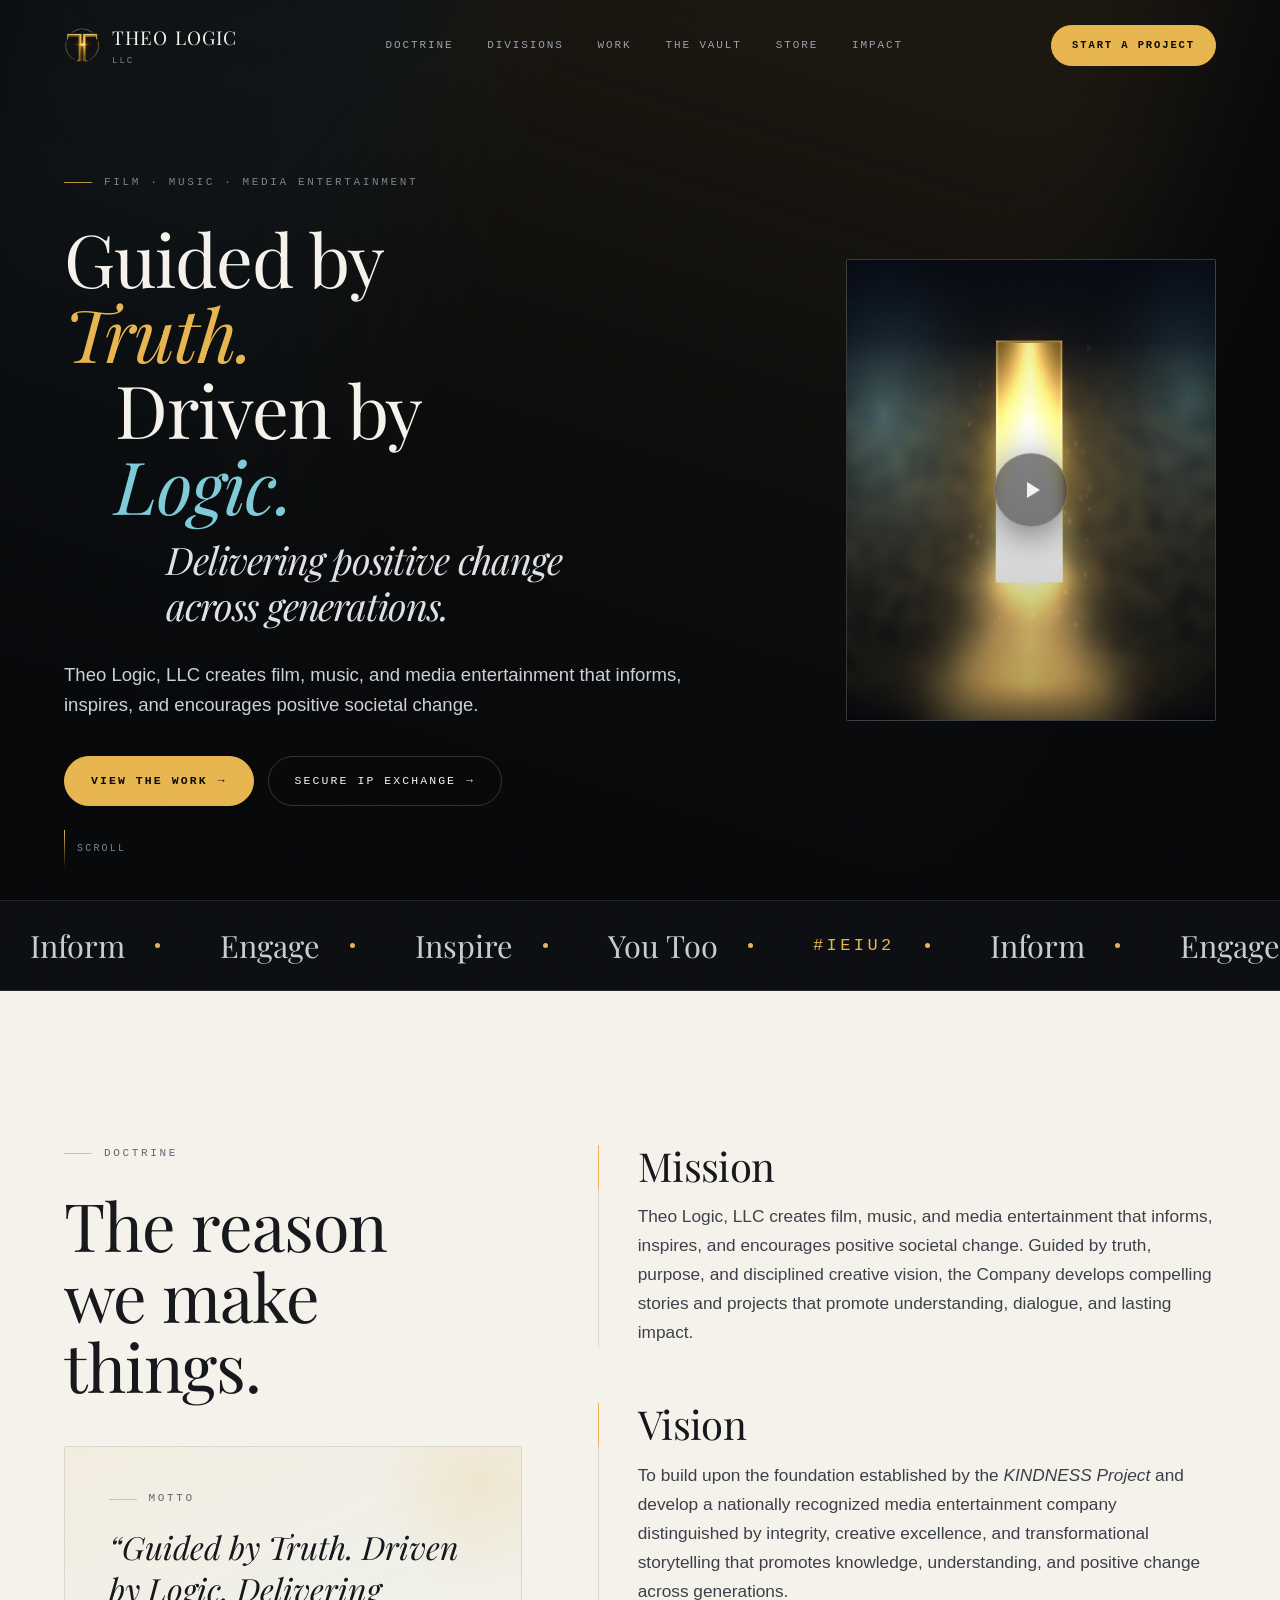
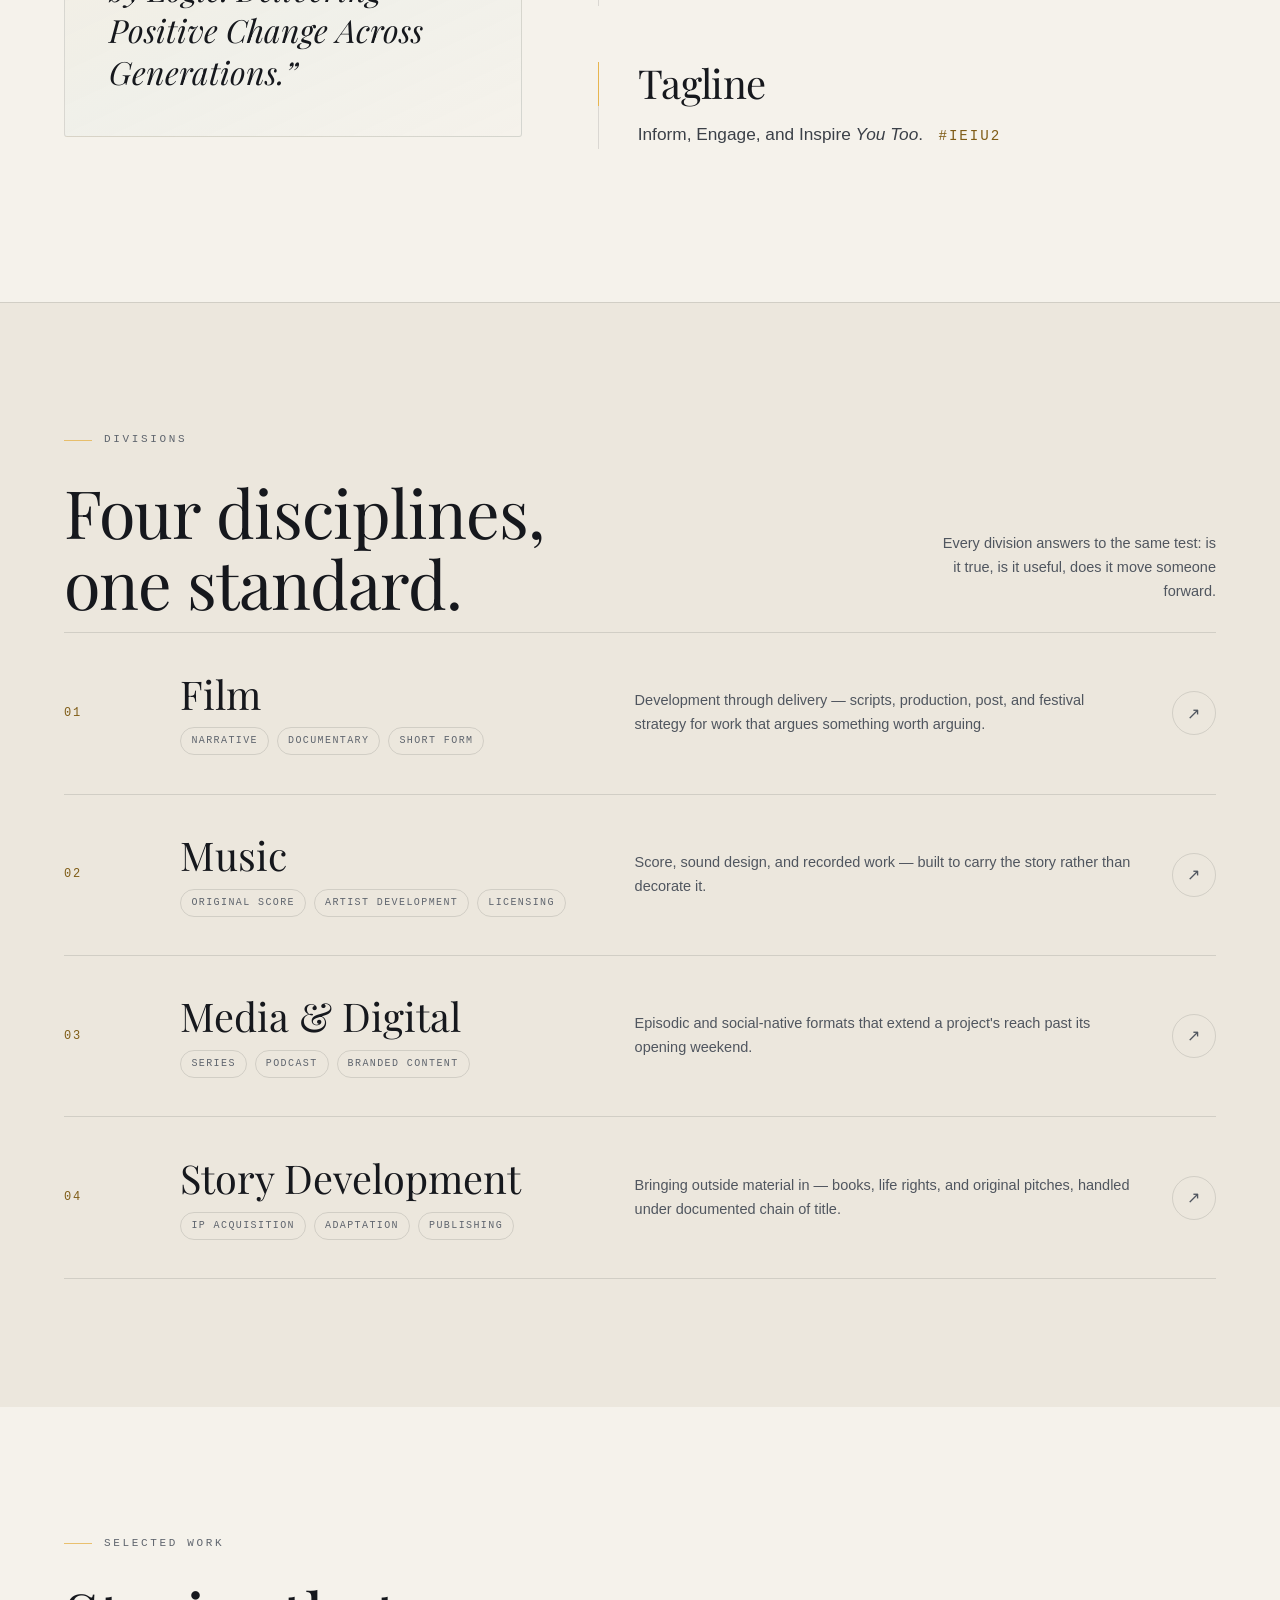
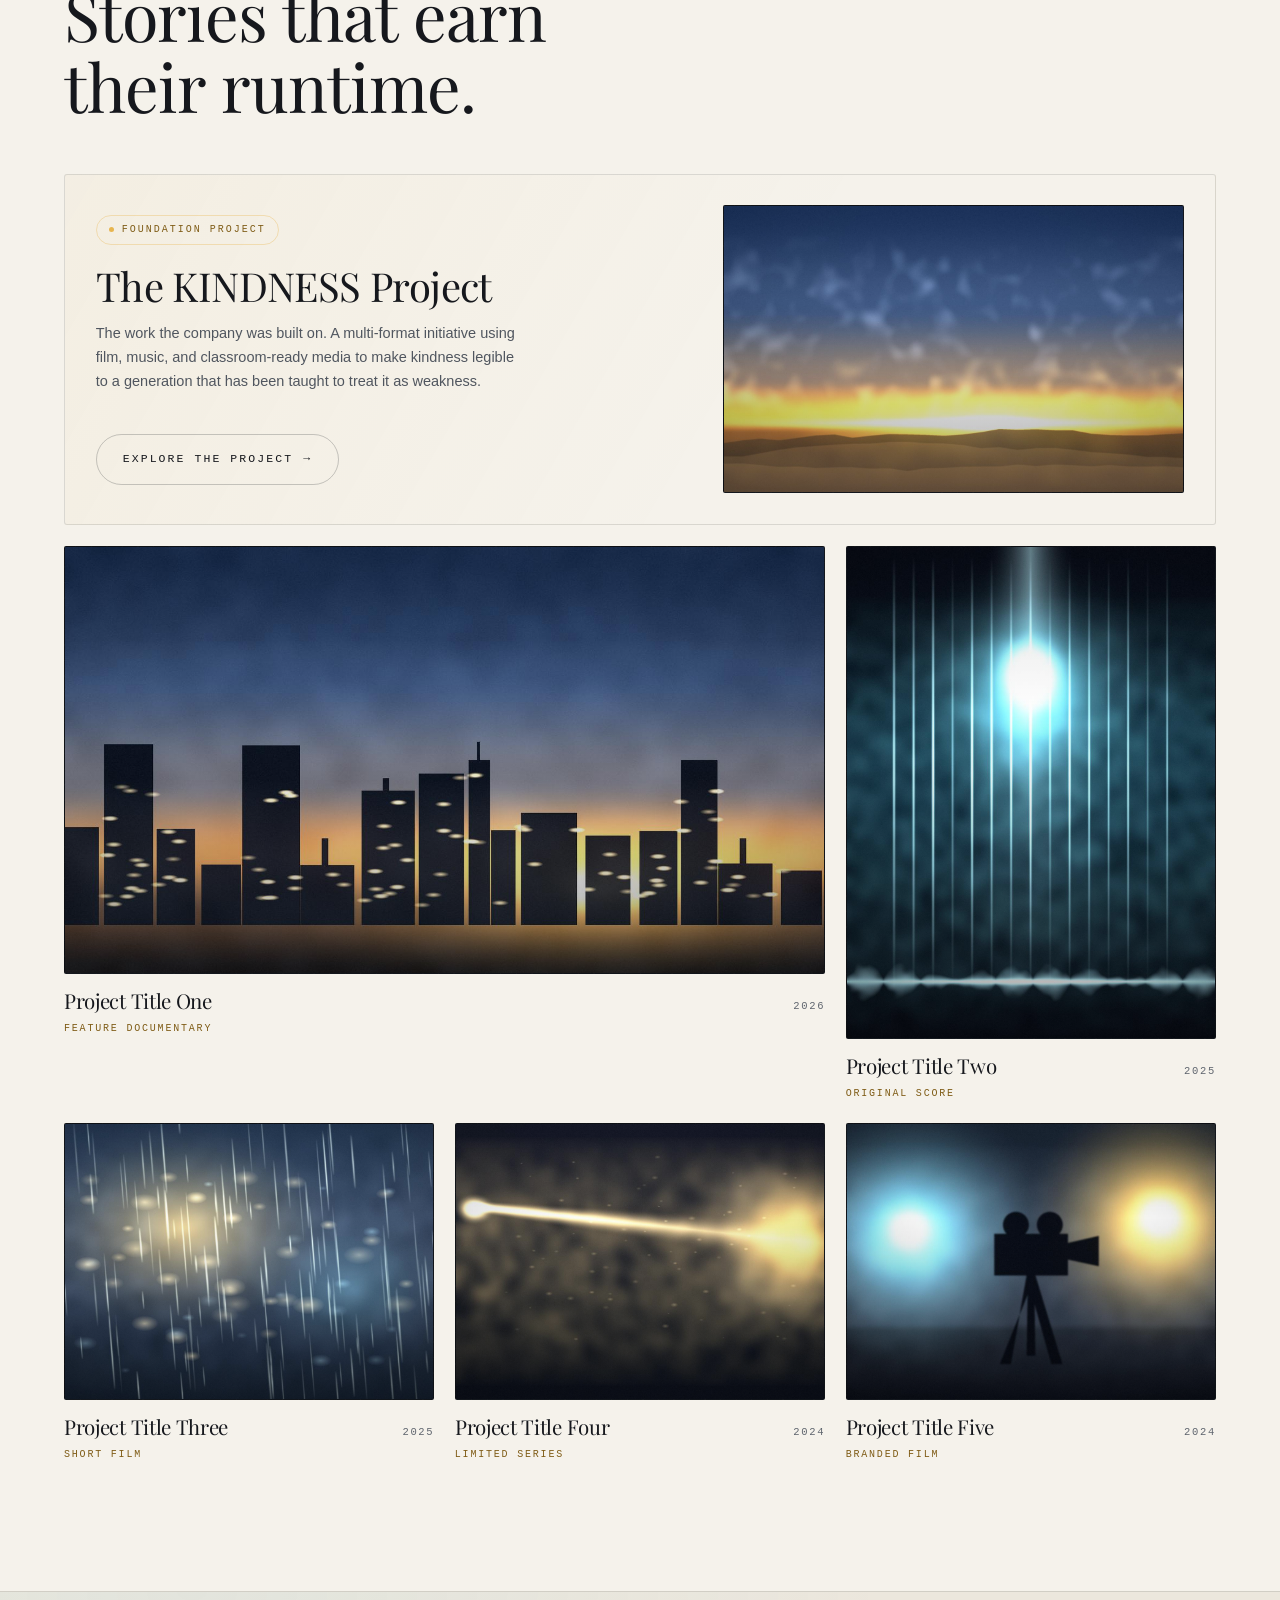
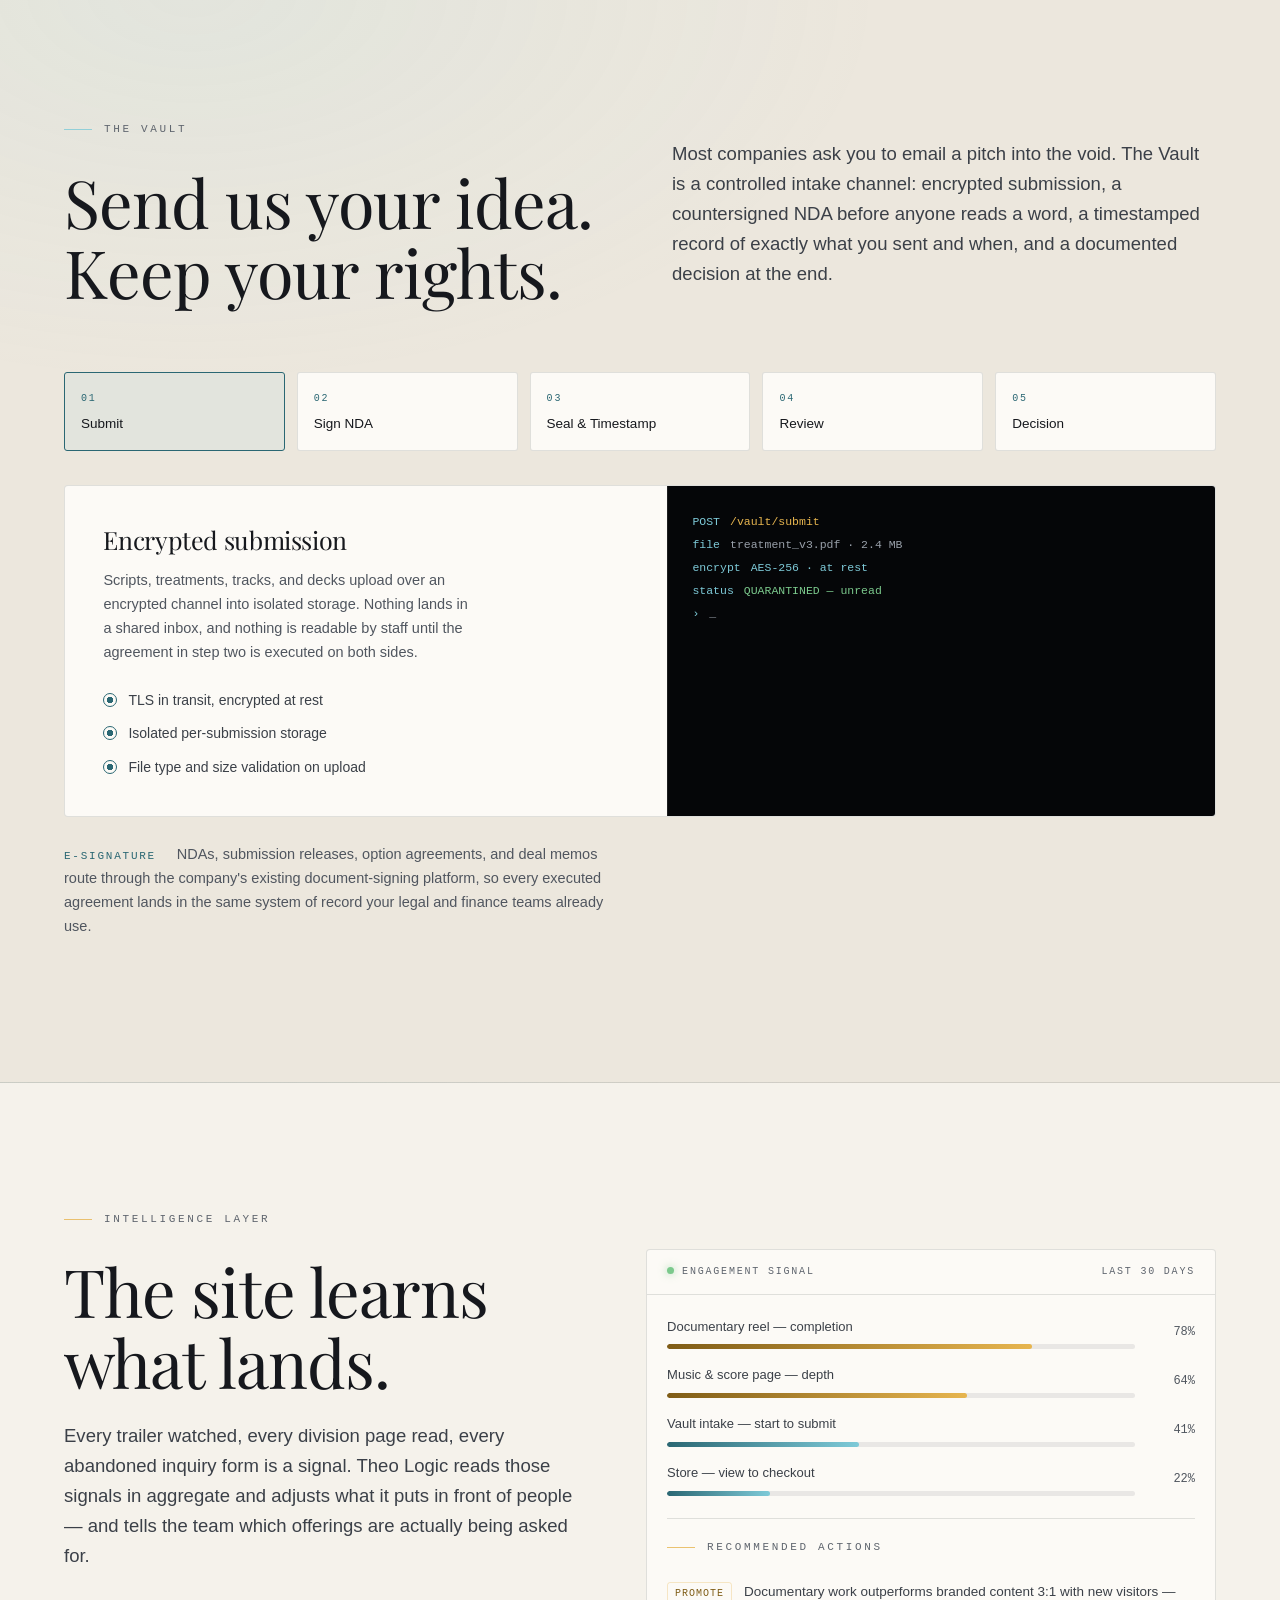
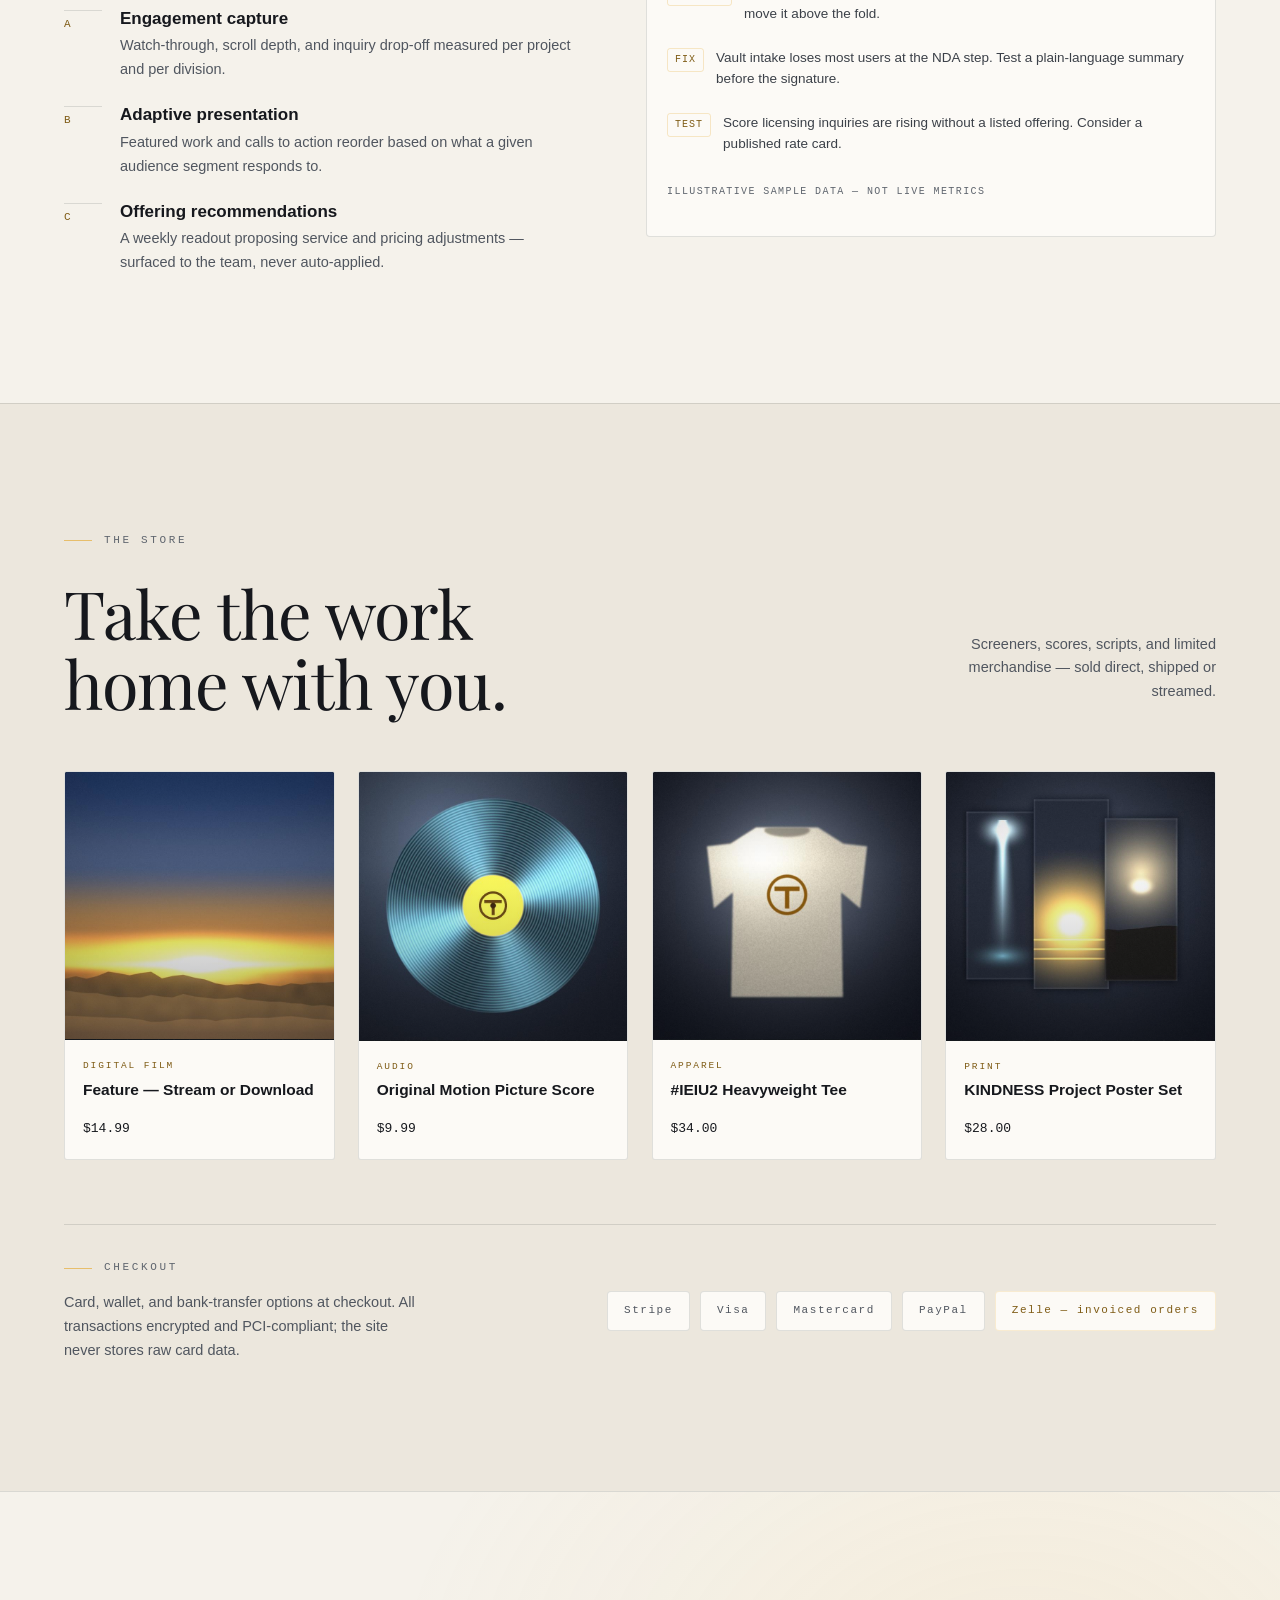
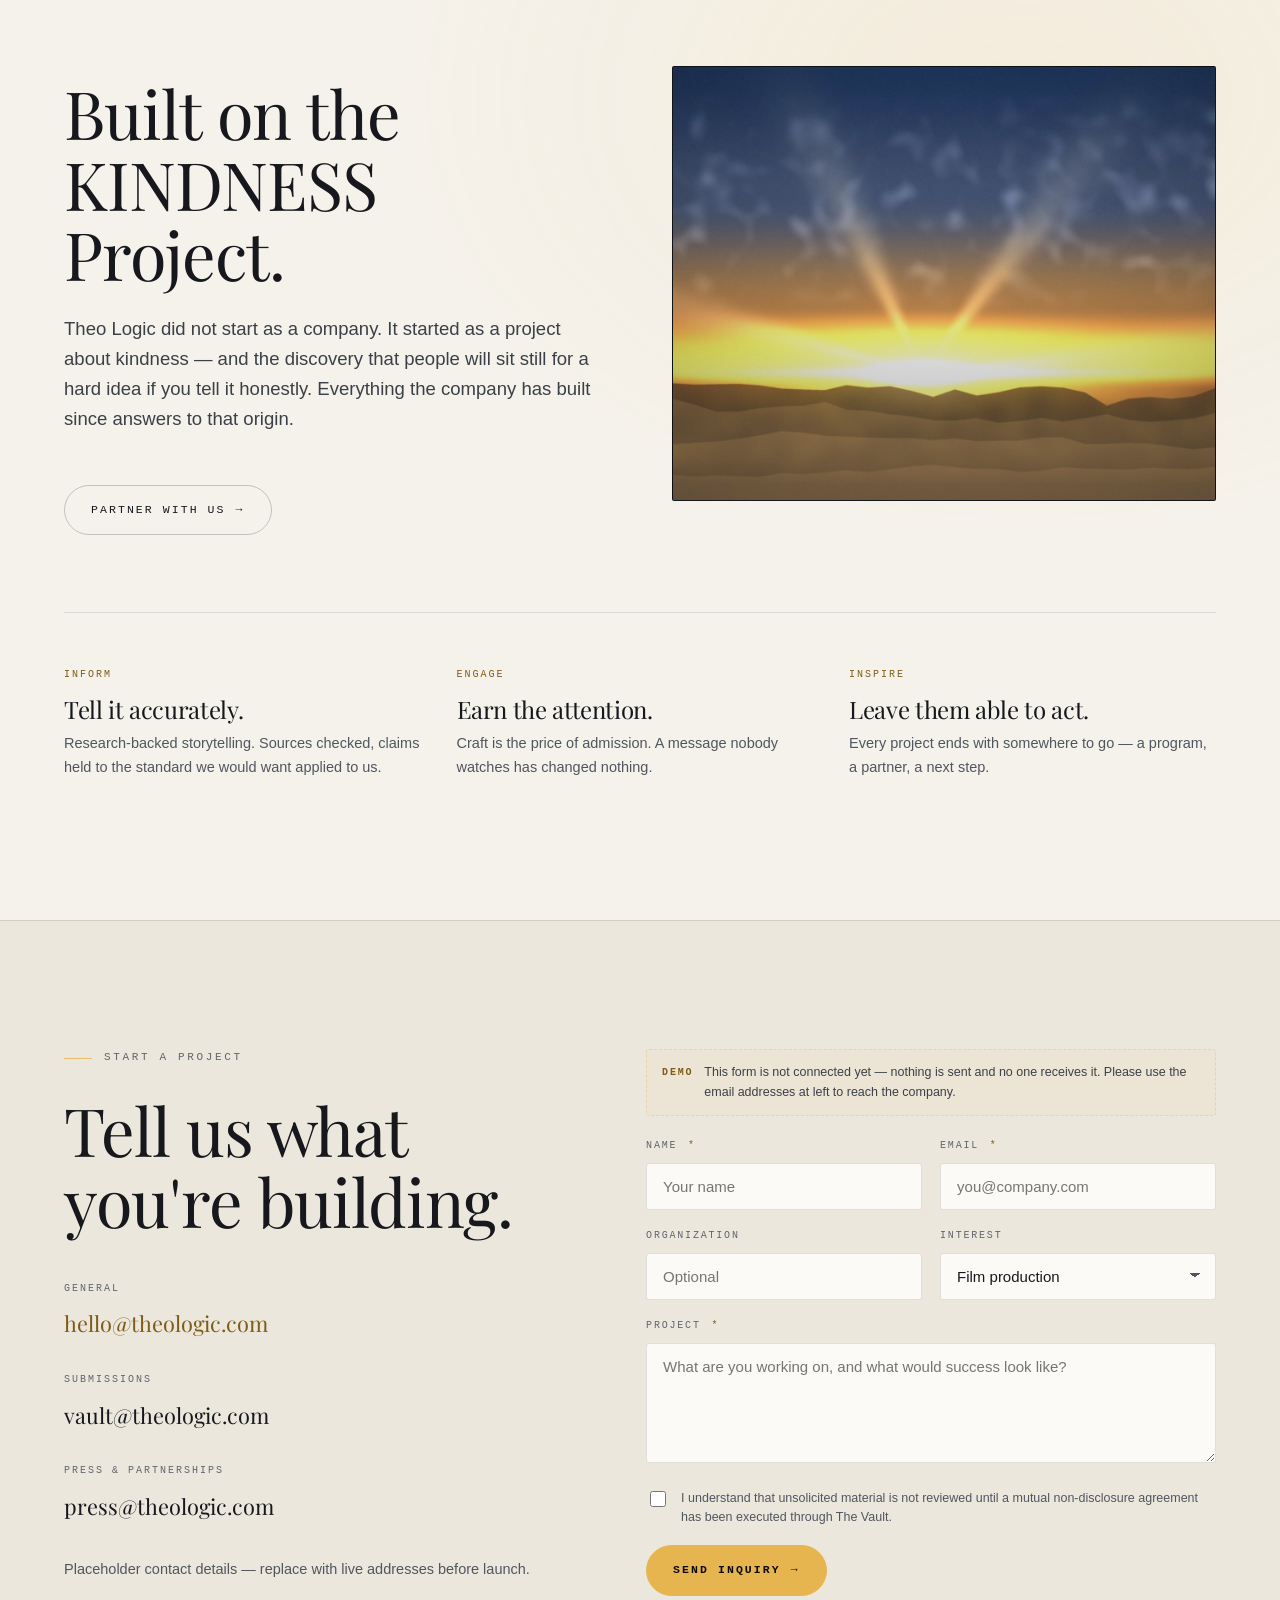
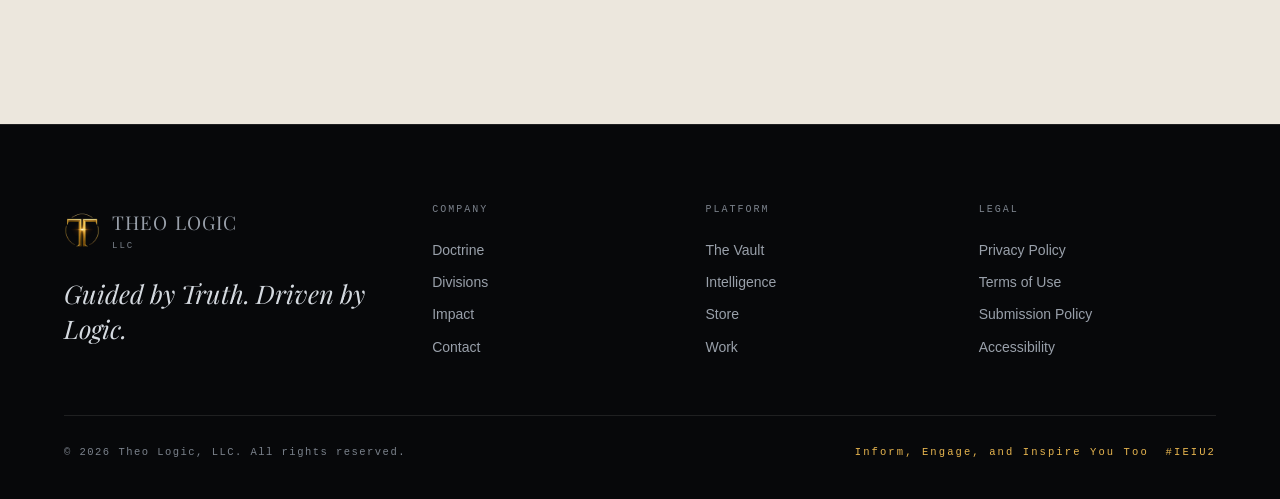
<file: index.html>
<!DOCTYPE html>
<html lang="en">
<head>
<meta charset="utf-8">
<meta name="viewport" content="width=device-width, initial-scale=1">

<title>Theo Logic, LLC — Guided by Truth. Driven by Logic.</title>
<meta name="description" content="Theo Logic, LLC creates film, music, and media entertainment that informs, inspires, and encourages positive societal change.">
<meta name="author" content="Theo Logic, LLC">
<meta name="theme-color" content="#07080A">
<meta name="color-scheme" content="dark">

<!-- ============================================================
     LAUNCH SWITCH — this page is currently UNLISTED
     ------------------------------------------------------------
     The robots meta below and the disallow-all /robots.txt keep this site out of
     search results. To go live:
       1. Delete the robots meta tag directly below.
       2. Replace /robots.txt with an allow rule + sitemap reference.
       3. Replace every https://www.theologic.com with the real domain
          (canonical, og:url, og:image, twitter:image, JSON-LD, and the Sitemap
          line in robots.txt). That domain is a PLACEHOLDER, not confirmed.
       4. Add /sitemap.xml.
     Full list in README.md → "Pre-launch checklist".
     ============================================================ -->
<meta name="robots" content="noindex, nofollow">

<link rel="canonical" href="https://www.theologic.com/">

<!-- Open Graph / social cards. og:image must be an absolute URL to resolve. -->
<meta property="og:type" content="website">
<meta property="og:site_name" content="Theo Logic, LLC">
<meta property="og:title" content="Theo Logic, LLC — Guided by Truth. Driven by Logic.">
<meta property="og:description" content="Film, music, and media entertainment that informs, inspires, and encourages positive societal change.">
<meta property="og:url" content="https://www.theologic.com/">
<meta property="og:image" content="https://www.theologic.com/assets/img/work/kindness-project-first-light.jpg">
<meta property="og:image:alt" content="First light breaking on a cold horizon">
<meta name="twitter:card" content="summary_large_image">
<meta name="twitter:title" content="Theo Logic, LLC — Guided by Truth. Driven by Logic.">
<meta name="twitter:description" content="Film, music, and media entertainment that informs, inspires, and encourages positive societal change.">
<meta name="twitter:image" content="https://www.theologic.com/assets/img/work/kindness-project-first-light.jpg">

<link rel="icon" href="assets/brand/favicon-32.png" type="image/png" sizes="32x32">
<link rel="icon" href="assets/brand/favicon-16.png" type="image/png" sizes="16x16">
<link rel="apple-touch-icon" href="assets/brand/apple-touch-icon.png">

<!-- Preload the display serif: the hero headline is the largest text on the page,
     so fetch its faces before CSS discovers them. crossorigin is required for
     font preloads even on the same origin, or the file downloads twice. -->
<link rel="preload" href="assets/fonts/playfair-display-400.woff2" as="font" type="font/woff2" crossorigin>
<link rel="preload" href="assets/fonts/playfair-display-400-italic.woff2" as="font" type="font/woff2" crossorigin>
<link rel="stylesheet" href="assets/css/styles.css">
<script src="assets/js/main.js" defer></script>

<!-- Without JS, .reveal elements would stay at opacity:0 (blank page), the
     marquee track would render empty, and the nav would never turn solid, leaving
     its light text over the light content sections. Restore a readable static page. -->
<noscript>
  <style>
    .reveal{opacity:1 !important; transform:none !important}
    .marquee{display:none}
    .progress{display:none}
    nav{background:rgba(7,8,10,.96); border-bottom-color:rgba(245,242,235,.10)}
  </style>
</noscript>

<!-- Organization schema. Confirm details and add sameAs profiles before launch. -->
<script type="application/ld+json">
{
  "@context": "https://schema.org",
  "@type": "Organization",
  "name": "Theo Logic, LLC",
  "legalName": "Theo Logic, LLC",
  "url": "https://www.theologic.com/",
  "logo": "https://www.theologic.com/assets/brand/logo-full.png",
  "slogan": "Guided by Truth. Driven by Logic.",
  "description": "Theo Logic, LLC creates film, music, and media entertainment that informs, inspires, and encourages positive societal change.",
  "email": "hello@theologic.com",
  "knowsAbout": ["Film production", "Music and score", "Media and digital", "Story and IP development"]
}
</script>
</head>
<body>

<a class="skip" href="#main">Skip to content</a>

<div class="progress" id="prog" aria-hidden="true"></div>

<!-- ============================ NAV ============================ -->
<nav id="nav" aria-label="Primary">
  <a class="brand" href="#top">
    <img class="mark" src="assets/brand/logo-mark-192.png" width="192" height="192" alt="">
    <span class="brand-txt">THEO LOGIC<small>LLC</small></span>
  </a>
  <div class="navlinks">
    <a href="#doctrine">Doctrine</a>
    <a href="#divisions">Divisions</a>
    <a href="#work">Work</a>
    <a href="#vault">The Vault</a>
    <a href="#store">Store</a>
    <a href="#impact">Impact</a>
  </div>
  <a href="#contact" class="btn btn-solid nav-cta">Start a Project</a>
  <button class="burger" id="burger" type="button"
          aria-label="Open menu" aria-expanded="false" aria-controls="mm"><i></i><i></i></button>
</nav>

<div class="mobile-menu" id="mm">
  <a href="#doctrine">Doctrine</a>
  <a href="#divisions">Divisions</a>
  <a href="#work">Work</a>
  <a href="#vault">The Vault</a>
  <a href="#store">Store</a>
  <a href="#impact">Impact</a>
  <a href="#contact" class="gold">Start a Project</a>
</div>

<main id="main">

<!-- ============================ HERO ============================ -->
<header class="hero" id="top">
  <div class="shaft" aria-hidden="true"></div>
  <div class="shaft two" aria-hidden="true"></div>
  <div class="vignette" aria-hidden="true"></div>
  <div class="wrap hero-grid">
    <div>
      <p class="eyebrow reveal">Film · Music · Media Entertainment</p>
      <h1 class="h-display reveal" data-d="1">
        <span>Guided by <span class="gold ital">Truth.</span></span>
        <span class="l2">Driven by <span class="cyan ital">Logic.</span></span>
        <span class="l3">Delivering positive change<br>across generations.</span>
      </h1>
      <p class="lede reveal" data-d="2">
        Theo Logic, LLC creates film, music, and media entertainment that informs,
        inspires, and encourages positive societal change.
      </p>
      <div class="hero-meta reveal" data-d="3">
        <a href="#work" class="btn btn-solid">View the Work <span class="ar">&rarr;</span></a>
        <a href="#vault" class="btn">Secure IP Exchange <span class="ar">&rarr;</span></a>
      </div>
    </div>
    <div class="reveal" data-d="2">
      <div class="slot reel">
        <!-- Decorative play affordance: no video is wired up yet. -->
        <div class="play" aria-hidden="true"></div>
        <img src="assets/img/hero/doorway-light.jpg"
             width="1400" height="1750"
             fetchpriority="high" decoding="async"
             alt="A doorway open onto light in a dark room">
      </div>
    </div>
  </div>
  <div class="scrollcue" aria-hidden="true"><span class="bar"></span> Scroll</div>
</header>

<!-- ============================ MARQUEE ============================ -->
<div class="marquee" aria-hidden="true">
  <div class="marquee-track" id="track"></div>
</div>

<!-- ============================ DOCTRINE ============================ -->
<section class="doctrine theme-light" id="doctrine" aria-labelledby="doctrine-h">
  <div class="wrap doctrine-grid">
    <div>
      <p class="eyebrow reveal">Doctrine</p>
      <h2 class="h-1 reveal" id="doctrine-h" data-d="1">The reason<br>we make things.</h2>
      <div class="motto-card reveal u-mt-44" data-d="2">
        <p class="eyebrow u-mb-18">Motto</p>
        <blockquote>&ldquo;Guided by Truth. Driven by Logic. Delivering Positive Change Across Generations.&rdquo;</blockquote>
      </div>
    </div>

    <div class="stack">
      <div class="creed reveal">
        <h3 class="h-2">Mission</h3>
        <p>
          Theo Logic, LLC creates film, music, and media entertainment that informs, inspires,
          and encourages positive societal change. Guided by truth, purpose, and disciplined
          creative vision, the Company develops compelling stories and projects that promote
          understanding, dialogue, and lasting impact.
        </p>
      </div>
      <div class="creed reveal" data-d="1">
        <h3 class="h-2">Vision</h3>
        <p>
          To build upon the foundation established by the <em>KINDNESS Project</em> and develop a
          nationally recognized media entertainment company distinguished by integrity, creative
          excellence, and transformational storytelling that promotes knowledge, understanding,
          and positive change across generations.
        </p>
      </div>
      <div class="creed reveal" data-d="2">
        <h3 class="h-2">Tagline</h3>
        <p>
          Inform, Engage, and Inspire <em>You Too</em>.
          <span class="gold mono-inline">&nbsp;#IEIU2</span>
        </p>
      </div>
    </div>
  </div>
</section>

<!-- ============================ DIVISIONS ============================ -->
<section class="divisions theme-light" id="divisions" aria-labelledby="divisions-h">
  <div class="wrap">
    <div class="div-head">
      <div>
        <p class="eyebrow reveal">Divisions</p>
        <h2 class="h-1 reveal" id="divisions-h" data-d="1">Four disciplines,<br>one standard.</h2>
      </div>
      <p class="small reveal note-right" data-d="2">
        Every division answers to the same test: is it true, is it useful, does it move someone forward.
      </p>
    </div>

    <a class="div-row reveal" href="#contact">
      <span class="div-num">01</span>
      <div>
        <div class="div-title">Film</div>
        <div class="div-tags"><span>Narrative</span><span>Documentary</span><span>Short Form</span></div>
      </div>
      <p class="small div-desc u-m0">
        Development through delivery — scripts, production, post, and festival strategy for work that
        argues something worth arguing.
      </p>
      <span class="div-arrow" aria-hidden="true">&#8599;</span>
    </a>

    <a class="div-row reveal" href="#contact">
      <span class="div-num">02</span>
      <div>
        <div class="div-title">Music</div>
        <div class="div-tags"><span>Original Score</span><span>Artist Development</span><span>Licensing</span></div>
      </div>
      <p class="small div-desc u-m0">
        Score, sound design, and recorded work — built to carry the story rather than decorate it.
      </p>
      <span class="div-arrow" aria-hidden="true">&#8599;</span>
    </a>

    <a class="div-row reveal" href="#contact">
      <span class="div-num">03</span>
      <div>
        <div class="div-title">Media &amp; Digital</div>
        <div class="div-tags"><span>Series</span><span>Podcast</span><span>Branded Content</span></div>
      </div>
      <p class="small div-desc u-m0">
        Episodic and social-native formats that extend a project's reach past its opening weekend.
      </p>
      <span class="div-arrow" aria-hidden="true">&#8599;</span>
    </a>

    <a class="div-row reveal" href="#contact">
      <span class="div-num">04</span>
      <div>
        <div class="div-title">Story Development</div>
        <div class="div-tags"><span>IP Acquisition</span><span>Adaptation</span><span>Publishing</span></div>
      </div>
      <p class="small div-desc u-m0">
        Bringing outside material in — books, life rights, and original pitches, handled under
        documented chain of title.
      </p>
      <span class="div-arrow" aria-hidden="true">&#8599;</span>
    </a>
  </div>
</section>

<!-- ============================ WORK ============================ -->
<section class="work theme-light" id="work" aria-labelledby="work-h">
  <div class="wrap">
    <p class="eyebrow reveal">Selected Work</p>
    <h2 class="h-1 reveal" id="work-h" data-d="1">Stories that earn<br>their runtime.</h2>

    <!-- TODO before launch: "Project Title One–Five" and their years are
         placeholders. Replace with real titles, stills, and credits. -->
    <div class="work-grid">
      <div class="feature reveal" data-d="1">
        <div>
          <span class="badge"><i aria-hidden="true"></i> Foundation Project</span>
          <h3 class="h-2">The KINDNESS Project</h3>
          <p class="small u-mt-16 u-mw-52">
            The work the company was built on. A multi-format initiative using film, music, and
            classroom-ready media to make kindness legible to a generation that has been taught
            to treat it as weakness.
          </p>
          <a href="#contact" class="btn u-mt-26">Explore the Project <span class="ar">&rarr;</span></a>
        </div>
        <div class="slot">
          <img src="assets/img/work/kindness-project-first-light.jpg"
               width="1400" height="880" loading="lazy" decoding="async"
               alt="First light breaking on a cold horizon">
        </div>
      </div>

      <div class="card c8 reveal">
        <div class="slot wide">
          <img src="assets/img/work/city-skyline-dusk.jpg"
               width="1400" height="790" loading="lazy" decoding="async"
               alt="City skyline at dusk">
        </div>
        <div class="card-meta"><h4>Project Title One</h4><span class="yr">2026</span></div>
        <div class="card-kind">Feature Documentary</div>
      </div>

      <div class="card c4 tall reveal" data-d="1">
        <div class="slot">
          <img src="assets/img/work/struck-strings-waveform.jpg"
               width="1050" height="1400" loading="lazy" decoding="async"
               alt="Struck strings of light over a waveform">
        </div>
        <div class="card-meta"><h4>Project Title Two</h4><span class="yr">2025</span></div>
        <div class="card-kind">Original Score</div>
      </div>

      <div class="card c4 reveal">
        <div class="slot">
          <img src="assets/img/work/rain-on-glass.jpg"
               width="1200" height="900" loading="lazy" decoding="async"
               alt="Rain on glass with distant lights">
        </div>
        <div class="card-meta"><h4>Project Title Three</h4><span class="yr">2025</span></div>
        <div class="card-kind">Short Film</div>
      </div>

      <div class="card c4 reveal" data-d="1">
        <div class="slot">
          <img src="assets/img/work/projector-beam.jpg"
               width="1200" height="900" loading="lazy" decoding="async"
               alt="A projector beam cutting through a dark room">
        </div>
        <div class="card-meta"><h4>Project Title Four</h4><span class="yr">2024</span></div>
        <div class="card-kind">Limited Series</div>
      </div>

      <div class="card c4 reveal" data-d="2">
        <div class="slot">
          <img src="assets/img/work/camera-tripod-gold-cyan.jpg"
               width="1200" height="900" loading="lazy" decoding="async"
               alt="A camera on a tripod between gold and cyan light">
        </div>
        <div class="card-meta"><h4>Project Title Five</h4><span class="yr">2024</span></div>
        <div class="card-kind">Branded Film</div>
      </div>
    </div>
  </div>
</section>

<!-- ============================ THE VAULT ============================ -->
<section class="vault theme-light" id="vault" aria-labelledby="vault-h">
  <div class="wrap">
    <div class="vault-top">
      <div>
        <p class="eyebrow cool reveal">The Vault</p>
        <h2 class="h-1 reveal" id="vault-h" data-d="1">Send us your idea.<br>Keep your rights.</h2>
      </div>
      <p class="lede reveal" data-d="2">
        Most companies ask you to email a pitch into the void. The Vault is a controlled intake
        channel: encrypted submission, a countersigned NDA before anyone reads a word, a timestamped
        record of exactly what you sent and when, and a documented decision at the end.
      </p>
    </div>

    <!-- Tab pattern: each button controls the panel below. Arrow/Home/End keys
         move between steps — see assets/js/main.js → "Vault step panel". -->
    <div class="flow" id="flow" role="tablist" aria-label="Vault submission process">
      <button class="step on" type="button" role="tab" id="vault-tab-0"
              aria-selected="true" aria-controls="vault-panel" data-i="0"><span class="n">01</span><span class="t">Submit</span></button>
      <button class="step" type="button" role="tab" id="vault-tab-1" tabindex="-1"
              aria-selected="false" aria-controls="vault-panel" data-i="1"><span class="n">02</span><span class="t">Sign NDA</span></button>
      <button class="step" type="button" role="tab" id="vault-tab-2" tabindex="-1"
              aria-selected="false" aria-controls="vault-panel" data-i="2"><span class="n">03</span><span class="t">Seal &amp; Timestamp</span></button>
      <button class="step" type="button" role="tab" id="vault-tab-3" tabindex="-1"
              aria-selected="false" aria-controls="vault-panel" data-i="3"><span class="n">04</span><span class="t">Review</span></button>
      <button class="step" type="button" role="tab" id="vault-tab-4" tabindex="-1"
              aria-selected="false" aria-controls="vault-panel" data-i="4"><span class="n">05</span><span class="t">Decision</span></button>
    </div>

    <div class="panel" id="vault-panel" role="tabpanel" aria-labelledby="vault-tab-0" tabindex="0">
      <div class="panel-body">
        <h3 class="h-3" id="pTitle">Encrypted submission</h3>
        <p class="small" id="pBody">
          Scripts, treatments, tracks, and decks upload over an encrypted channel into isolated
          storage. Nothing lands in a shared inbox, and nothing is readable by staff until the
          agreement in step two is executed on both sides.
        </p>
        <ul class="checks" id="pList">
          <li>TLS in transit, encrypted at rest</li>
          <li>Isolated per-submission storage</li>
          <li>File type and size validation on upload</li>
        </ul>
      </div>
      <!-- Illustrative console output, not a live system view. Hidden from AT
           because it is decorative; the panel text carries the meaning. -->
      <div class="term theme-dark" id="term" aria-hidden="true"></div>
    </div>

    <p class="small reveal u-mt-26 u-mw-70">
      <span class="cyan mono-label">E-SIGNATURE&nbsp;&nbsp;</span>
      NDAs, submission releases, option agreements, and deal memos route through the company's
      existing document-signing platform, so every executed agreement lands in the same system of
      record your legal and finance teams already use.
    </p>
  </div>
</section>

<!-- ============================ INTELLIGENCE ============================ -->
<section class="intel theme-light" id="intel" aria-labelledby="intel-h">
  <div class="wrap intel-grid">
    <div>
      <p class="eyebrow reveal">Intelligence Layer</p>
      <h2 class="h-1 reveal" id="intel-h" data-d="1">The site learns<br>what lands.</h2>
      <p class="lede reveal u-mt-24" data-d="2">
        Every trailer watched, every division page read, every abandoned inquiry form is a signal.
        Theo Logic reads those signals in aggregate and adjusts what it puts in front of people —
        and tells the team which offerings are actually being asked for.
      </p>

      <div class="feat-list">
        <div class="feat reveal"><span class="idx" aria-hidden="true">A</span>
          <div><h4>Engagement capture</h4>
          <p class="small u-m0">Watch-through, scroll depth, and inquiry drop-off measured per project and per division.</p></div>
        </div>
        <div class="feat reveal" data-d="1"><span class="idx" aria-hidden="true">B</span>
          <div><h4>Adaptive presentation</h4>
          <p class="small u-m0">Featured work and calls to action reorder based on what a given audience segment responds to.</p></div>
        </div>
        <div class="feat reveal" data-d="2"><span class="idx" aria-hidden="true">C</span>
          <div><h4>Offering recommendations</h4>
          <p class="small u-m0">A weekly readout proposing service and pricing adjustments — surfaced to the team, never auto-applied.</p></div>
        </div>
      </div>
    </div>

    <!-- Sample dashboard. Bar widths come from data-w and are illustrative only;
         no analytics are collected by this page. -->
    <div class="dash reveal" data-d="1" id="dash">
      <div class="dash-hd"><span><span class="dot" aria-hidden="true"></span>Engagement Signal</span><span>Last 30 days</span></div>
      <div class="dash-body">
        <div class="bar-row">
          <div><div class="lb" id="bar-1">Documentary reel — completion</div>
            <div class="track" role="img" aria-labelledby="bar-1"><div class="fill" data-w="78"></div></div></div>
          <div class="pct">78%</div>
        </div>
        <div class="bar-row">
          <div><div class="lb" id="bar-2">Music &amp; score page — depth</div>
            <div class="track" role="img" aria-labelledby="bar-2"><div class="fill" data-w="64"></div></div></div>
          <div class="pct">64%</div>
        </div>
        <div class="bar-row">
          <div><div class="lb" id="bar-3">Vault intake — start to submit</div>
            <div class="track" role="img" aria-labelledby="bar-3"><div class="fill c" data-w="41"></div></div></div>
          <div class="pct">41%</div>
        </div>
        <div class="bar-row">
          <div><div class="lb" id="bar-4">Store — view to checkout</div>
            <div class="track" role="img" aria-labelledby="bar-4"><div class="fill c" data-w="22"></div></div></div>
          <div class="pct">22%</div>
        </div>

        <div class="rec">
          <p class="eyebrow u-mb-14">Recommended actions</p>
          <div class="rec-item"><span class="ic">PROMOTE</span><span>Documentary work outperforms branded content 3:1 with new visitors — move it above the fold.</span></div>
          <div class="rec-item"><span class="ic">FIX</span><span>Vault intake loses most users at the NDA step. Test a plain-language summary before the signature.</span></div>
          <div class="rec-item"><span class="ic">TEST</span><span>Score licensing inquiries are rising without a listed offering. Consider a published rate card.</span></div>
        </div>
        <p class="disclaimer">Illustrative sample data — not live metrics</p>
      </div>
    </div>
  </div>
</section>

<!-- ============================ STORE ============================ -->
<section class="store theme-light" id="store" aria-labelledby="store-h">
  <div class="wrap">
    <div class="div-head">
      <div>
        <p class="eyebrow reveal">The Store</p>
        <h2 class="h-1 reveal" id="store-h" data-d="1">Take the work<br>home with you.</h2>
      </div>
      <p class="small reveal note-right" data-d="2">
        Screeners, scores, scripts, and limited merchandise — sold direct, shipped or streamed.
      </p>
    </div>

    <!-- TODO before launch: products, prices, and imagery are placeholders and
         there is no cart or checkout. Wire to a payment provider before selling. -->
    <div class="prods">
      <div class="prod reveal">
        <div class="slot">
          <img src="assets/img/store/feature-film-digital.jpg"
               width="760" height="760" loading="lazy" decoding="async"
               alt="Feature film — digital edition">
        </div>
        <div class="prod-info"><span class="kind">Digital Film</span><h4>Feature — Stream or Download</h4><span class="pr">$14.99</span></div>
      </div>
      <div class="prod reveal" data-d="1">
        <div class="slot">
          <img src="assets/img/store/score-vinyl.jpg"
               width="760" height="760" loading="lazy" decoding="async"
               alt="Original motion picture score on vinyl">
        </div>
        <div class="prod-info"><span class="kind">Audio</span><h4>Original Motion Picture Score</h4><span class="pr">$9.99</span></div>
      </div>
      <div class="prod reveal" data-d="2">
        <div class="slot">
          <img src="assets/img/store/ieiu2-tee.jpg"
               width="760" height="760" loading="lazy" decoding="async"
               alt="#IEIU2 heavyweight tee">
        </div>
        <div class="prod-info"><span class="kind">Apparel</span><h4>#IEIU2 Heavyweight Tee</h4><span class="pr">$34.00</span></div>
      </div>
      <div class="prod reveal" data-d="3">
        <div class="slot">
          <img src="assets/img/store/kindness-poster-set.jpg"
               width="760" height="760" loading="lazy" decoding="async"
               alt="KINDNESS Project poster set">
        </div>
        <div class="prod-info"><span class="kind">Print</span><h4>KINDNESS Project Poster Set</h4><span class="pr">$28.00</span></div>
      </div>
    </div>

    <div class="pay">
      <div>
        <p class="eyebrow u-mb-14">Checkout</p>
        <p class="small u-m0 u-mw-44">
          Card, wallet, and bank-transfer options at checkout. All transactions encrypted and
          PCI-compliant; the site never stores raw card data.
        </p>
      </div>
      <div class="pay-chips">
        <span class="chip">Stripe</span>
        <span class="chip">Visa</span>
        <span class="chip">Mastercard</span>
        <span class="chip">PayPal</span>
        <span class="chip note">Zelle — invoiced orders</span>
      </div>
    </div>
  </div>
</section>

<!-- ============================ IMPACT ============================ -->
<section class="impact theme-light" id="impact" aria-labelledby="impact-h">
  <div class="wrap">
    <div class="impact-grid">
      <div>
        <p class="eyebrow reveal">Impact</p>
        <h2 class="h-1 reveal" id="impact-h" data-d="1">Built on the<br>KINDNESS Project.</h2>
        <p class="lede reveal u-mt-24" data-d="2">
          Theo Logic did not start as a company. It started as a project about kindness — and the
          discovery that people will sit still for a hard idea if you tell it honestly. Everything
          the company has built since answers to that origin.
        </p>
        <a href="#contact" class="btn reveal u-mt-32" data-d="3">Partner With Us <span class="ar">&rarr;</span></a>
      </div>
      <div class="reveal" data-d="2">
        <div class="slot">
          <img src="assets/img/impact/layered-ridges-dawn.jpg"
               width="1250" height="1000" loading="lazy" decoding="async"
               alt="Layered ridges receding into a warm dawn">
        </div>
      </div>
    </div>

    <div class="pillars">
      <div class="pillar reveal">
        <p class="k">Inform</p><h4>Tell it accurately.</h4>
        <p class="small u-m0">Research-backed storytelling. Sources checked, claims held to the standard we would want applied to us.</p>
      </div>
      <div class="pillar reveal" data-d="1">
        <p class="k">Engage</p><h4>Earn the attention.</h4>
        <p class="small u-m0">Craft is the price of admission. A message nobody watches has changed nothing.</p>
      </div>
      <div class="pillar reveal" data-d="2">
        <p class="k">Inspire</p><h4>Leave them able to act.</h4>
        <p class="small u-m0">Every project ends with somewhere to go — a program, a partner, a next step.</p>
      </div>
    </div>
  </div>
</section>

<!-- ============================ CONTACT ============================ -->
<section class="contact theme-light" id="contact" aria-labelledby="contact-h">
  <div class="wrap contact-grid">
    <div>
      <p class="eyebrow reveal">Start a Project</p>
      <h2 class="h-1 reveal" id="contact-h" data-d="1">Tell us what<br>you're building.</h2>
      <div class="contact-info reveal u-mt-48" data-d="2">
        <div class="ci"><h4>General</h4><p class="gold"><a href="mailto:hello@theologic.com">hello@theologic.com</a></p></div>
        <div class="ci"><h4>Submissions</h4><p><a href="mailto:vault@theologic.com">vault@theologic.com</a></p></div>
        <div class="ci"><h4>Press &amp; Partnerships</h4><p><a href="mailto:press@theologic.com">press@theologic.com</a></p></div>
        <p class="small u-m0">Placeholder contact details — replace with live addresses before launch.</p>
      </div>
    </div>

    <!-- ------------------------------------------------------------------
         INQUIRY FORM — NOT CONNECTED TO A BACKEND
         The markup is production-ready: named fields, associated labels, native
         validation, autocomplete hints, honeypot, and a live status region.
         There is no endpoint, so main.js intercepts submit and says so plainly
         rather than faking success.
         TO WIRE IT UP: add action="<endpoint>" method="post" to the form and
         remove the data-demo attribute. main.js then stops intercepting and the
         browser posts natively. A hosted service (Formspree, Basin, Netlify
         Forms) needs no server of your own and works on GitHub Pages.
         ------------------------------------------------------------------ -->
    <form class="reveal" data-d="1" id="inquiry" data-demo>
      <p class="form-notice">
        <b>Demo</b>
        <span>This form is not connected yet — nothing is sent and no one receives it.
        Please use the email addresses at left to reach the company.</span>
      </p>
      <div class="f2">
        <div>
          <label for="contact-name">Name <span class="req" aria-hidden="true">*</span></label>
          <input id="contact-name" name="name" type="text" placeholder="Your name"
                 autocomplete="name" required>
        </div>
        <div>
          <label for="contact-email">Email <span class="req" aria-hidden="true">*</span></label>
          <input id="contact-email" name="email" type="email" placeholder="you@company.com"
                 autocomplete="email" inputmode="email" required>
        </div>
      </div>
      <div class="f2">
        <div>
          <label for="contact-org">Organization</label>
          <input id="contact-org" name="organization" type="text" placeholder="Optional"
                 autocomplete="organization">
        </div>
        <div>
          <label for="contact-interest">Interest</label>
          <select id="contact-interest" name="interest">
            <option>Film production</option>
            <option>Music &amp; score</option>
            <option>Media &amp; digital</option>
            <option>Story / IP submission</option>
            <option>Partnership or sponsorship</option>
            <option>Press</option>
          </select>
        </div>
      </div>
      <div>
        <label for="contact-project">Project <span class="req" aria-hidden="true">*</span></label>
        <textarea id="contact-project" name="project" required
                  placeholder="What are you working on, and what would success look like?"></textarea>
      </div>
      <label class="consent">
        <input type="checkbox" name="nda_ack" value="yes" required>
        I understand that unsolicited material is not reviewed until a mutual non-disclosure
        agreement has been executed through The Vault.
      </label>
      <!-- Honeypot: hidden from people, tempting to bots. Reject non-empty server-side. -->
      <input type="text" name="_honey" tabindex="-1" autocomplete="off" class="sr-only" aria-hidden="true">
      <button class="btn btn-solid u-js-start" type="submit">Send Inquiry <span class="ar">&rarr;</span></button>
      <p class="form-status" id="form-status" role="status" aria-live="polite"></p>
    </form>
  </div>
</section>

</main>

<!-- ============================ FOOTER ============================ -->
<footer>
  <div class="wrap">
    <div class="foot-top">
      <div class="foot-col">
        <a class="brand u-mb-4" href="#top">
          <img class="mark" src="assets/brand/logo-mark-192.png" width="192" height="192" alt="">
          <span class="brand-txt">THEO LOGIC<small>LLC</small></span>
        </a>
        <p class="foot-motto">Guided by Truth. Driven by Logic.</p>
      </div>
      <div class="foot-col"><h5>Company</h5>
        <a href="#doctrine">Doctrine</a><a href="#divisions">Divisions</a><a href="#impact">Impact</a><a href="#contact">Contact</a>
      </div>
      <div class="foot-col"><h5>Platform</h5>
        <a href="#vault">The Vault</a><a href="#intel">Intelligence</a><a href="#store">Store</a><a href="#work">Work</a>
      </div>
      <!-- These pages are scaffolded with the correct structure, but their body
           copy is drafting guidance awaiting the client's attorney. See each
           page's .doc-draft banner and README.md → "Known placeholders". -->
      <div class="foot-col"><h5>Legal</h5>
        <a href="pages/privacy.html">Privacy Policy</a><a href="pages/terms.html">Terms of Use</a><a href="pages/submission-policy.html">Submission Policy</a><a href="pages/accessibility.html">Accessibility</a>
      </div>
    </div>
    <div class="foot-bot">
      <span>&copy; 2026 Theo Logic, LLC. All rights reserved.</span>
      <span class="hashtag">Inform, Engage, and Inspire You Too &nbsp;#IEIU2</span>
    </div>
  </div>
</footer>

</body>
</html>
</file>
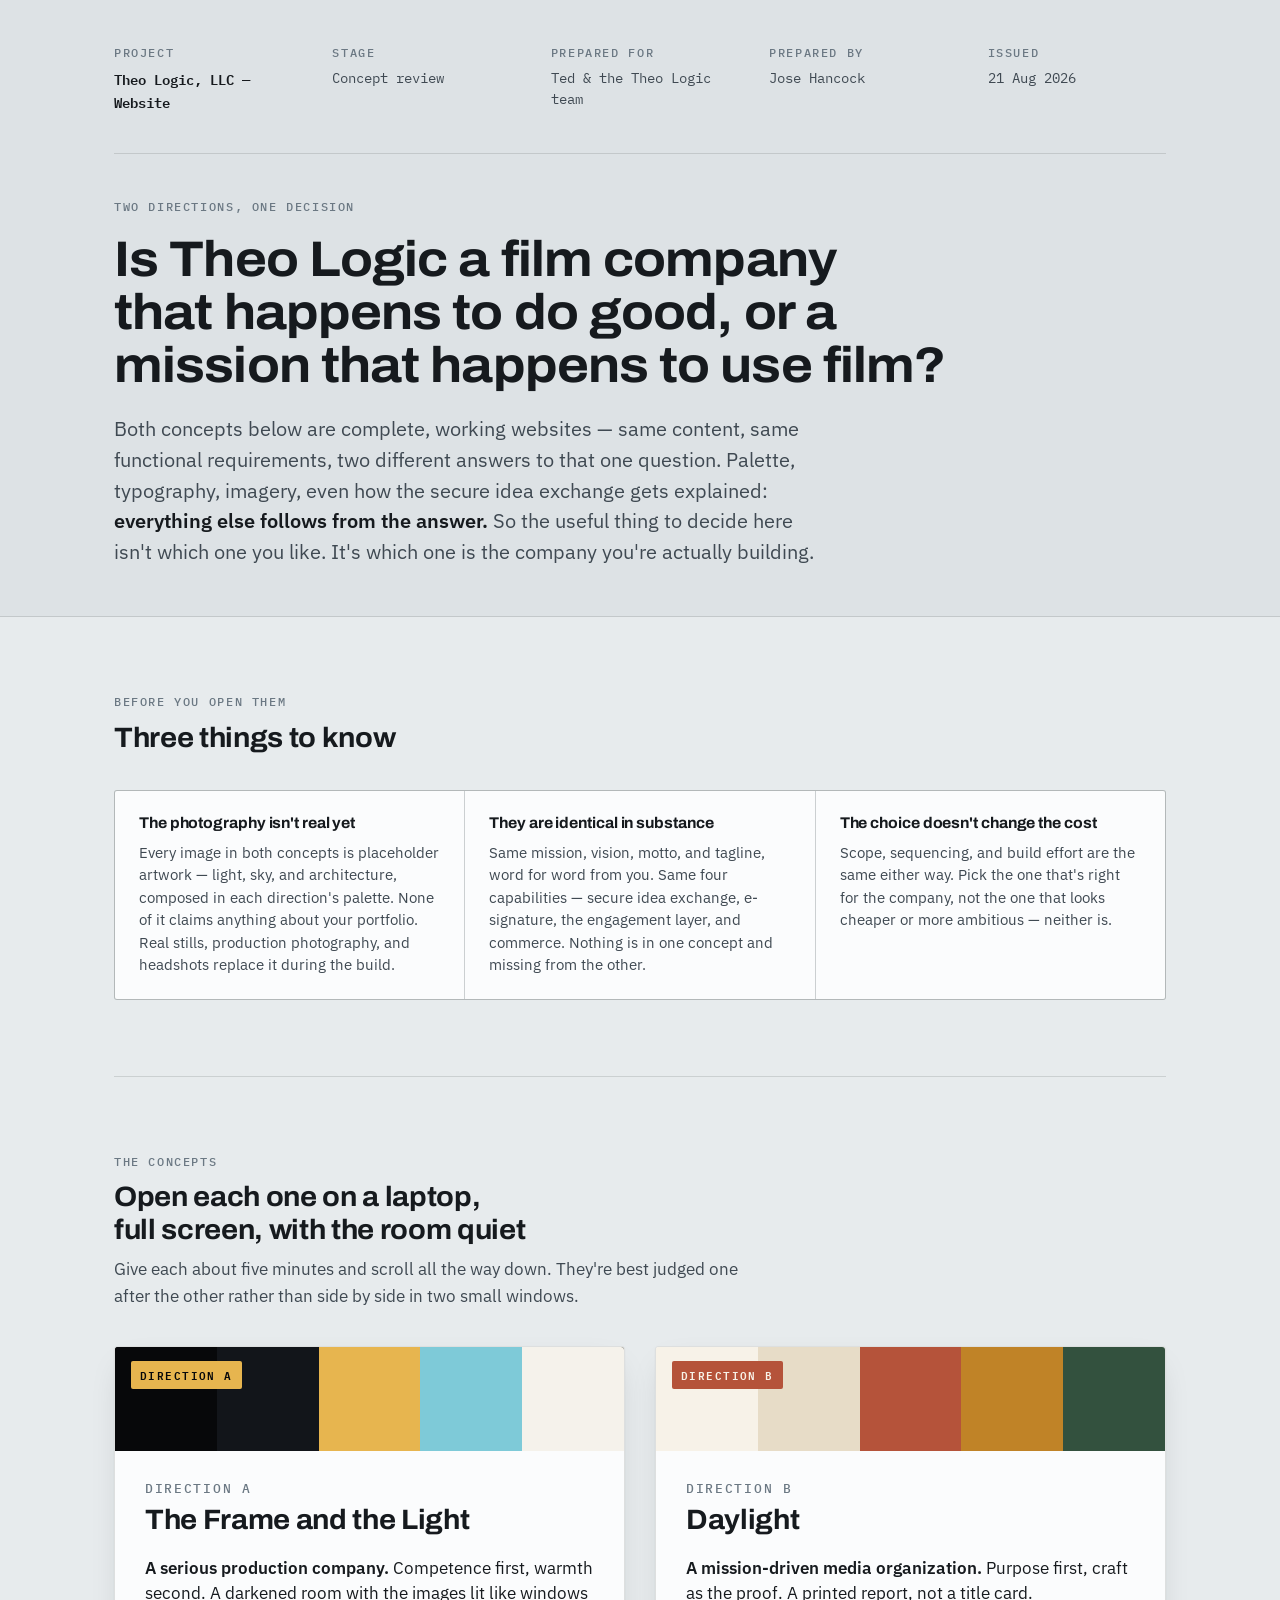
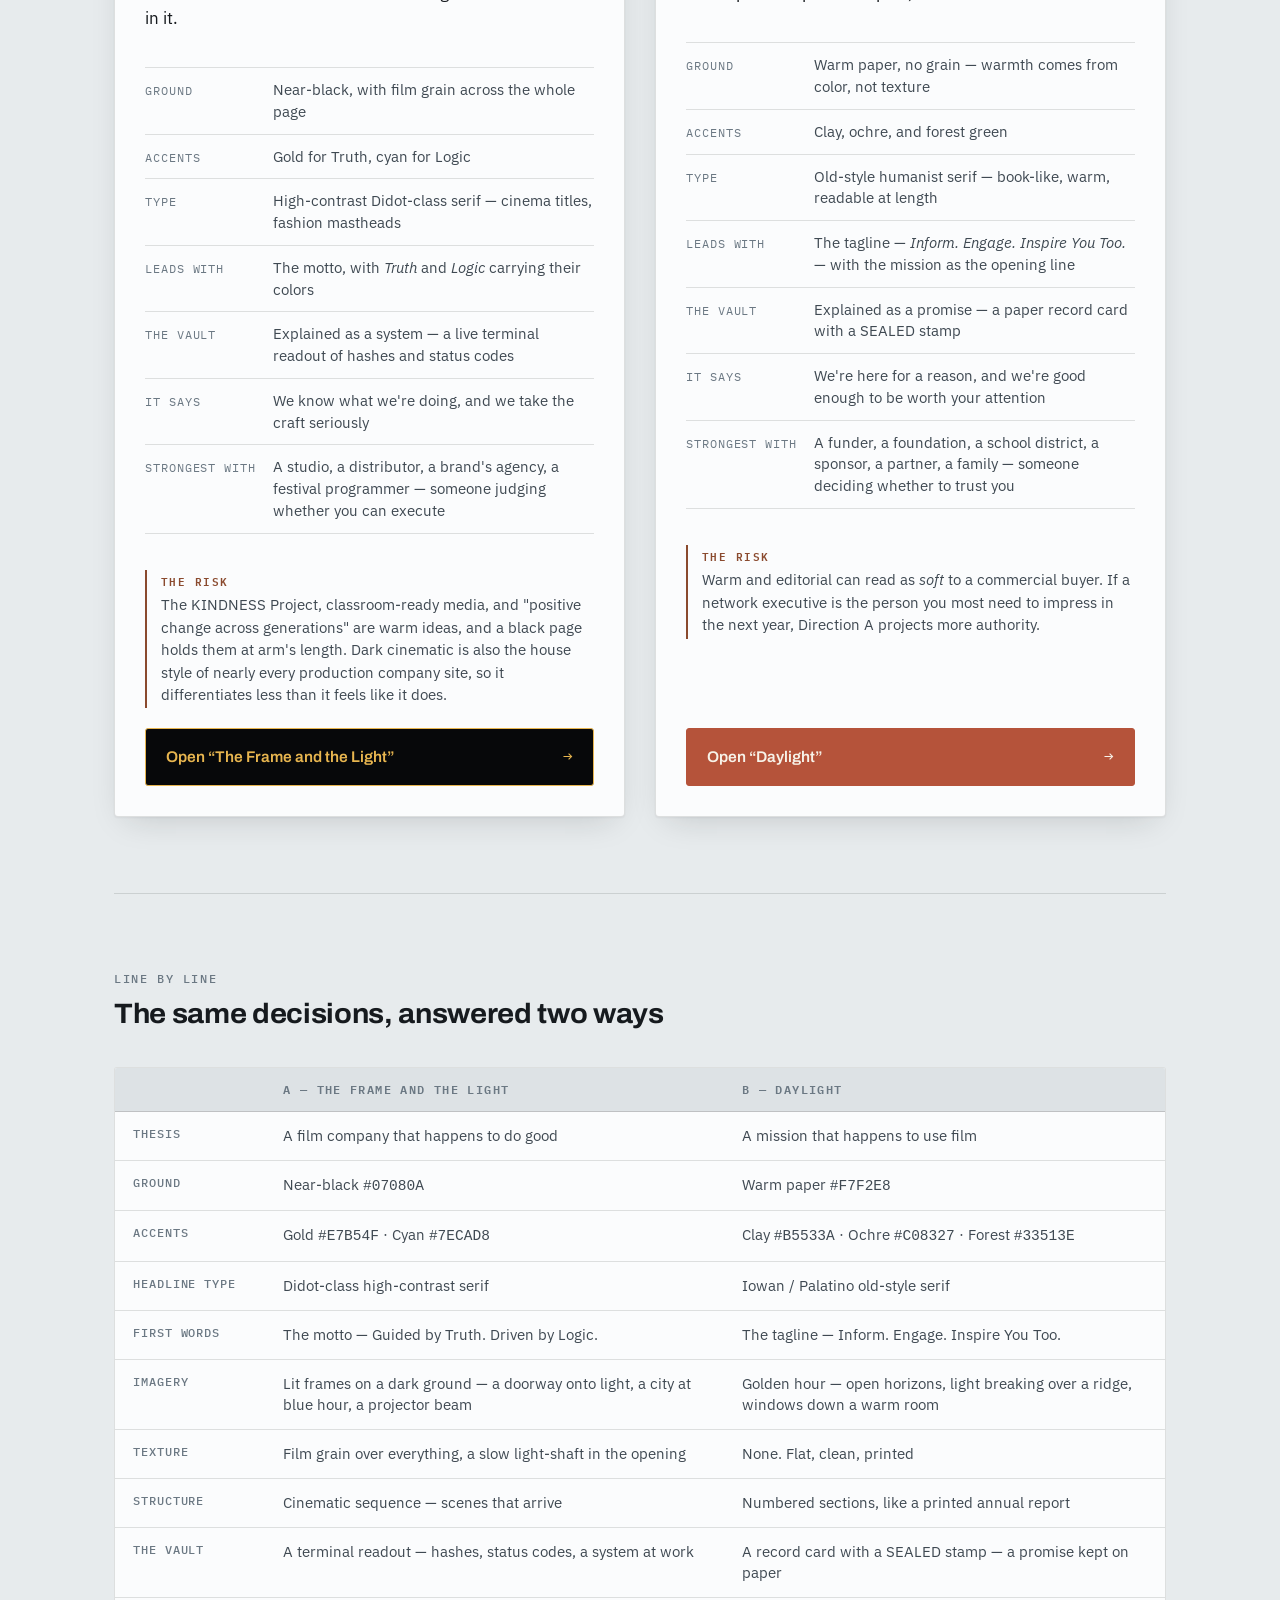
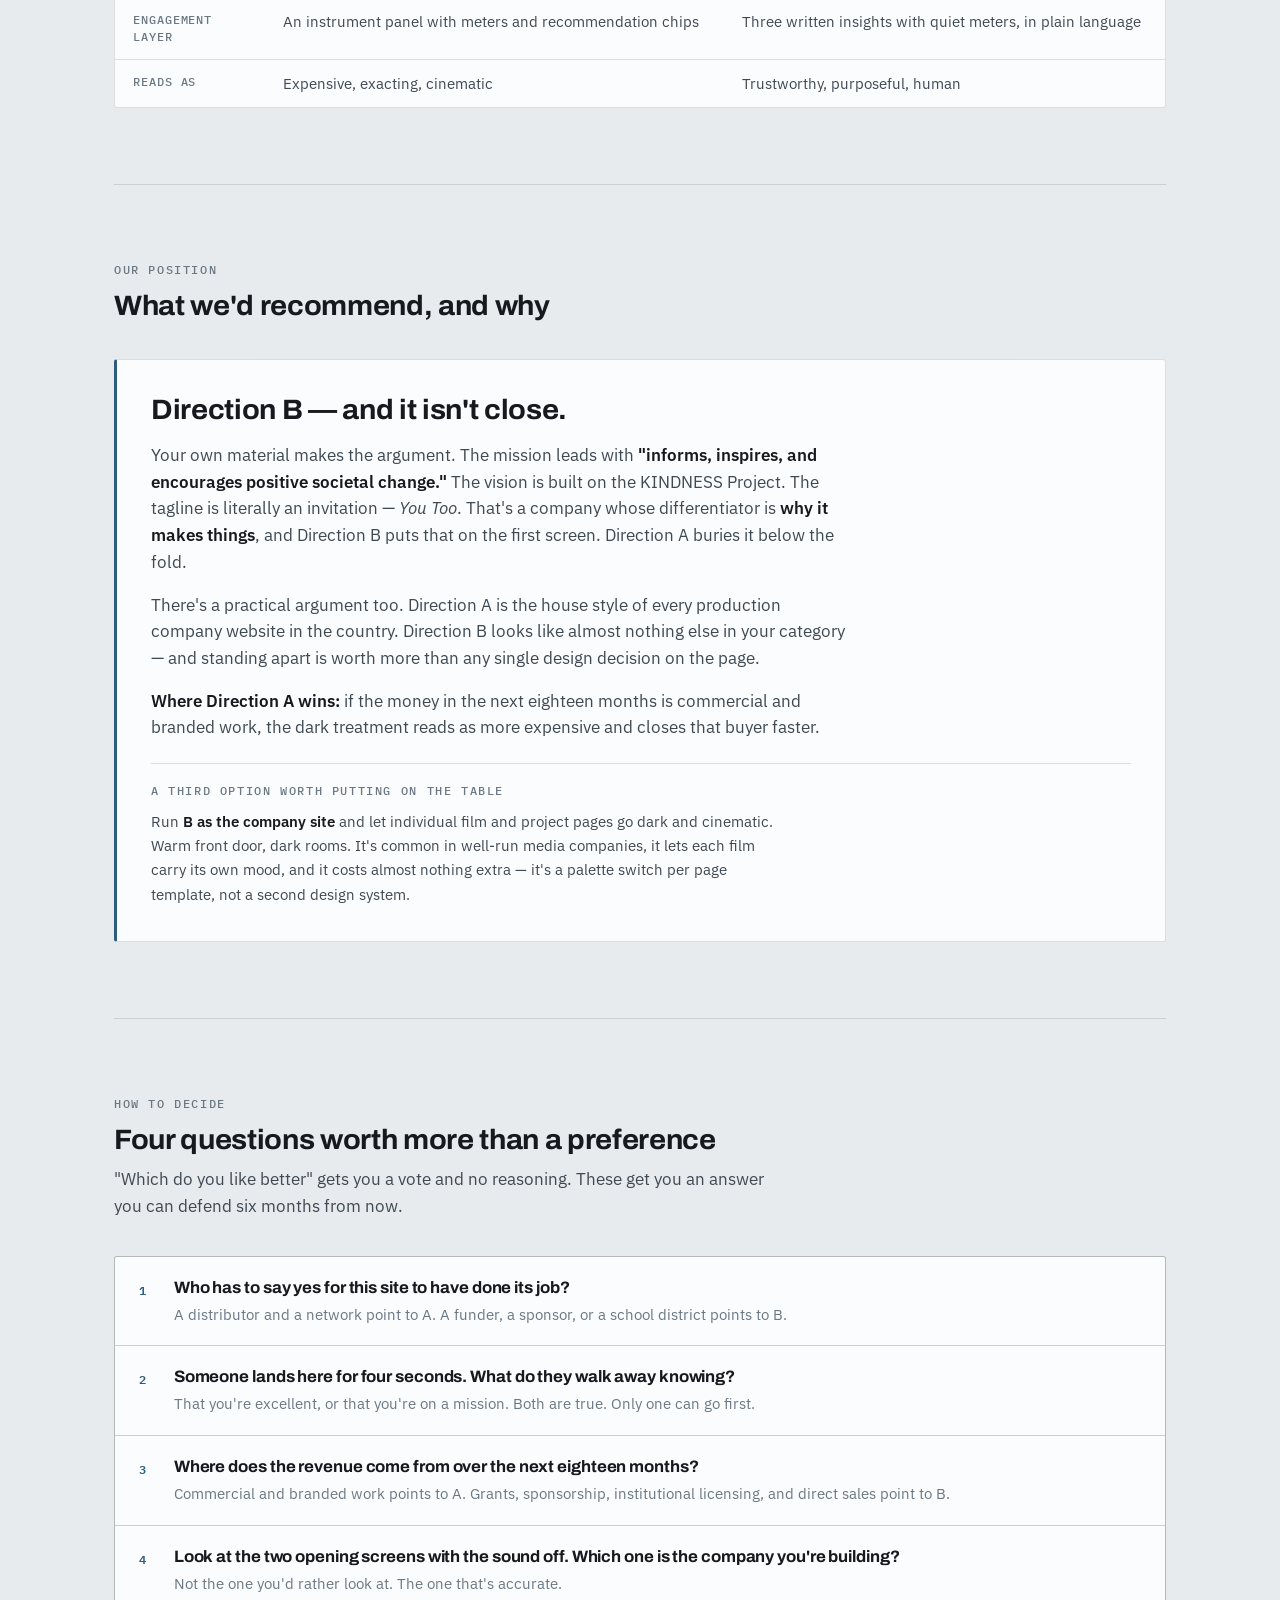
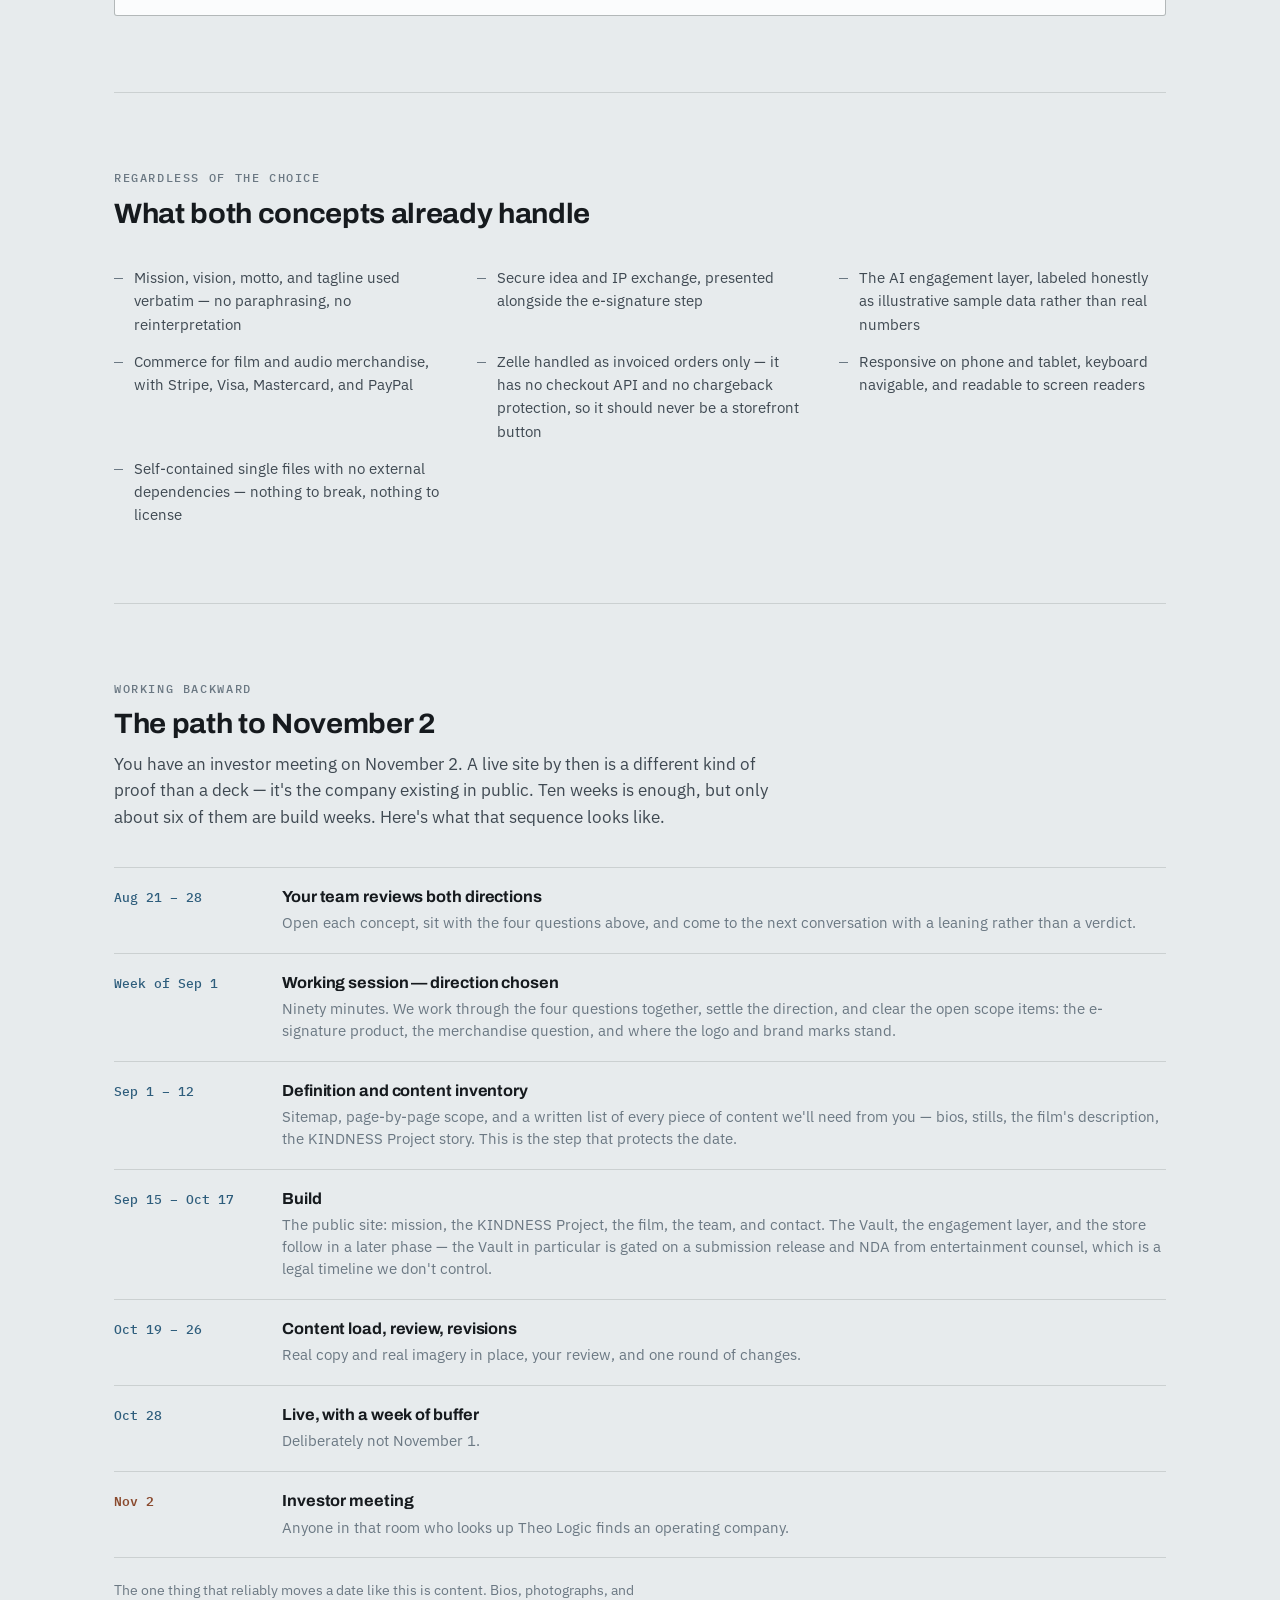
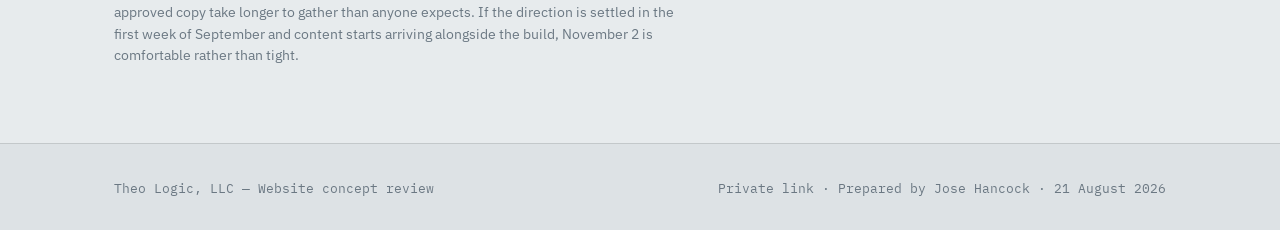
<file: archive/design-review-board.html>
<!DOCTYPE html>
<html lang="en">
<head>
<meta charset="utf-8">
<meta name="viewport" content="width=device-width, initial-scale=1">
<meta name="robots" content="noindex, nofollow">
<title>Theo Logic Design Review</title>
<meta name="description" content="Private review of two website directions for Theo Logic, LLC.">
<link rel="preconnect" href="https://fonts.googleapis.com">
<link rel="preconnect" href="https://fonts.gstatic.com" crossorigin>
<link rel="stylesheet" href="https://fonts.googleapis.com/css2?family=Archivo:wdth,wght@62..125,400..900&family=IBM+Plex+Mono:wght@400;500;600&family=IBM+Plex+Sans:wght@400;500;600&display=swap">

<style>
/* ============================================================
   THEO LOGIC — Design Review board
   The page is neutral ground on purpose. Direction A is dark and
   cinematic; Direction B is warm and editorial. If this page took
   either side visually it would put a thumb on the scale. So it is
   a cool architectural grey — a gallery wall — and the only real
   color on it belongs to the two specimens mounted on it.
   ============================================================ */

:root{
  /* light — cool grey with a slight blue bias, not a warm cream */
  --ground:   #E7EBED;
  --ground-2: #DDE2E5;
  --card:     #FBFCFD;
  --ink:      #161A1E;
  --ink-2:    #3F4952;
  --muted:    #6B7883;
  --line:     rgba(22,26,30,.13);
  --line-2:   rgba(22,26,30,.26);
  --accent:   #2E5D7C;
  --accent-2: #1F4761;
  --flag:     #8A4A2E;
  --shadow:   0 1px 2px rgba(22,26,30,.05), 0 12px 32px -12px rgba(22,26,30,.18);

  --display: "Archivo", "Helvetica Neue", Arial, sans-serif;
  --body:    "IBM Plex Sans", -apple-system, BlinkMacSystemFont, "Segoe UI", Helvetica, Arial, sans-serif;
  --mono:    "IBM Plex Mono", ui-monospace, SFMono-Regular, Menlo, Consolas, monospace;

  --maxw: 1180px;
  --pad: clamp(20px, 5vw, 64px);
}

@media (prefers-color-scheme: dark){
  :root:not([data-theme="light"]){
    --ground:   #131719;
    --ground-2: #0E1214;
    --card:     #1B2124;
    --ink:      #E9EDEF;
    --ink-2:    #B3BEC5;
    --muted:    #808C95;
    --line:     rgba(233,237,239,.14);
    --line-2:   rgba(233,237,239,.28);
    --accent:   #7FB6D6;
    --accent-2: #A8CFE6;
    --flag:     #D89272;
    --shadow:   0 1px 2px rgba(0,0,0,.4), 0 14px 36px -14px rgba(0,0,0,.6);
  }
}
:root[data-theme="dark"]{
  --ground:   #131719;
  --ground-2: #0E1214;
  --card:     #1B2124;
  --ink:      #E9EDEF;
  --ink-2:    #B3BEC5;
  --muted:    #808C95;
  --line:     rgba(233,237,239,.14);
  --line-2:   rgba(233,237,239,.28);
  --accent:   #7FB6D6;
  --accent-2: #A8CFE6;
  --flag:     #D89272;
  --shadow:   0 1px 2px rgba(0,0,0,.4), 0 14px 36px -14px rgba(0,0,0,.6);
}

*,*::before,*::after{ box-sizing:border-box }

body{
  margin:0;
  background:var(--ground);
  color:var(--ink);
  font-family:var(--body);
  font-size:16.5px;
  line-height:1.62;
  -webkit-font-smoothing:antialiased;
}

.wrap{ max-width:var(--maxw); margin:0 auto; padding-left:var(--pad); padding-right:var(--pad) }

h1,h2,h3{ font-family:var(--display); font-weight:700; text-wrap:balance; margin:0 }
h1{ font-variation-settings:"wdth" 108; font-size:clamp(30px,4.4vw,50px); line-height:1.06; letter-spacing:-.018em }
h2{ font-variation-settings:"wdth" 104; font-size:clamp(21px,2.5vw,28px); line-height:1.16; letter-spacing:-.012em }
h3{ font-variation-settings:"wdth" 102; font-size:18px; line-height:1.28; letter-spacing:-.006em }
p{ margin:0 }
em{ font-style:italic }

.eyebrow{
  font-family:var(--mono); font-size:11.5px; font-weight:500;
  letter-spacing:.14em; text-transform:uppercase; color:var(--muted);
}

/* ---------------- title block ---------------- */

.board{
  background:var(--ground-2);
  border-bottom:1px solid var(--line);
}
.board .wrap{ padding-top:clamp(28px,5vw,44px); padding-bottom:clamp(30px,5vw,48px) }

.meta{
  display:grid; gap:18px 40px;
  grid-template-columns:repeat(auto-fit,minmax(150px,1fr));
  padding-bottom:clamp(26px,4vw,38px);
  border-bottom:1px solid var(--line);
  margin-bottom:clamp(26px,4vw,38px);
}
.meta div{ display:flex; flex-direction:column; gap:5px }
.meta .val{ font-family:var(--mono); font-size:13.5px; color:var(--ink-2) }
.meta .val strong{ color:var(--ink); font-weight:600 }

.lede{
  margin-top:22px; max-width:60ch;
  font-size:clamp(17px,1.7vw,19.5px); line-height:1.58; color:var(--ink-2);
}
.lede strong{ color:var(--ink); font-weight:600 }

/* ---------------- generic section ---------------- */

section{ padding-block:clamp(44px,6vw,76px) }
section + section{ border-top:1px solid var(--line) }
.head{ display:flex; flex-direction:column; gap:10px; margin-bottom:clamp(24px,3.2vw,36px); max-width:66ch }
.head p{ color:var(--ink-2) }

/* ---------------- notes before looking ---------------- */

.notes{ display:grid; gap:1px; background:var(--line); border:1px solid var(--line); border-radius:3px; overflow:hidden;
        grid-template-columns:repeat(auto-fit,minmax(240px,1fr)) }
.note{ background:var(--card); padding:22px 24px; display:flex; flex-direction:column; gap:9px }
.note h3{ font-size:15.5px }
.note p{ font-size:14.5px; color:var(--ink-2); line-height:1.55 }

/* ---------------- the two specimens ---------------- */

.specimens{ display:grid; gap:clamp(20px,2.6vw,30px); grid-template-columns:repeat(auto-fit,minmax(330px,1fr)); align-items:stretch }

.spec{
  background:var(--card);
  border:1px solid var(--line);
  border-radius:4px;
  box-shadow:var(--shadow);
  overflow:hidden;
  display:flex; flex-direction:column;
}

/* the band is the specimen itself: each direction's real ground + accents */
.band{ height:104px; position:relative; display:flex; align-items:flex-end; padding:0 }
.band .swatches{ display:flex; width:100% }
.band .sw{ flex:1; height:104px }
.band .tag{
  position:absolute; top:14px; left:16px;
  font-family:var(--mono); font-size:11px; font-weight:600;
  letter-spacing:.13em; text-transform:uppercase;
  padding:5px 9px; border-radius:2px;
}

.spec-body{ padding:clamp(22px,2.4vw,30px); display:flex; flex-direction:column; gap:20px; flex:1 }
.spec-title{ display:flex; flex-direction:column; gap:7px }
.spec-title h2 .dir{ display:block; color:var(--muted); font-size:13px; font-family:var(--mono);
                     font-weight:500; letter-spacing:.13em; text-transform:uppercase; margin-bottom:8px;
                     font-variation-settings:normal }
.thesis{ font-size:16.5px; color:var(--ink); line-height:1.5 }
.thesis strong{ font-weight:600 }

.attrs{ display:flex; flex-direction:column; gap:0; border-top:1px solid var(--line) }
.attr{ display:grid; grid-template-columns:112px 1fr; gap:16px; padding:11px 0; border-bottom:1px solid var(--line); align-items:baseline }
.attr dt{ font-family:var(--mono); font-size:11.5px; letter-spacing:.08em; text-transform:uppercase; color:var(--muted) }
.attr dd{ margin:0; font-size:14.5px; color:var(--ink-2); line-height:1.5 }

.risk{
  border-left:2px solid var(--flag);
  padding:2px 0 2px 14px;
  font-size:14.5px; line-height:1.55; color:var(--ink-2);
}
.risk .lab{ display:block; font-family:var(--mono); font-size:11px; letter-spacing:.13em;
            text-transform:uppercase; color:var(--flag); margin-bottom:5px; font-weight:600 }

.open{
  margin-top:auto;
  display:inline-flex; align-items:center; justify-content:space-between; gap:14px;
  font-family:var(--display); font-variation-settings:"wdth" 100; font-weight:600; font-size:15.5px;
  padding:15px 20px; border-radius:3px; text-decoration:none;
  transition:transform .18s ease, filter .18s ease;
}
.open .arrow{ font-family:var(--mono); font-weight:400 }
.open:hover{ transform:translateY(-1px); filter:brightness(1.08) }
.open:focus-visible{ outline:2px solid var(--accent); outline-offset:3px }

/* Direction A wears its own colors */
.a .band{ background:#07080A }
.a .tag{ background:#E7B54F; color:#07080A }
.a .open{ background:#07080A; color:#E7B54F; border:1px solid #E7B54F }
/* Direction B wears its own colors */
.b .band{ background:#F7F2E8 }
.b .tag{ background:#B5533A; color:#F7F2E8 }
.b .open{ background:#B5533A; color:#F7F2E8; border:1px solid #B5533A }

/* ---------------- comparison table ---------------- */

.tablewrap{ overflow-x:auto; border:1px solid var(--line); border-radius:3px; background:var(--card) }
table{ border-collapse:collapse; width:100%; min-width:640px; font-size:14.5px }
th,td{ text-align:left; padding:13px 18px; border-bottom:1px solid var(--line); vertical-align:top; line-height:1.5 }
thead th{
  font-family:var(--mono); font-size:11.5px; letter-spacing:.12em; text-transform:uppercase;
  color:var(--muted); font-weight:600; background:var(--ground-2); border-bottom:1px solid var(--line-2);
  position:sticky; top:0;
}
tbody th{ font-weight:500; color:var(--muted); font-family:var(--mono); font-size:11.5px;
          letter-spacing:.08em; text-transform:uppercase; width:150px }
tbody td{ color:var(--ink-2) }
tbody tr:last-child th, tbody tr:last-child td{ border-bottom:0 }

/* ---------------- recommendation ---------------- */

.rec{
  background:var(--card); border:1px solid var(--line); border-left:3px solid var(--accent);
  border-radius:3px; padding:clamp(24px,3vw,34px);
  display:flex; flex-direction:column; gap:16px;
}
.rec p{ color:var(--ink-2); max-width:70ch }
.rec p strong{ color:var(--ink); font-weight:600 }
.rec h2{ color:var(--ink) }

.third{ margin-top:6px; padding-top:18px; border-top:1px solid var(--line); display:flex; flex-direction:column; gap:9px }
.third p{ font-size:15px }

/* ---------------- questions ---------------- */

.qs{ display:flex; flex-direction:column; gap:1px; background:var(--line); border:1px solid var(--line); border-radius:3px; overflow:hidden }
.q{ background:var(--card); padding:20px 24px; display:grid; grid-template-columns:auto 1fr; gap:18px; align-items:start }
.q .n{ font-family:var(--mono); font-size:12px; color:var(--accent); font-weight:600; padding-top:4px; min-width:1.4em }
.q .qt{ display:flex; flex-direction:column; gap:6px }
.q h3{ font-size:16.5px }
.q p{ font-size:14.5px; color:var(--muted); line-height:1.5 }

/* ---------------- shared facts ---------------- */

.shared{ display:grid; gap:14px 36px; grid-template-columns:repeat(auto-fit,minmax(280px,1fr)); max-width:100% }
.shared li{ list-style:none; padding-left:20px; position:relative; font-size:15px; color:var(--ink-2); line-height:1.55 }
.shared li::before{ content:"—"; position:absolute; left:0; color:var(--muted); font-family:var(--mono) }
ul.shared{ margin:0; padding:0 }

/* ---------------- schedule ---------------- */

.sched{ display:flex; flex-direction:column; border-top:1px solid var(--line) }
.step{ display:grid; grid-template-columns:132px 1fr; gap:clamp(16px,3vw,36px);
       padding:19px 0; border-bottom:1px solid var(--line); align-items:baseline }
.step .when{ font-family:var(--mono); font-size:13px; color:var(--accent); font-weight:500; font-variant-numeric:tabular-nums }
.step .what{ display:flex; flex-direction:column; gap:5px }
.step h3{ font-size:16px }
.step p{ font-size:14.5px; color:var(--muted); line-height:1.5 }
.step.final .when{ color:var(--flag); font-weight:600 }
.step.final h3{ color:var(--ink) }

.caveat{ margin-top:22px; font-size:14px; color:var(--muted); max-width:70ch; line-height:1.55 }

/* ---------------- footer ---------------- */

footer{ background:var(--ground-2); border-top:1px solid var(--line); padding-block:34px }
footer .wrap{ display:flex; flex-wrap:wrap; gap:14px 32px; justify-content:space-between; align-items:baseline }
footer p{ font-family:var(--mono); font-size:12.5px; color:var(--muted) }

@media (max-width:640px){
  .attr{ grid-template-columns:1fr; gap:3px }
  .step{ grid-template-columns:1fr; gap:6px }
  .q{ grid-template-columns:1fr; gap:8px }
}
@media (prefers-reduced-motion:reduce){
  *{ animation:none !important; transition:none !important }
}
</style>
</head>
<body>
<div class="board">
  <div class="wrap">
    <div class="meta">
      <div><span class="eyebrow">Project</span><span class="val"><strong>Theo Logic, LLC — Website</strong></span></div>
      <div><span class="eyebrow">Stage</span><span class="val">Concept review</span></div>
      <div><span class="eyebrow">Prepared for</span><span class="val">Ted &amp; the Theo Logic team</span></div>
      <div><span class="eyebrow">Prepared by</span><span class="val">Jose Hancock</span></div>
      <div><span class="eyebrow">Issued</span><span class="val">21 Aug 2026</span></div>
    </div>

    <span class="eyebrow">Two directions, one decision</span>
    <h1 style="margin-top:14px">Is Theo Logic a film company that happens to do good, or a mission that happens to use film?</h1>

    <p class="lede">Both concepts below are complete, working websites — same content, same functional
      requirements, two different answers to that one question. Palette, typography, imagery, even how
      the secure idea exchange gets explained: <strong>everything else follows from the answer.</strong>
      So the useful thing to decide here isn't which one you like. It's which one is the company you're
      actually building.</p>
  </div>
</div>

<div class="wrap">

  <section>
    <div class="head">
      <span class="eyebrow">Before you open them</span>
      <h2>Three things to know</h2>
    </div>
    <div class="notes">
      <div class="note">
        <h3>The photography isn't real yet</h3>
        <p>Every image in both concepts is placeholder artwork — light, sky, and architecture, composed
          in each direction's palette. None of it claims anything about your portfolio. Real stills,
          production photography, and headshots replace it during the build.</p>
      </div>
      <div class="note">
        <h3>They are identical in substance</h3>
        <p>Same mission, vision, motto, and tagline, word for word from you. Same four capabilities —
          secure idea exchange, e-signature, the engagement layer, and commerce. Nothing is in one
          concept and missing from the other.</p>
      </div>
      <div class="note">
        <h3>The choice doesn't change the cost</h3>
        <p>Scope, sequencing, and build effort are the same either way. Pick the one that's right for
          the company, not the one that looks cheaper or more ambitious — neither is.</p>
      </div>
    </div>
  </section>

  <section>
    <div class="head">
      <span class="eyebrow">The concepts</span>
      <h2>Open each one on a laptop, full screen, with the room quiet</h2>
      <p>Give each about five minutes and scroll all the way down. They're best judged one after the
        other rather than side by side in two small windows.</p>
    </div>

    <div class="specimens">

      <article class="spec a">
        <div class="band">
          <span class="tag">Direction A</span>
          <div class="swatches" aria-hidden="true">
            <span class="sw" style="background:#07080A"></span>
            <span class="sw" style="background:#12151A"></span>
            <span class="sw" style="background:#E7B54F"></span>
            <span class="sw" style="background:#7ECAD8"></span>
            <span class="sw" style="background:#F5F2EB"></span>
          </div>
        </div>
        <div class="spec-body">
          <div class="spec-title">
            <h2><span class="dir">Direction A</span>The Frame and the Light</h2>
          </div>
          <p class="thesis"><strong>A serious production company.</strong> Competence first, warmth
            second. A darkened room with the images lit like windows in it.</p>

          <dl class="attrs">
            <div class="attr"><dt>Ground</dt><dd>Near-black, with film grain across the whole page</dd></div>
            <div class="attr"><dt>Accents</dt><dd>Gold for Truth, cyan for Logic</dd></div>
            <div class="attr"><dt>Type</dt><dd>High-contrast Didot-class serif — cinema titles, fashion mastheads</dd></div>
            <div class="attr"><dt>Leads with</dt><dd>The motto, with <em>Truth</em> and <em>Logic</em> carrying their colors</dd></div>
            <div class="attr"><dt>The Vault</dt><dd>Explained as a system — a live terminal readout of hashes and status codes</dd></div>
            <div class="attr"><dt>It says</dt><dd>We know what we're doing, and we take the craft seriously</dd></div>
            <div class="attr"><dt>Strongest with</dt><dd>A studio, a distributor, a brand's agency, a festival programmer — someone judging whether you can execute</dd></div>
          </dl>

          <p class="risk"><span class="lab">The risk</span>The KINDNESS Project, classroom-ready media,
            and "positive change across generations" are warm ideas, and a black page holds them at arm's
            length. Dark cinematic is also the house style of nearly every production company site, so it
            differentiates less than it feels like it does.</p>

          <a class="open" href="direction-a/" target="_blank" rel="noopener">
            <span>Open “The Frame and the Light”</span><span class="arrow">→</span>
          </a>
        </div>
      </article>

      <article class="spec b">
        <div class="band">
          <span class="tag">Direction B</span>
          <div class="swatches" aria-hidden="true">
            <span class="sw" style="background:#F7F2E8"></span>
            <span class="sw" style="background:#E7DCC7"></span>
            <span class="sw" style="background:#B5533A"></span>
            <span class="sw" style="background:#C08327"></span>
            <span class="sw" style="background:#33513E"></span>
          </div>
        </div>
        <div class="spec-body">
          <div class="spec-title">
            <h2><span class="dir">Direction B</span>Daylight</h2>
          </div>
          <p class="thesis"><strong>A mission-driven media organization.</strong> Purpose first, craft
            as the proof. A printed report, not a title card.</p>

          <dl class="attrs">
            <div class="attr"><dt>Ground</dt><dd>Warm paper, no grain — warmth comes from color, not texture</dd></div>
            <div class="attr"><dt>Accents</dt><dd>Clay, ochre, and forest green</dd></div>
            <div class="attr"><dt>Type</dt><dd>Old-style humanist serif — book-like, warm, readable at length</dd></div>
            <div class="attr"><dt>Leads with</dt><dd>The tagline — <em>Inform. Engage. Inspire You Too.</em> — with the mission as the opening line</dd></div>
            <div class="attr"><dt>The Vault</dt><dd>Explained as a promise — a paper record card with a SEALED stamp</dd></div>
            <div class="attr"><dt>It says</dt><dd>We're here for a reason, and we're good enough to be worth your attention</dd></div>
            <div class="attr"><dt>Strongest with</dt><dd>A funder, a foundation, a school district, a sponsor, a partner, a family — someone deciding whether to trust you</dd></div>
          </dl>

          <p class="risk"><span class="lab">The risk</span>Warm and editorial can read as <em>soft</em>
            to a commercial buyer. If a network executive is the person you most need to impress in the
            next year, Direction A projects more authority.</p>

          <a class="open" href="direction-b/" target="_blank" rel="noopener">
            <span>Open “Daylight”</span><span class="arrow">→</span>
          </a>
        </div>
      </article>

    </div>
  </section>

  <section>
    <div class="head">
      <span class="eyebrow">Line by line</span>
      <h2>The same decisions, answered two ways</h2>
    </div>
    <div class="tablewrap">
      <table>
        <thead>
          <tr><th scope="col">&nbsp;</th><th scope="col">A — The Frame and the Light</th><th scope="col">B — Daylight</th></tr>
        </thead>
        <tbody>
          <tr><th scope="row">Thesis</th><td>A film company that happens to do good</td><td>A mission that happens to use film</td></tr>
          <tr><th scope="row">Ground</th><td>Near-black <code>#07080A</code></td><td>Warm paper <code>#F7F2E8</code></td></tr>
          <tr><th scope="row">Accents</th><td>Gold <code>#E7B54F</code> · Cyan <code>#7ECAD8</code></td><td>Clay <code>#B5533A</code> · Ochre <code>#C08327</code> · Forest <code>#33513E</code></td></tr>
          <tr><th scope="row">Headline type</th><td>Didot-class high-contrast serif</td><td>Iowan / Palatino old-style serif</td></tr>
          <tr><th scope="row">First words</th><td>The motto — Guided by Truth. Driven by Logic.</td><td>The tagline — Inform. Engage. Inspire You Too.</td></tr>
          <tr><th scope="row">Imagery</th><td>Lit frames on a dark ground — a doorway onto light, a city at blue hour, a projector beam</td><td>Golden hour — open horizons, light breaking over a ridge, windows down a warm room</td></tr>
          <tr><th scope="row">Texture</th><td>Film grain over everything, a slow light-shaft in the opening</td><td>None. Flat, clean, printed</td></tr>
          <tr><th scope="row">Structure</th><td>Cinematic sequence — scenes that arrive</td><td>Numbered sections, like a printed annual report</td></tr>
          <tr><th scope="row">The Vault</th><td>A terminal readout — hashes, status codes, a system at work</td><td>A record card with a SEALED stamp — a promise kept on paper</td></tr>
          <tr><th scope="row">Engagement layer</th><td>An instrument panel with meters and recommendation chips</td><td>Three written insights with quiet meters, in plain language</td></tr>
          <tr><th scope="row">Reads as</th><td>Expensive, exacting, cinematic</td><td>Trustworthy, purposeful, human</td></tr>
        </tbody>
      </table>
    </div>
  </section>

  <section>
    <div class="head">
      <span class="eyebrow">Our position</span>
      <h2>What we'd recommend, and why</h2>
    </div>
    <div class="rec">
      <h2>Direction B — and it isn't close.</h2>
      <p>Your own material makes the argument. The mission leads with <strong>"informs, inspires, and
        encourages positive societal change."</strong> The vision is built on the KINDNESS Project. The
        tagline is literally an invitation — <em>You Too</em>. That's a company whose differentiator is
        <strong>why it makes things</strong>, and Direction B puts that on the first screen. Direction A
        buries it below the fold.</p>
      <p>There's a practical argument too. Direction A is the house style of every production company
        website in the country. Direction B looks like almost nothing else in your category — and standing
        apart is worth more than any single design decision on the page.</p>
      <p><strong>Where Direction A wins:</strong> if the money in the next eighteen months is commercial
        and branded work, the dark treatment reads as more expensive and closes that buyer faster.</p>

      <div class="third">
        <span class="eyebrow">A third option worth putting on the table</span>
        <p>Run <strong>B as the company site</strong> and let individual film and project pages go dark
          and cinematic. Warm front door, dark rooms. It's common in well-run media companies, it lets
          each film carry its own mood, and it costs almost nothing extra — it's a palette switch per
          page template, not a second design system.</p>
      </div>
    </div>
  </section>

  <section>
    <div class="head">
      <span class="eyebrow">How to decide</span>
      <h2>Four questions worth more than a preference</h2>
      <p>"Which do you like better" gets you a vote and no reasoning. These get you an answer you can
        defend six months from now.</p>
    </div>
    <div class="qs">
      <div class="q"><span class="n">1</span><div class="qt">
        <h3>Who has to say yes for this site to have done its job?</h3>
        <p>A distributor and a network point to A. A funder, a sponsor, or a school district points to B.</p>
      </div></div>
      <div class="q"><span class="n">2</span><div class="qt">
        <h3>Someone lands here for four seconds. What do they walk away knowing?</h3>
        <p>That you're excellent, or that you're on a mission. Both are true. Only one can go first.</p>
      </div></div>
      <div class="q"><span class="n">3</span><div class="qt">
        <h3>Where does the revenue come from over the next eighteen months?</h3>
        <p>Commercial and branded work points to A. Grants, sponsorship, institutional licensing, and
          direct sales point to B.</p>
      </div></div>
      <div class="q"><span class="n">4</span><div class="qt">
        <h3>Look at the two opening screens with the sound off. Which one is the company you're building?</h3>
        <p>Not the one you'd rather look at. The one that's accurate.</p>
      </div></div>
    </div>
  </section>

  <section>
    <div class="head">
      <span class="eyebrow">Regardless of the choice</span>
      <h2>What both concepts already handle</h2>
    </div>
    <ul class="shared">
      <li>Mission, vision, motto, and tagline used verbatim — no paraphrasing, no reinterpretation</li>
      <li>Secure idea and IP exchange, presented alongside the e-signature step</li>
      <li>The AI engagement layer, labeled honestly as illustrative sample data rather than real numbers</li>
      <li>Commerce for film and audio merchandise, with Stripe, Visa, Mastercard, and PayPal</li>
      <li>Zelle handled as invoiced orders only — it has no checkout API and no chargeback protection, so it should never be a storefront button</li>
      <li>Responsive on phone and tablet, keyboard navigable, and readable to screen readers</li>
      <li>Self-contained single files with no external dependencies — nothing to break, nothing to license</li>
    </ul>
  </section>

  <section>
    <div class="head">
      <span class="eyebrow">Working backward</span>
      <h2>The path to November 2</h2>
      <p>You have an investor meeting on November 2. A live site by then is a different kind of proof
        than a deck — it's the company existing in public. Ten weeks is enough, but only about six of
        them are build weeks. Here's what that sequence looks like.</p>
    </div>
    <div class="sched">
      <div class="step">
        <span class="when">Aug 21 – 28</span>
        <div class="what"><h3>Your team reviews both directions</h3>
          <p>Open each concept, sit with the four questions above, and come to the next conversation with
            a leaning rather than a verdict.</p></div>
      </div>
      <div class="step">
        <span class="when">Week of Sep 1</span>
        <div class="what"><h3>Working session — direction chosen</h3>
          <p>Ninety minutes. We work through the four questions together, settle the direction, and clear
            the open scope items: the e-signature product, the merchandise question, and where the logo
            and brand marks stand.</p></div>
      </div>
      <div class="step">
        <span class="when">Sep 1 – 12</span>
        <div class="what"><h3>Definition and content inventory</h3>
          <p>Sitemap, page-by-page scope, and a written list of every piece of content we'll need from
            you — bios, stills, the film's description, the KINDNESS Project story. This is the step that
            protects the date.</p></div>
      </div>
      <div class="step">
        <span class="when">Sep 15 – Oct 17</span>
        <div class="what"><h3>Build</h3>
          <p>The public site: mission, the KINDNESS Project, the film, the team, and contact. The Vault,
            the engagement layer, and the store follow in a later phase — the Vault in particular is
            gated on a submission release and NDA from entertainment counsel, which is a legal timeline
            we don't control.</p></div>
      </div>
      <div class="step">
        <span class="when">Oct 19 – 26</span>
        <div class="what"><h3>Content load, review, revisions</h3>
          <p>Real copy and real imagery in place, your review, and one round of changes.</p></div>
      </div>
      <div class="step">
        <span class="when">Oct 28</span>
        <div class="what"><h3>Live, with a week of buffer</h3>
          <p>Deliberately not November 1.</p></div>
      </div>
      <div class="step final">
        <span class="when">Nov 2</span>
        <div class="what"><h3>Investor meeting</h3>
          <p>Anyone in that room who looks up Theo Logic finds an operating company.</p></div>
      </div>
    </div>
    <p class="caveat">The one thing that reliably moves a date like this is content. Bios, photographs,
      and approved copy take longer to gather than anyone expects. If the direction is settled in the
      first week of September and content starts arriving alongside the build, November 2 is comfortable
      rather than tight.</p>
  </section>

</div>

<footer>
  <div class="wrap">
    <p>Theo Logic, LLC — Website concept review</p>
    <p>Private link · Prepared by Jose Hancock · 21 August 2026</p>
  </div>
</footer>
</body>
</html>
</file>
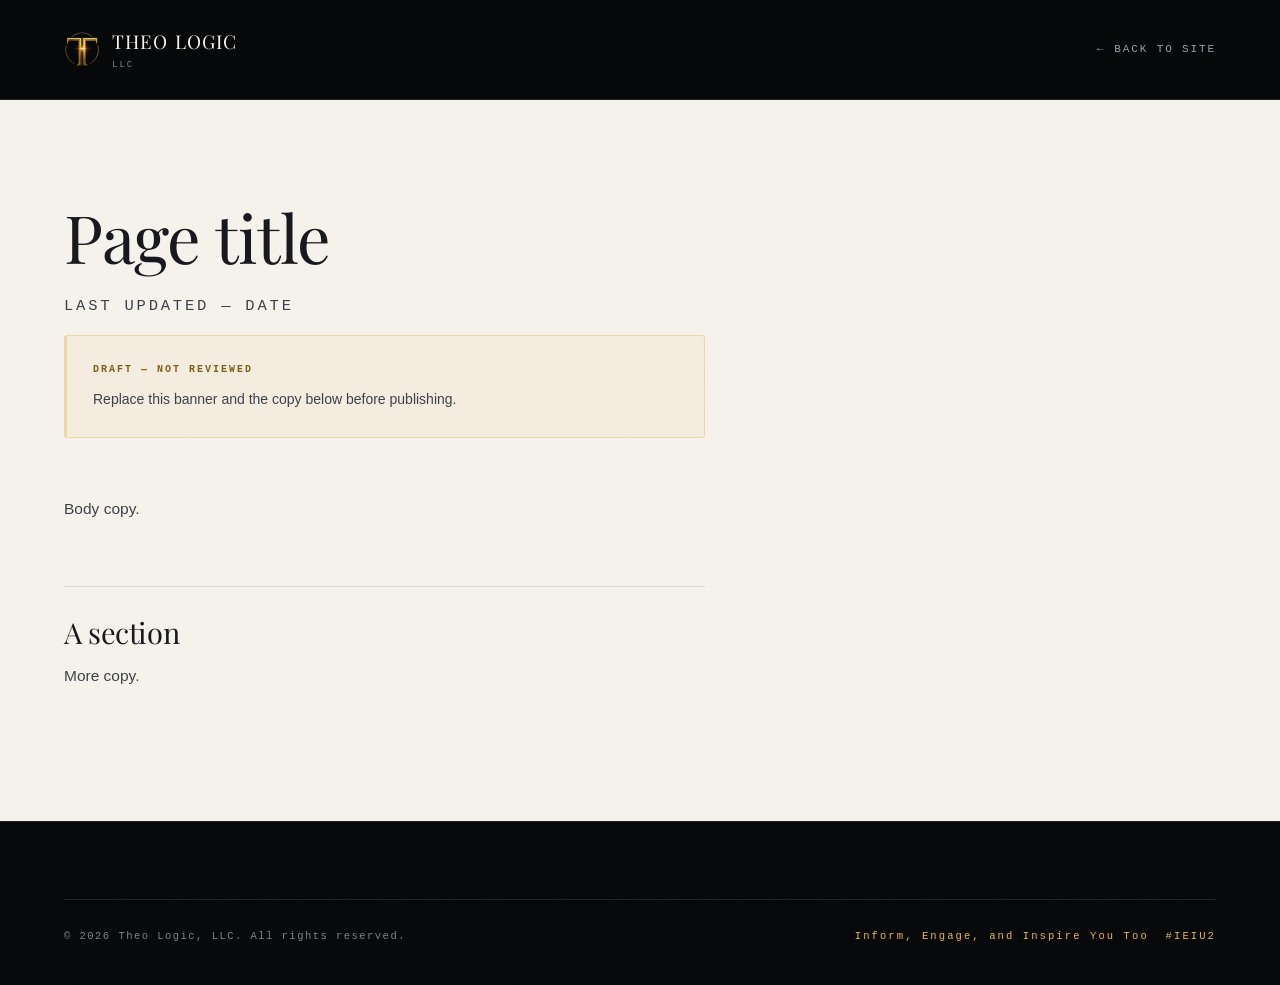
<file: pages/_template.html>
<!DOCTYPE html>
<!-- ============================================================
     SUBPAGE TEMPLATE — copy this file to start a new page.
     ------------------------------------------------------------
     1. Copy to pages/<your-page>.html
     2. Replace PAGE TITLE, the description, and the <article> contents
     3. Link it from the footer of index.html
     4. Delete this comment and the .doc-draft banner
     Paths are relative (../assets/...) so the site works from any subpath —
     a GitHub Pages project URL and a custom domain both resolve correctly.
     ============================================================ -->
<html lang="en">
<head>
<meta charset="utf-8">
<meta name="viewport" content="width=device-width, initial-scale=1">
<meta name="robots" content="noindex, nofollow"><!-- remove at launch; see README -->

<title>PAGE TITLE — Theo Logic, LLC</title>
<meta name="description" content="One sentence describing this page.">
<meta name="theme-color" content="#07080A">
<meta name="color-scheme" content="dark">

<link rel="icon" href="../assets/brand/favicon-32.png" type="image/png" sizes="32x32">
<link rel="icon" href="../assets/brand/favicon-16.png" type="image/png" sizes="16x16">
<link rel="apple-touch-icon" href="../assets/brand/apple-touch-icon.png">
<link rel="stylesheet" href="../assets/css/styles.css">
</head>
<body>

<a class="skip" href="#main">Skip to content</a>

<header class="doc-head">
  <div class="wrap">
    <a class="brand" href="../index.html">
      <img class="mark" src="../assets/brand/logo-mark-192.png" width="192" height="192" alt="">
      <span class="brand-txt">THEO LOGIC<small>LLC</small></span>
    </a>
    <a class="doc-back" href="../index.html"><span class="ar">&larr;</span> Back to site</a>
  </div>
</header>

<main class="doc theme-light" id="main">
  <div class="wrap">
    <article class="doc-body">
      <h1 class="h-1">Page title</h1>
      <p class="doc-meta">Last updated — DATE</p>

      <aside class="doc-draft">
        <p><b>Draft — not reviewed</b>
        Replace this banner and the copy below before publishing.</p>
      </aside>

      <p>Body copy.</p>

      <h2>A section</h2>
      <p>More copy.</p>
    </article>
  </div>
</main>

<footer>
  <div class="wrap">
    <div class="foot-bot">
      <span>&copy; 2026 Theo Logic, LLC. All rights reserved.</span>
      <span class="hashtag">Inform, Engage, and Inspire You Too &nbsp;#IEIU2</span>
    </div>
  </div>
</footer>

</body>
</html>
</file>
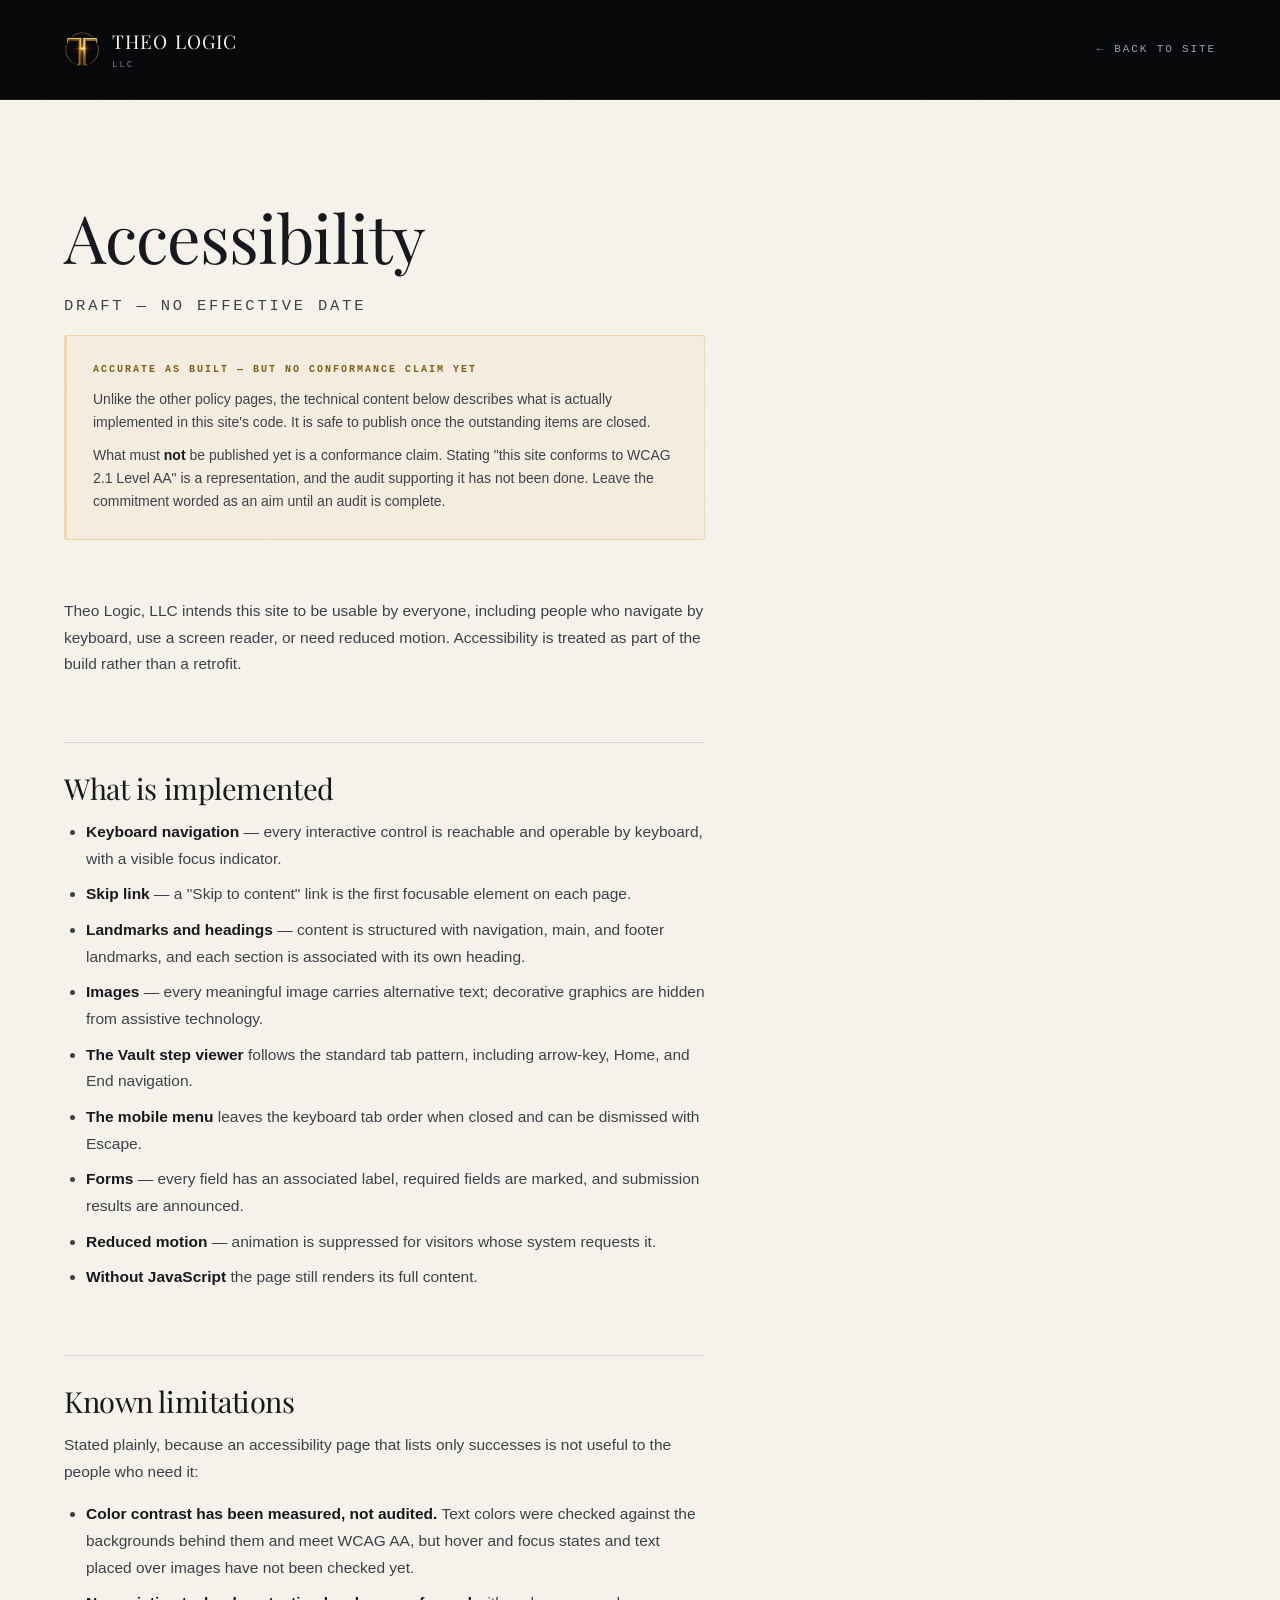
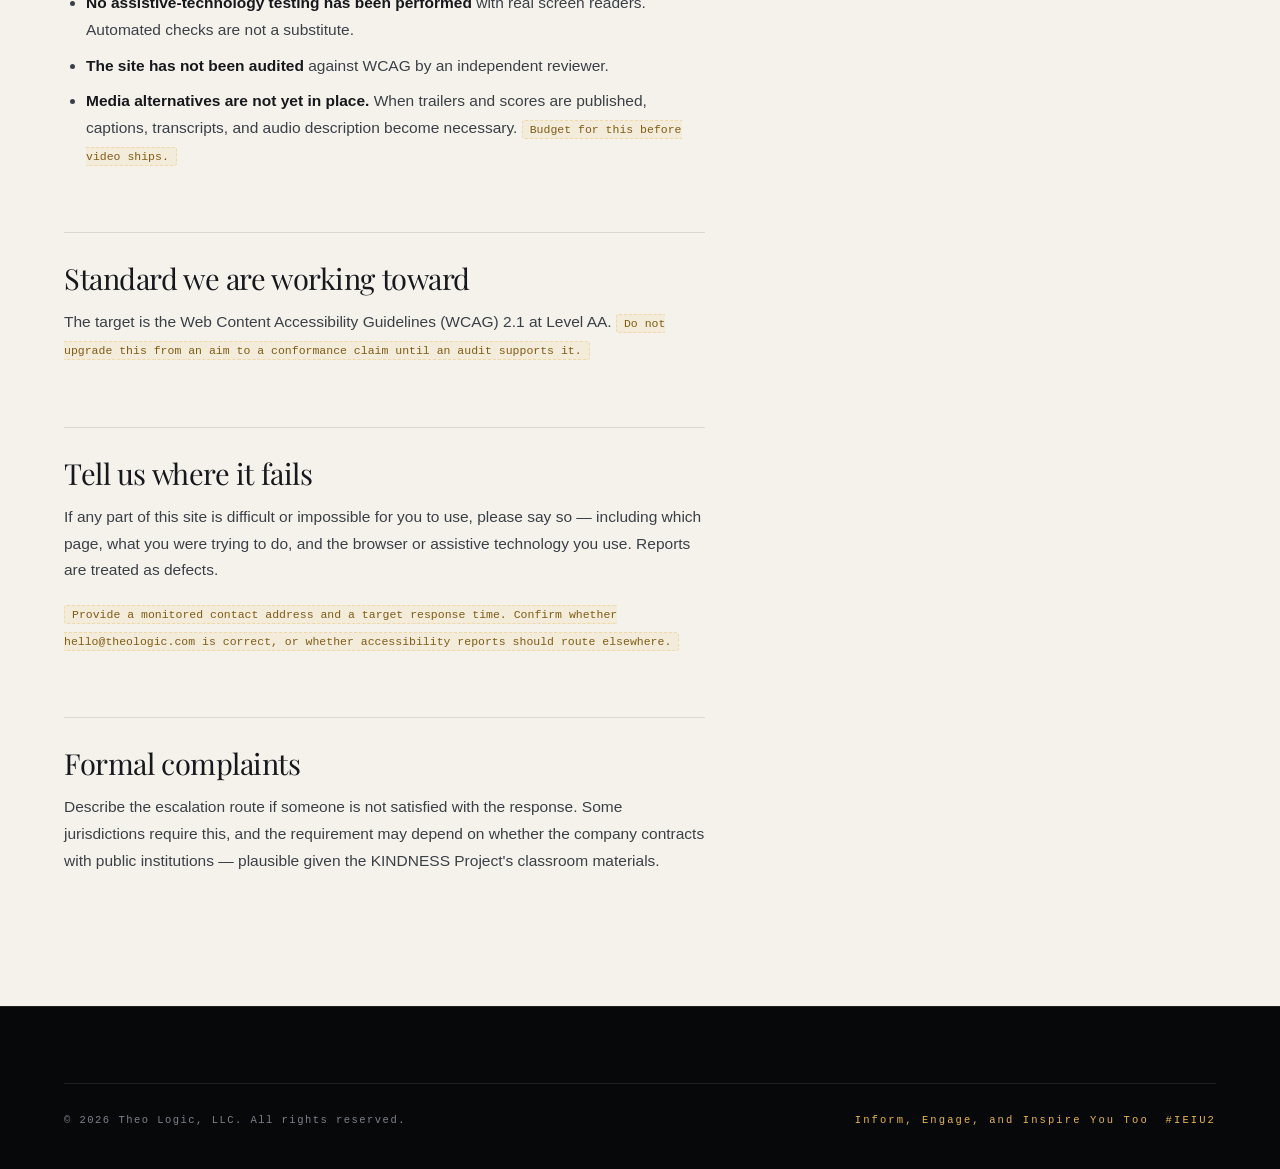
<file: pages/accessibility.html>
<!DOCTYPE html>
<html lang="en">
<head>
<meta charset="utf-8">
<meta name="viewport" content="width=device-width, initial-scale=1">
<meta name="robots" content="noindex, nofollow"><!-- remove at launch; see README -->

<title>Accessibility — Theo Logic, LLC</title>
<meta name="description" content="Theo Logic, LLC's accessibility commitments, what is implemented, and what is still outstanding.">
<meta name="theme-color" content="#07080A">
<meta name="color-scheme" content="dark">

<link rel="icon" href="../assets/brand/favicon-32.png" type="image/png" sizes="32x32">
<link rel="icon" href="../assets/brand/favicon-16.png" type="image/png" sizes="16x16">
<link rel="apple-touch-icon" href="../assets/brand/apple-touch-icon.png">
<link rel="stylesheet" href="../assets/css/styles.css">
</head>
<body>

<a class="skip" href="#main">Skip to content</a>

<header class="doc-head">
  <div class="wrap">
    <a class="brand" href="../index.html">
      <img class="mark" src="../assets/brand/logo-mark-192.png" width="192" height="192" alt="">
      <span class="brand-txt">THEO LOGIC<small>LLC</small></span>
    </a>
    <a class="doc-back" href="../index.html"><span class="ar">&larr;</span> Back to site</a>
  </div>
</header>

<main class="doc theme-light" id="main">
  <div class="wrap">
    <article class="doc-body">
      <h1 class="h-1">Accessibility</h1>
      <p class="doc-meta">Draft — no effective date</p>

      <aside class="doc-draft">
        <p><b>Accurate as built — but no conformance claim yet</b>
        Unlike the other policy pages, the technical content below describes
        what is actually implemented in this site's code. It is safe to publish
        once the outstanding items are closed.</p>
        <p>What must <strong>not</strong> be published yet is a conformance
        claim. Stating "this site conforms to WCAG 2.1 Level AA" is a
        representation, and the audit supporting it has not been done. Leave the
        commitment worded as an aim until an audit is complete.</p>
      </aside>

      <p>Theo Logic, LLC intends this site to be usable by everyone, including
      people who navigate by keyboard, use a screen reader, or need reduced
      motion. Accessibility is treated as part of the build rather than a
      retrofit.</p>

      <h2>What is implemented</h2>
      <ul>
        <li><strong>Keyboard navigation</strong> — every interactive control is
        reachable and operable by keyboard, with a visible focus indicator.</li>
        <li><strong>Skip link</strong> — a "Skip to content" link is the first
        focusable element on each page.</li>
        <li><strong>Landmarks and headings</strong> — content is structured with
        navigation, main, and footer landmarks, and each section is associated
        with its own heading.</li>
        <li><strong>Images</strong> — every meaningful image carries alternative
        text; decorative graphics are hidden from assistive technology.</li>
        <li><strong>The Vault step viewer</strong> follows the standard tab
        pattern, including arrow-key, Home, and End navigation.</li>
        <li><strong>The mobile menu</strong> leaves the keyboard tab order when
        closed and can be dismissed with Escape.</li>
        <li><strong>Forms</strong> — every field has an associated label, required
        fields are marked, and submission results are announced.</li>
        <li><strong>Reduced motion</strong> — animation is suppressed for
        visitors whose system requests it.</li>
        <li><strong>Without JavaScript</strong> the page still renders its full
        content.</li>
      </ul>

      <h2>Known limitations</h2>
      <p>Stated plainly, because an accessibility page that lists only successes
      is not useful to the people who need it:</p>
      <ul>
        <li><strong>Color contrast has been measured, not audited.</strong> Text
        colors were checked against the backgrounds behind them and meet WCAG AA,
        but hover and focus states and text placed over images have not been
        checked yet.</li>
        <li><strong>No assistive-technology testing has been performed</strong>
        with real screen readers. Automated checks are not a substitute.</li>
        <li><strong>The site has not been audited</strong> against WCAG by an
        independent reviewer.</li>
        <li><strong>Media alternatives are not yet in place.</strong> When
        trailers and scores are published, captions, transcripts, and audio
        description become necessary. <span class="todo">Budget for this before
        video ships.</span></li>
      </ul>

      <h2>Standard we are working toward</h2>
      <p>The target is the Web Content Accessibility Guidelines (WCAG) 2.1 at
      Level AA. <span class="todo">Do not upgrade this from an aim to a
      conformance claim until an audit supports it.</span></p>

      <h2>Tell us where it fails</h2>
      <p>If any part of this site is difficult or impossible for you to use,
      please say so — including which page, what you were trying to do, and the
      browser or assistive technology you use. Reports are treated as defects.</p>
      <p><span class="todo">Provide a monitored contact address and a target
      response time. Confirm whether hello@theologic.com is correct, or whether
      accessibility reports should route elsewhere.</span></p>

      <h2>Formal complaints</h2>
      <p>Describe the escalation route if someone is not satisfied with the
      response. Some jurisdictions require this, and the requirement may depend
      on whether the company contracts with public institutions — plausible
      given the KINDNESS Project's classroom materials.</p>
    </article>
  </div>
</main>

<footer>
  <div class="wrap">
    <div class="foot-bot">
      <span>&copy; 2026 Theo Logic, LLC. All rights reserved.</span>
      <span class="hashtag">Inform, Engage, and Inspire You Too &nbsp;#IEIU2</span>
    </div>
  </div>
</footer>

</body>
</html>
</file>
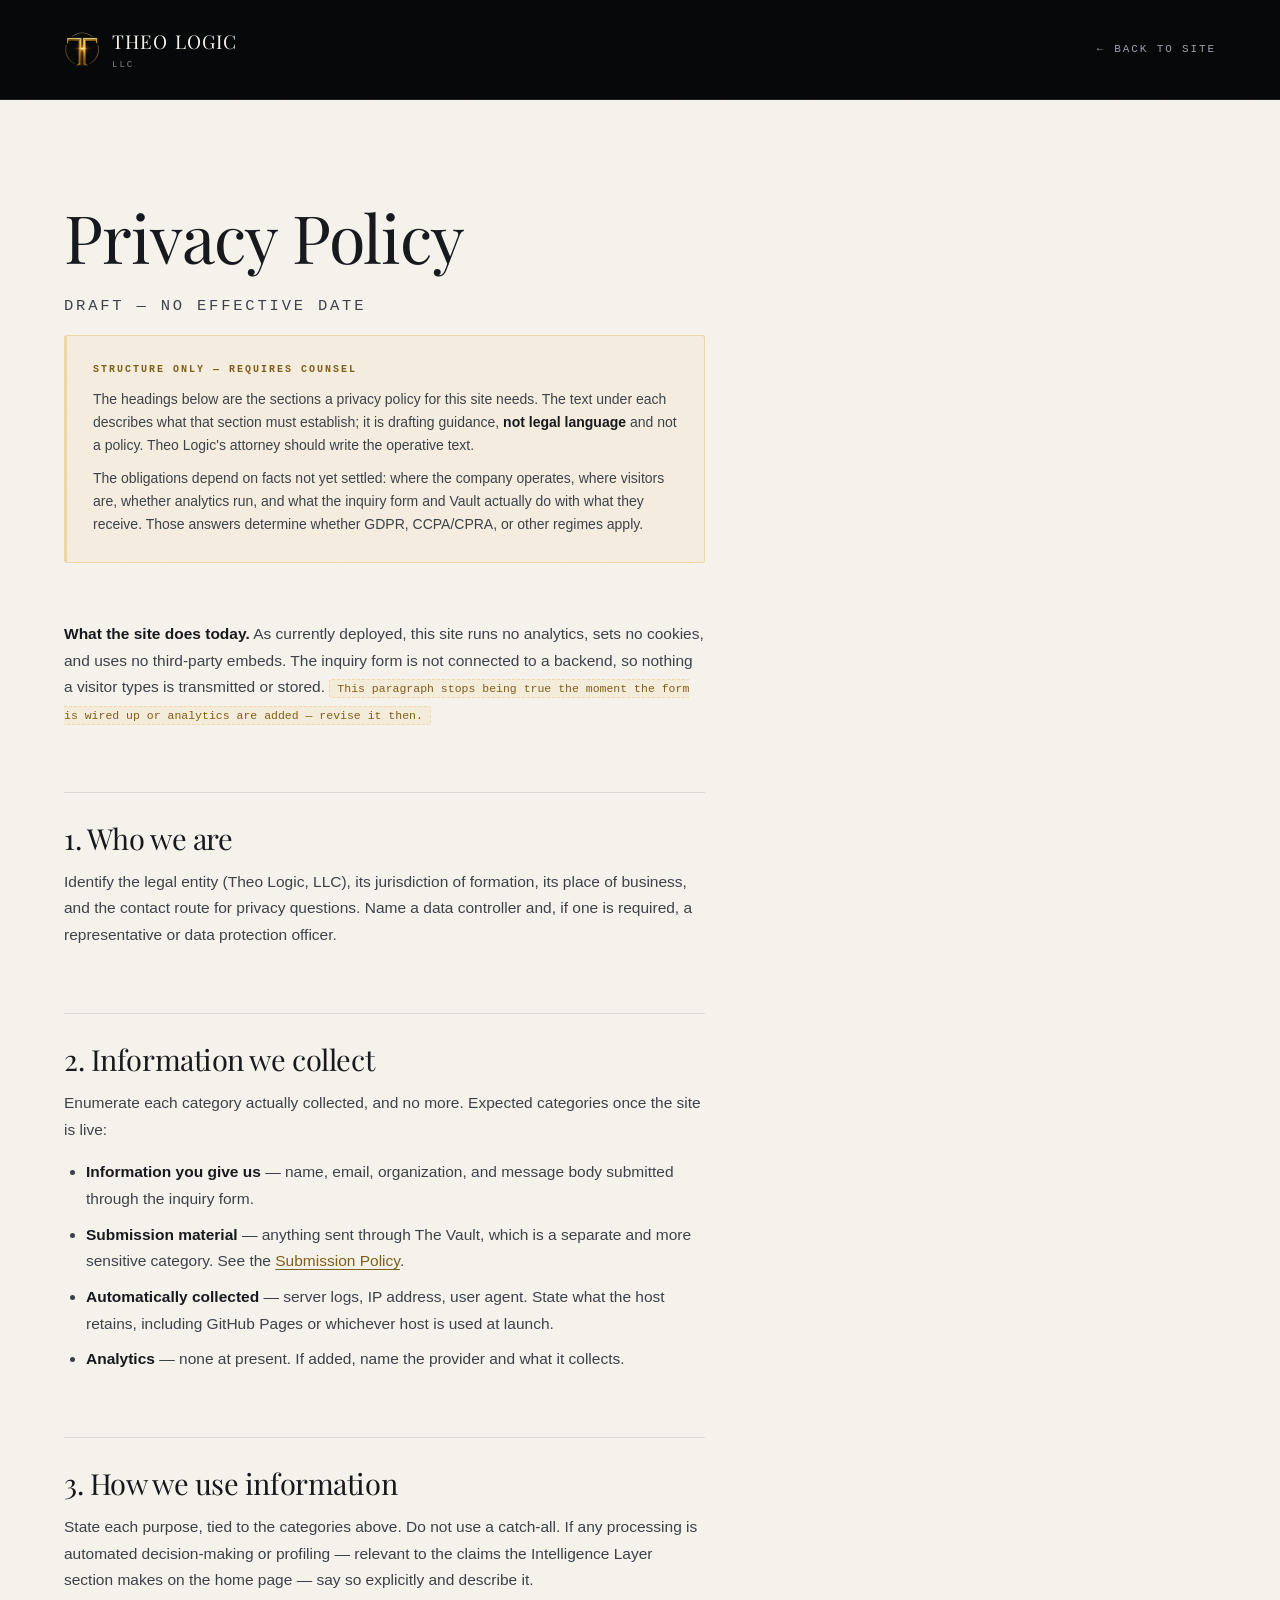
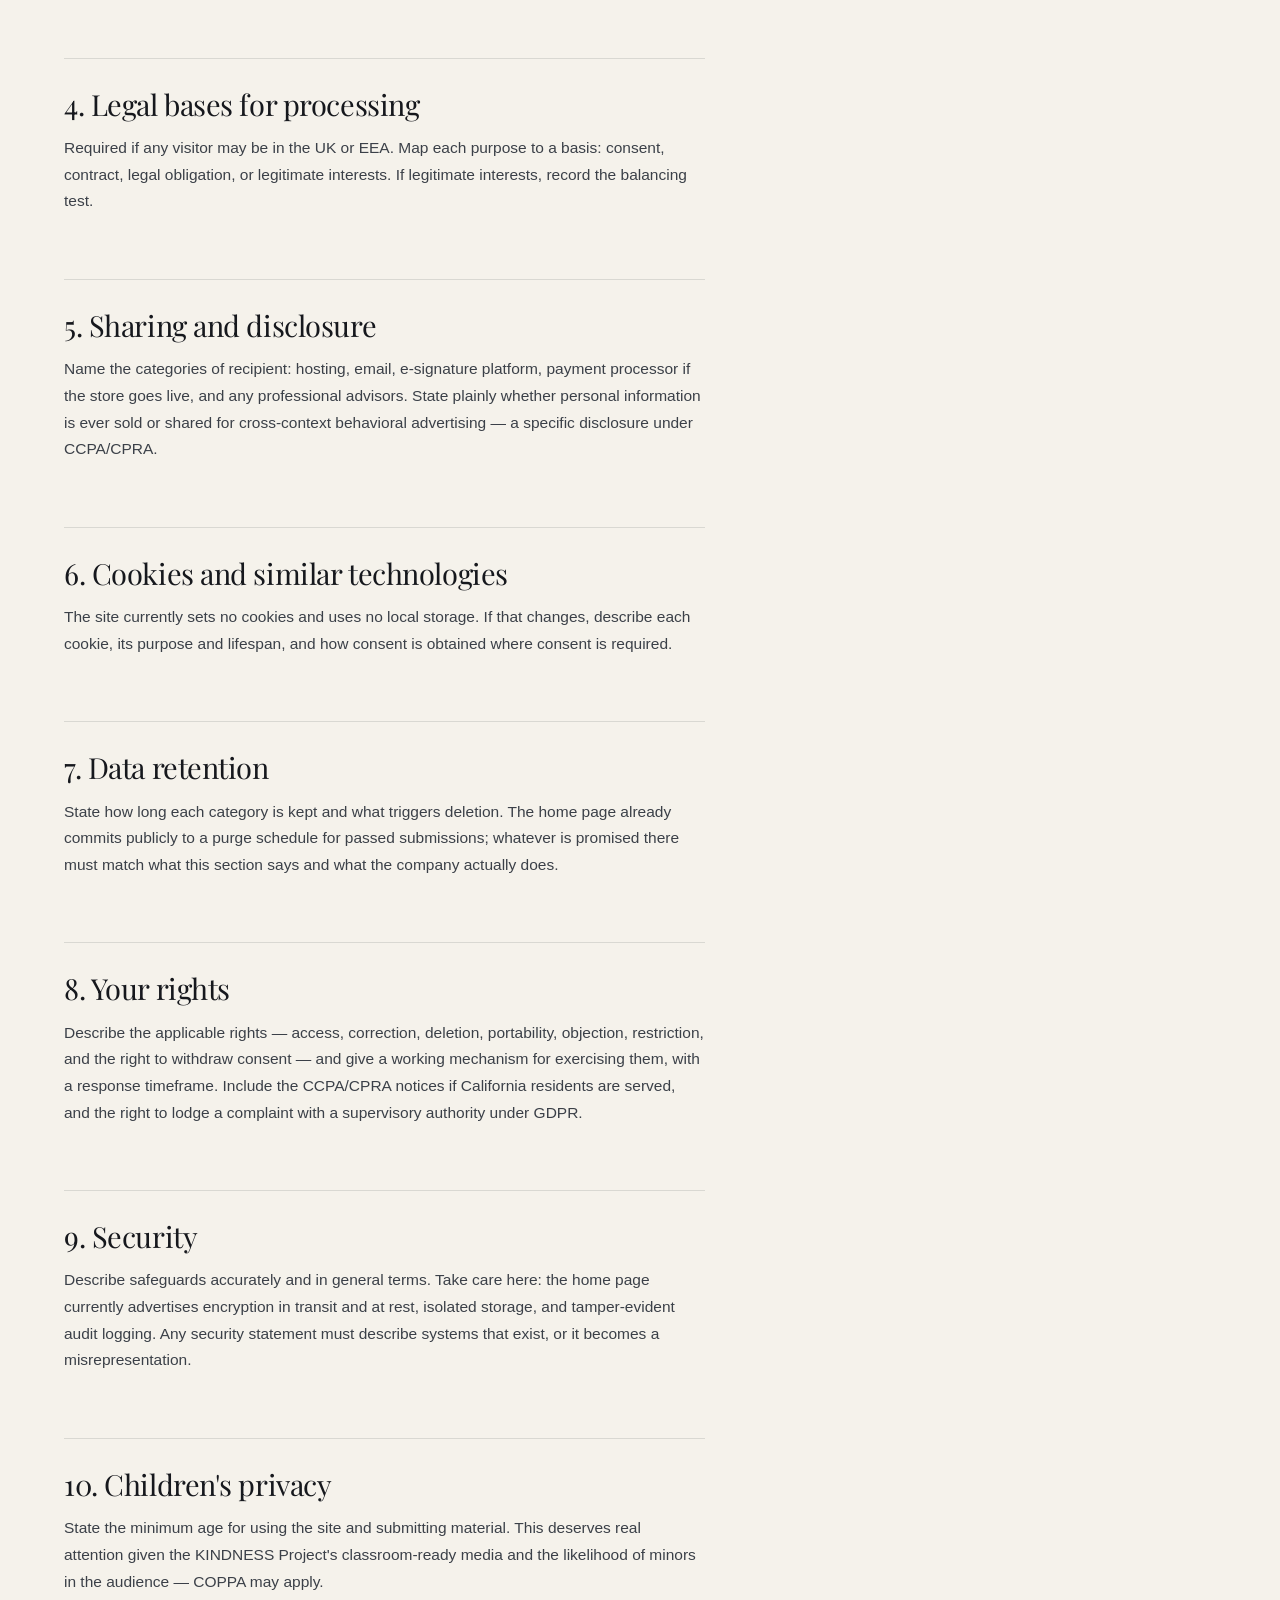
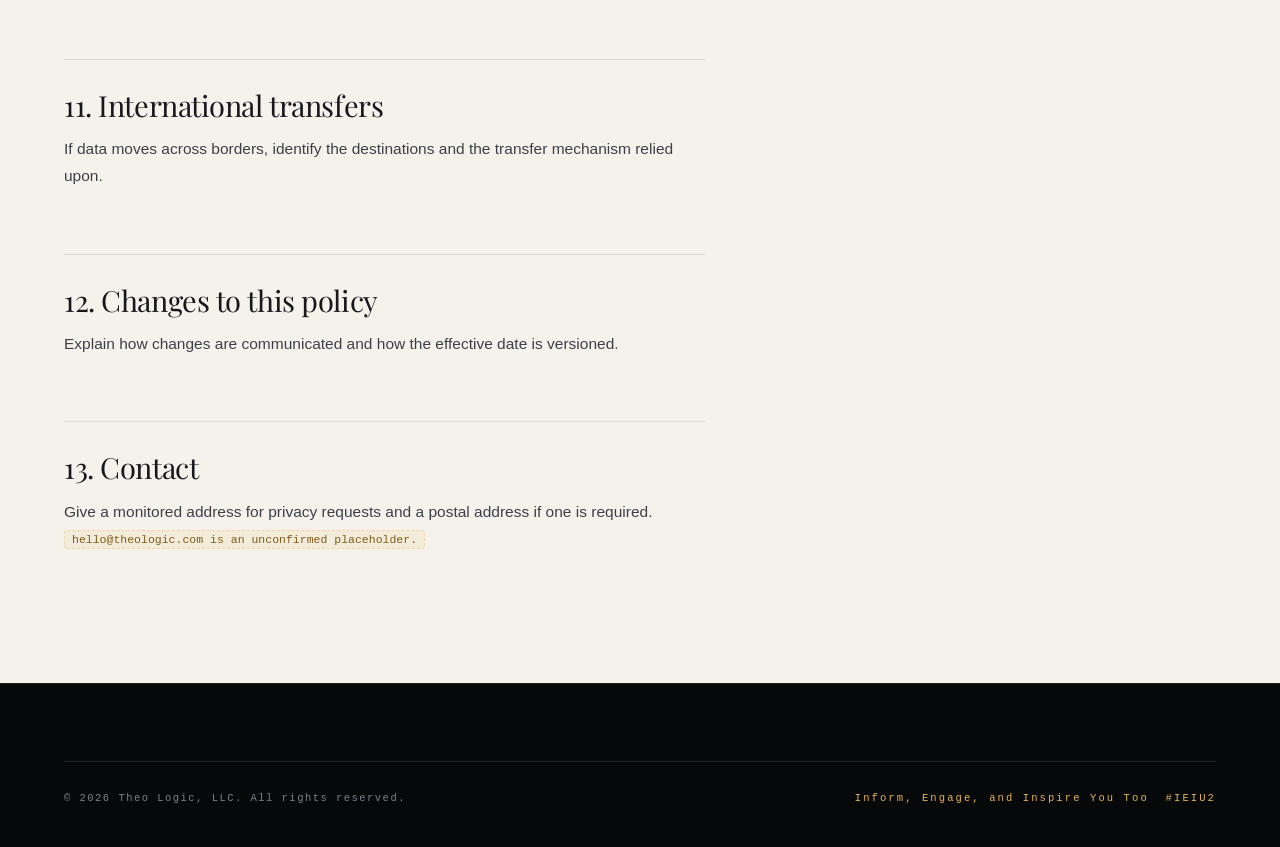
<file: pages/privacy.html>
<!DOCTYPE html>
<html lang="en">
<head>
<meta charset="utf-8">
<meta name="viewport" content="width=device-width, initial-scale=1">
<meta name="robots" content="noindex, nofollow"><!-- remove at launch; see README -->

<title>Privacy Policy — Theo Logic, LLC</title>
<meta name="description" content="How Theo Logic, LLC collects, uses, and protects personal information.">
<meta name="theme-color" content="#07080A">
<meta name="color-scheme" content="dark">

<link rel="icon" href="../assets/brand/favicon-32.png" type="image/png" sizes="32x32">
<link rel="icon" href="../assets/brand/favicon-16.png" type="image/png" sizes="16x16">
<link rel="apple-touch-icon" href="../assets/brand/apple-touch-icon.png">
<link rel="stylesheet" href="../assets/css/styles.css">
</head>
<body>

<a class="skip" href="#main">Skip to content</a>

<header class="doc-head">
  <div class="wrap">
    <a class="brand" href="../index.html">
      <img class="mark" src="../assets/brand/logo-mark-192.png" width="192" height="192" alt="">
      <span class="brand-txt">THEO LOGIC<small>LLC</small></span>
    </a>
    <a class="doc-back" href="../index.html"><span class="ar">&larr;</span> Back to site</a>
  </div>
</header>

<main class="doc theme-light" id="main">
  <div class="wrap">
    <article class="doc-body">
      <h1 class="h-1">Privacy Policy</h1>
      <p class="doc-meta">Draft — no effective date</p>

      <aside class="doc-draft">
        <p><b>Structure only — requires counsel</b>
        The headings below are the sections a privacy policy for this site needs.
        The text under each describes what that section must establish; it is
        drafting guidance, <strong>not legal language</strong> and not a policy.
        Theo Logic's attorney should write the operative text.</p>
        <p>The obligations depend on facts not yet settled: where the company
        operates, where visitors are, whether analytics run, and what the
        inquiry form and Vault actually do with what they receive. Those
        answers determine whether GDPR, CCPA/CPRA, or other regimes apply.</p>
      </aside>

      <p><strong>What the site does today.</strong> As currently deployed, this
      site runs no analytics, sets no cookies, and uses no third-party
      embeds. The inquiry form is not connected to a backend, so nothing a
      visitor types is transmitted or stored. <span class="todo">This paragraph
      stops being true the moment the form is wired up or analytics are added —
      revise it then.</span></p>

      <h2>1. Who we are</h2>
      <p>Identify the legal entity (Theo Logic, LLC), its jurisdiction of
      formation, its place of business, and the contact route for privacy
      questions. Name a data controller and, if one is required, a
      representative or data protection officer.</p>

      <h2>2. Information we collect</h2>
      <p>Enumerate each category actually collected, and no more. Expected
      categories once the site is live:</p>
      <ul>
        <li><strong>Information you give us</strong> — name, email, organization,
        and message body submitted through the inquiry form.</li>
        <li><strong>Submission material</strong> — anything sent through The Vault,
        which is a separate and more sensitive category. See the
        <a href="submission-policy.html">Submission Policy</a>.</li>
        <li><strong>Automatically collected</strong> — server logs, IP address,
        user agent. State what the host retains, including GitHub Pages or
        whichever host is used at launch.</li>
        <li><strong>Analytics</strong> — none at present. If added, name the
        provider and what it collects.</li>
      </ul>

      <h2>3. How we use information</h2>
      <p>State each purpose, tied to the categories above. Do not use a
      catch-all. If any processing is automated decision-making or profiling —
      relevant to the claims the Intelligence Layer section makes on the home
      page — say so explicitly and describe it.</p>

      <h2>4. Legal bases for processing</h2>
      <p>Required if any visitor may be in the UK or EEA. Map each purpose to a
      basis: consent, contract, legal obligation, or legitimate interests. If
      legitimate interests, record the balancing test.</p>

      <h2>5. Sharing and disclosure</h2>
      <p>Name the categories of recipient: hosting, email, e-signature platform,
      payment processor if the store goes live, and any professional advisors.
      State plainly whether personal information is ever sold or shared for
      cross-context behavioral advertising — a specific disclosure under
      CCPA/CPRA.</p>

      <h2>6. Cookies and similar technologies</h2>
      <p>The site currently sets no cookies and uses no local storage. If that
      changes, describe each cookie, its purpose and lifespan, and how consent
      is obtained where consent is required.</p>

      <h2>7. Data retention</h2>
      <p>State how long each category is kept and what triggers deletion. The
      home page already commits publicly to a purge schedule for passed
      submissions; whatever is promised there must match what this section says
      and what the company actually does.</p>

      <h2>8. Your rights</h2>
      <p>Describe the applicable rights — access, correction, deletion,
      portability, objection, restriction, and the right to withdraw consent —
      and give a working mechanism for exercising them, with a response
      timeframe. Include the CCPA/CPRA notices if California residents are
      served, and the right to lodge a complaint with a supervisory authority
      under GDPR.</p>

      <h2>9. Security</h2>
      <p>Describe safeguards accurately and in general terms. Take care here:
      the home page currently advertises encryption in transit and at rest,
      isolated storage, and tamper-evident audit logging. Any security statement
      must describe systems that exist, or it becomes a misrepresentation.</p>

      <h2>10. Children's privacy</h2>
      <p>State the minimum age for using the site and submitting material. This
      deserves real attention given the KINDNESS Project's classroom-ready media
      and the likelihood of minors in the audience — COPPA may apply.</p>

      <h2>11. International transfers</h2>
      <p>If data moves across borders, identify the destinations and the
      transfer mechanism relied upon.</p>

      <h2>12. Changes to this policy</h2>
      <p>Explain how changes are communicated and how the effective date is
      versioned.</p>

      <h2>13. Contact</h2>
      <p>Give a monitored address for privacy requests and a postal address if
      one is required. <span class="todo">hello@theologic.com is an unconfirmed
      placeholder.</span></p>
    </article>
  </div>
</main>

<footer>
  <div class="wrap">
    <div class="foot-bot">
      <span>&copy; 2026 Theo Logic, LLC. All rights reserved.</span>
      <span class="hashtag">Inform, Engage, and Inspire You Too &nbsp;#IEIU2</span>
    </div>
  </div>
</footer>

</body>
</html>
</file>
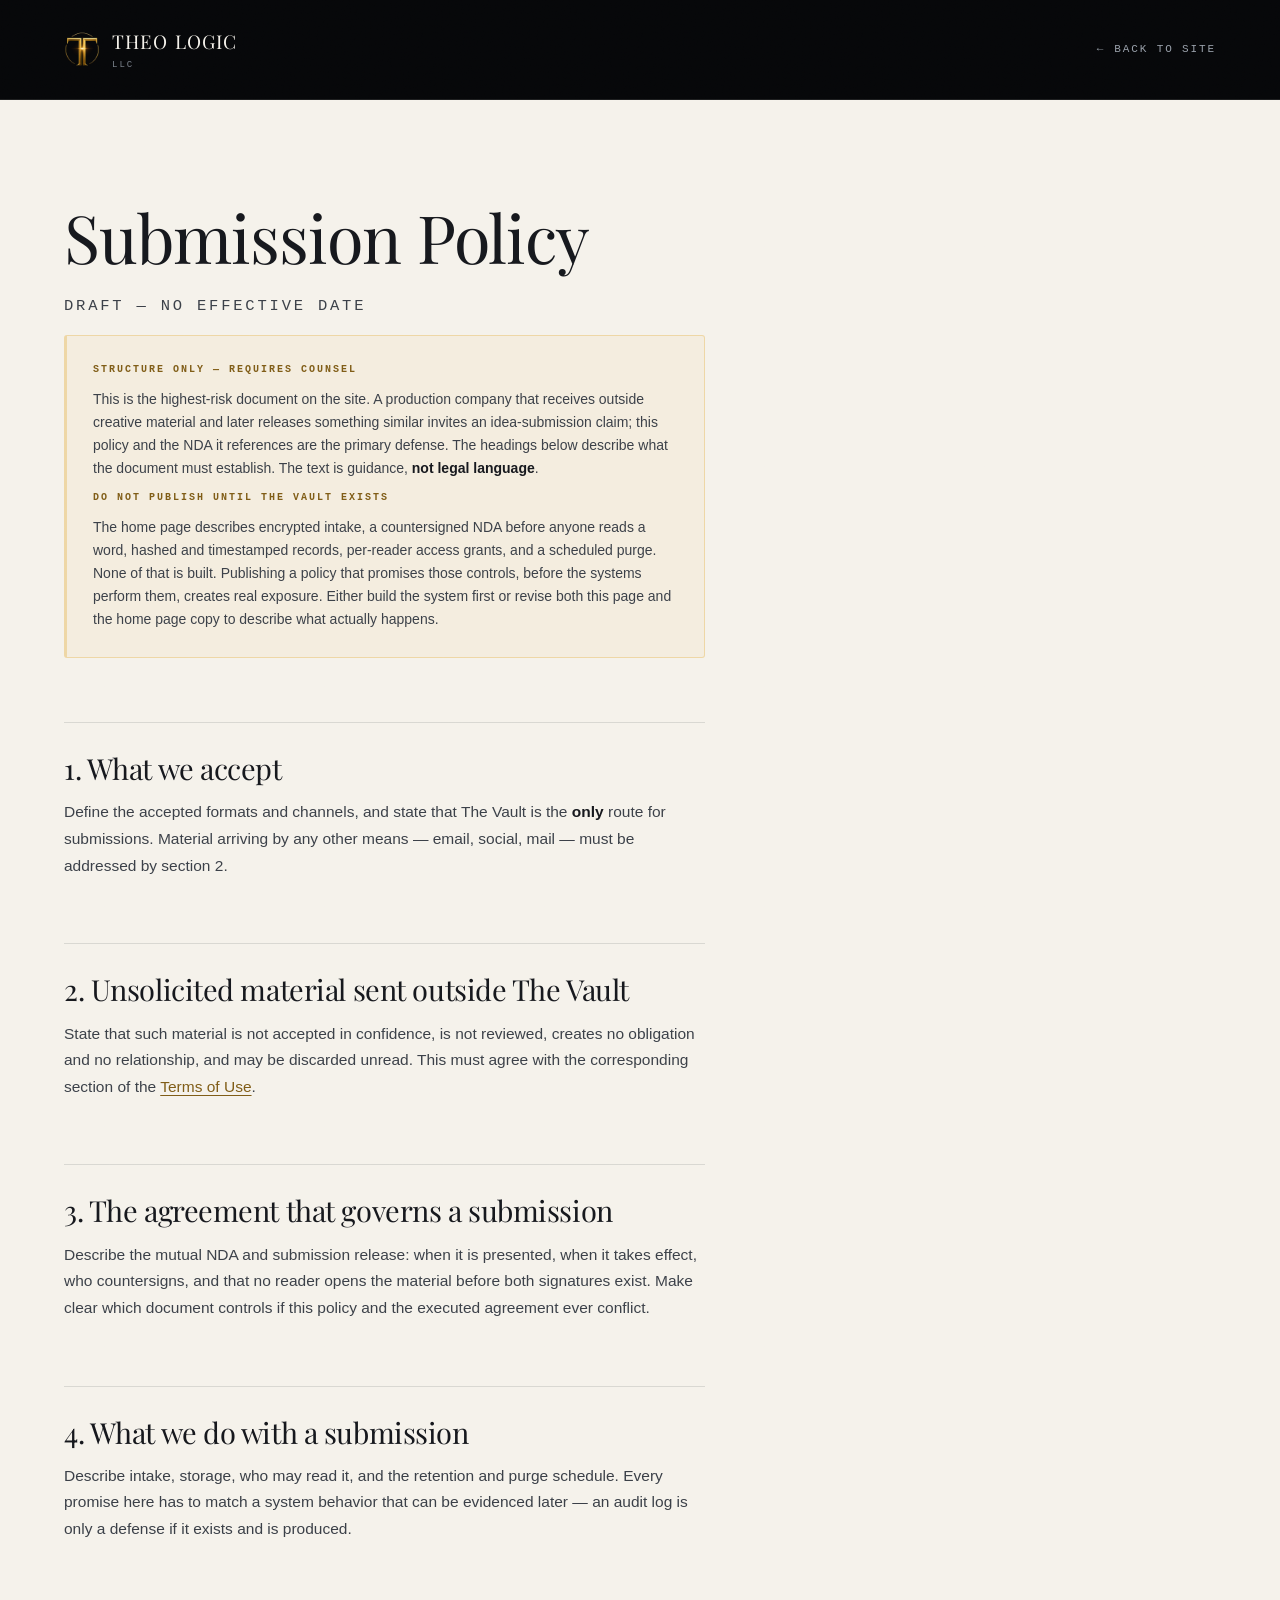
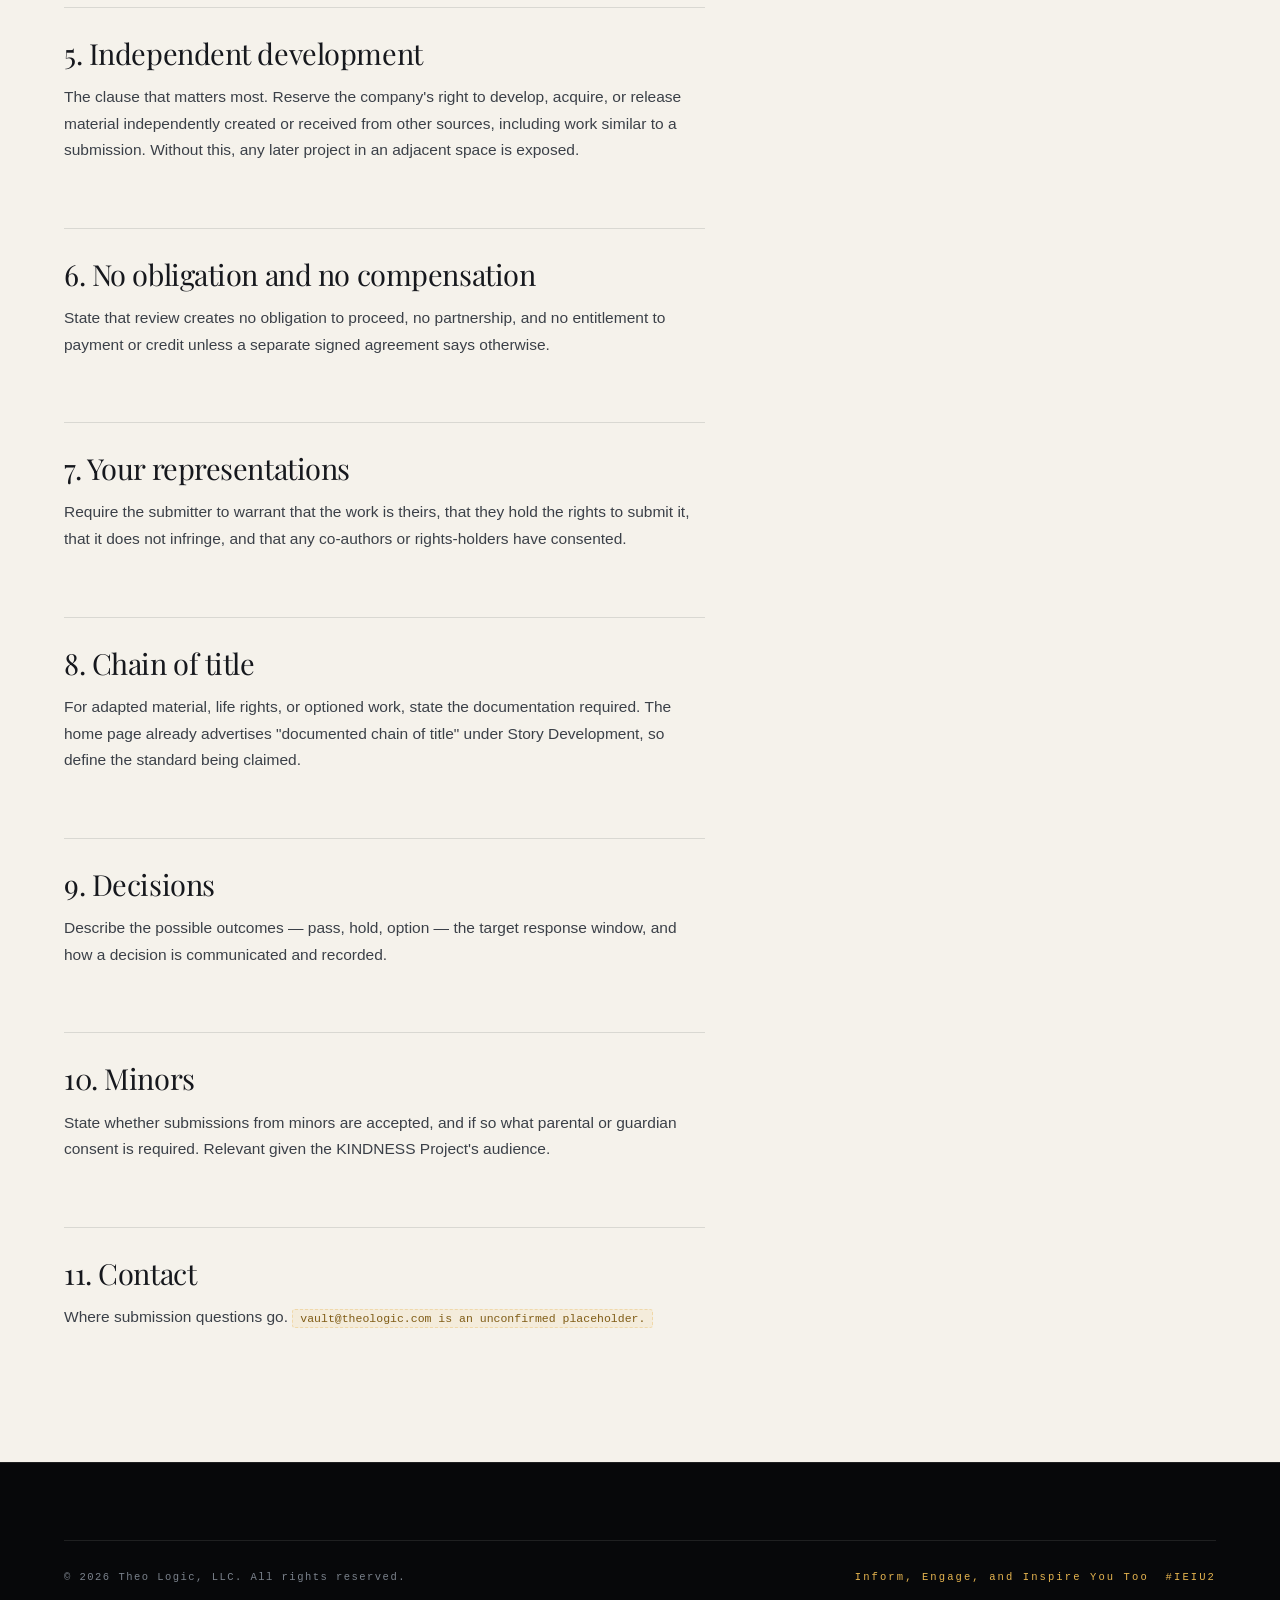
<file: pages/submission-policy.html>
<!DOCTYPE html>
<html lang="en">
<head>
<meta charset="utf-8">
<meta name="viewport" content="width=device-width, initial-scale=1">
<meta name="robots" content="noindex, nofollow"><!-- remove at launch; see README -->

<title>Submission Policy — Theo Logic, LLC</title>
<meta name="description" content="How Theo Logic, LLC accepts, handles, and responds to submitted material through The Vault.">
<meta name="theme-color" content="#07080A">
<meta name="color-scheme" content="dark">

<link rel="icon" href="../assets/brand/favicon-32.png" type="image/png" sizes="32x32">
<link rel="icon" href="../assets/brand/favicon-16.png" type="image/png" sizes="16x16">
<link rel="apple-touch-icon" href="../assets/brand/apple-touch-icon.png">
<link rel="stylesheet" href="../assets/css/styles.css">
</head>
<body>

<a class="skip" href="#main">Skip to content</a>

<header class="doc-head">
  <div class="wrap">
    <a class="brand" href="../index.html">
      <img class="mark" src="../assets/brand/logo-mark-192.png" width="192" height="192" alt="">
      <span class="brand-txt">THEO LOGIC<small>LLC</small></span>
    </a>
    <a class="doc-back" href="../index.html"><span class="ar">&larr;</span> Back to site</a>
  </div>
</header>

<main class="doc theme-light" id="main">
  <div class="wrap">
    <article class="doc-body">
      <h1 class="h-1">Submission Policy</h1>
      <p class="doc-meta">Draft — no effective date</p>

      <aside class="doc-draft">
        <p><b>Structure only — requires counsel</b>
        This is the highest-risk document on the site. A production company that
        receives outside creative material and later releases something similar
        invites an idea-submission claim; this policy and the NDA it references
        are the primary defense. The headings below describe what the document
        must establish. The text is guidance, <strong>not legal language</strong>.</p>
        <p><b>Do not publish until The Vault exists</b>
        The home page describes encrypted intake, a countersigned NDA before
        anyone reads a word, hashed and timestamped records, per-reader access
        grants, and a scheduled purge. None of that is built. Publishing a
        policy that promises those controls, before the systems perform them,
        creates real exposure. Either build the system first or revise both this
        page and the home page copy to describe what actually happens.</p>
      </aside>

      <h2>1. What we accept</h2>
      <p>Define the accepted formats and channels, and state that The Vault is
      the <strong>only</strong> route for submissions. Material arriving by any
      other means — email, social, mail — must be addressed by section 2.</p>

      <h2>2. Unsolicited material sent outside The Vault</h2>
      <p>State that such material is not accepted in confidence, is not reviewed,
      creates no obligation and no relationship, and may be discarded unread.
      This must agree with the corresponding section of the
      <a href="terms.html">Terms of Use</a>.</p>

      <h2>3. The agreement that governs a submission</h2>
      <p>Describe the mutual NDA and submission release: when it is presented,
      when it takes effect, who countersigns, and that no reader opens the
      material before both signatures exist. Make clear which document controls
      if this policy and the executed agreement ever conflict.</p>

      <h2>4. What we do with a submission</h2>
      <p>Describe intake, storage, who may read it, and the retention and purge
      schedule. Every promise here has to match a system behavior that can be
      evidenced later — an audit log is only a defense if it exists and is
      produced.</p>

      <h2>5. Independent development</h2>
      <p>The clause that matters most. Reserve the company's right to develop,
      acquire, or release material independently created or received from other
      sources, including work similar to a submission. Without this, any later
      project in an adjacent space is exposed.</p>

      <h2>6. No obligation and no compensation</h2>
      <p>State that review creates no obligation to proceed, no partnership, and
      no entitlement to payment or credit unless a separate signed agreement
      says otherwise.</p>

      <h2>7. Your representations</h2>
      <p>Require the submitter to warrant that the work is theirs, that they hold
      the rights to submit it, that it does not infringe, and that any
      co-authors or rights-holders have consented.</p>

      <h2>8. Chain of title</h2>
      <p>For adapted material, life rights, or optioned work, state the
      documentation required. The home page already advertises "documented chain
      of title" under Story Development, so define the standard being claimed.</p>

      <h2>9. Decisions</h2>
      <p>Describe the possible outcomes — pass, hold, option — the target
      response window, and how a decision is communicated and recorded.</p>

      <h2>10. Minors</h2>
      <p>State whether submissions from minors are accepted, and if so what
      parental or guardian consent is required. Relevant given the KINDNESS
      Project's audience.</p>

      <h2>11. Contact</h2>
      <p>Where submission questions go. <span class="todo">vault@theologic.com is
      an unconfirmed placeholder.</span></p>
    </article>
  </div>
</main>

<footer>
  <div class="wrap">
    <div class="foot-bot">
      <span>&copy; 2026 Theo Logic, LLC. All rights reserved.</span>
      <span class="hashtag">Inform, Engage, and Inspire You Too &nbsp;#IEIU2</span>
    </div>
  </div>
</footer>

</body>
</html>
</file>
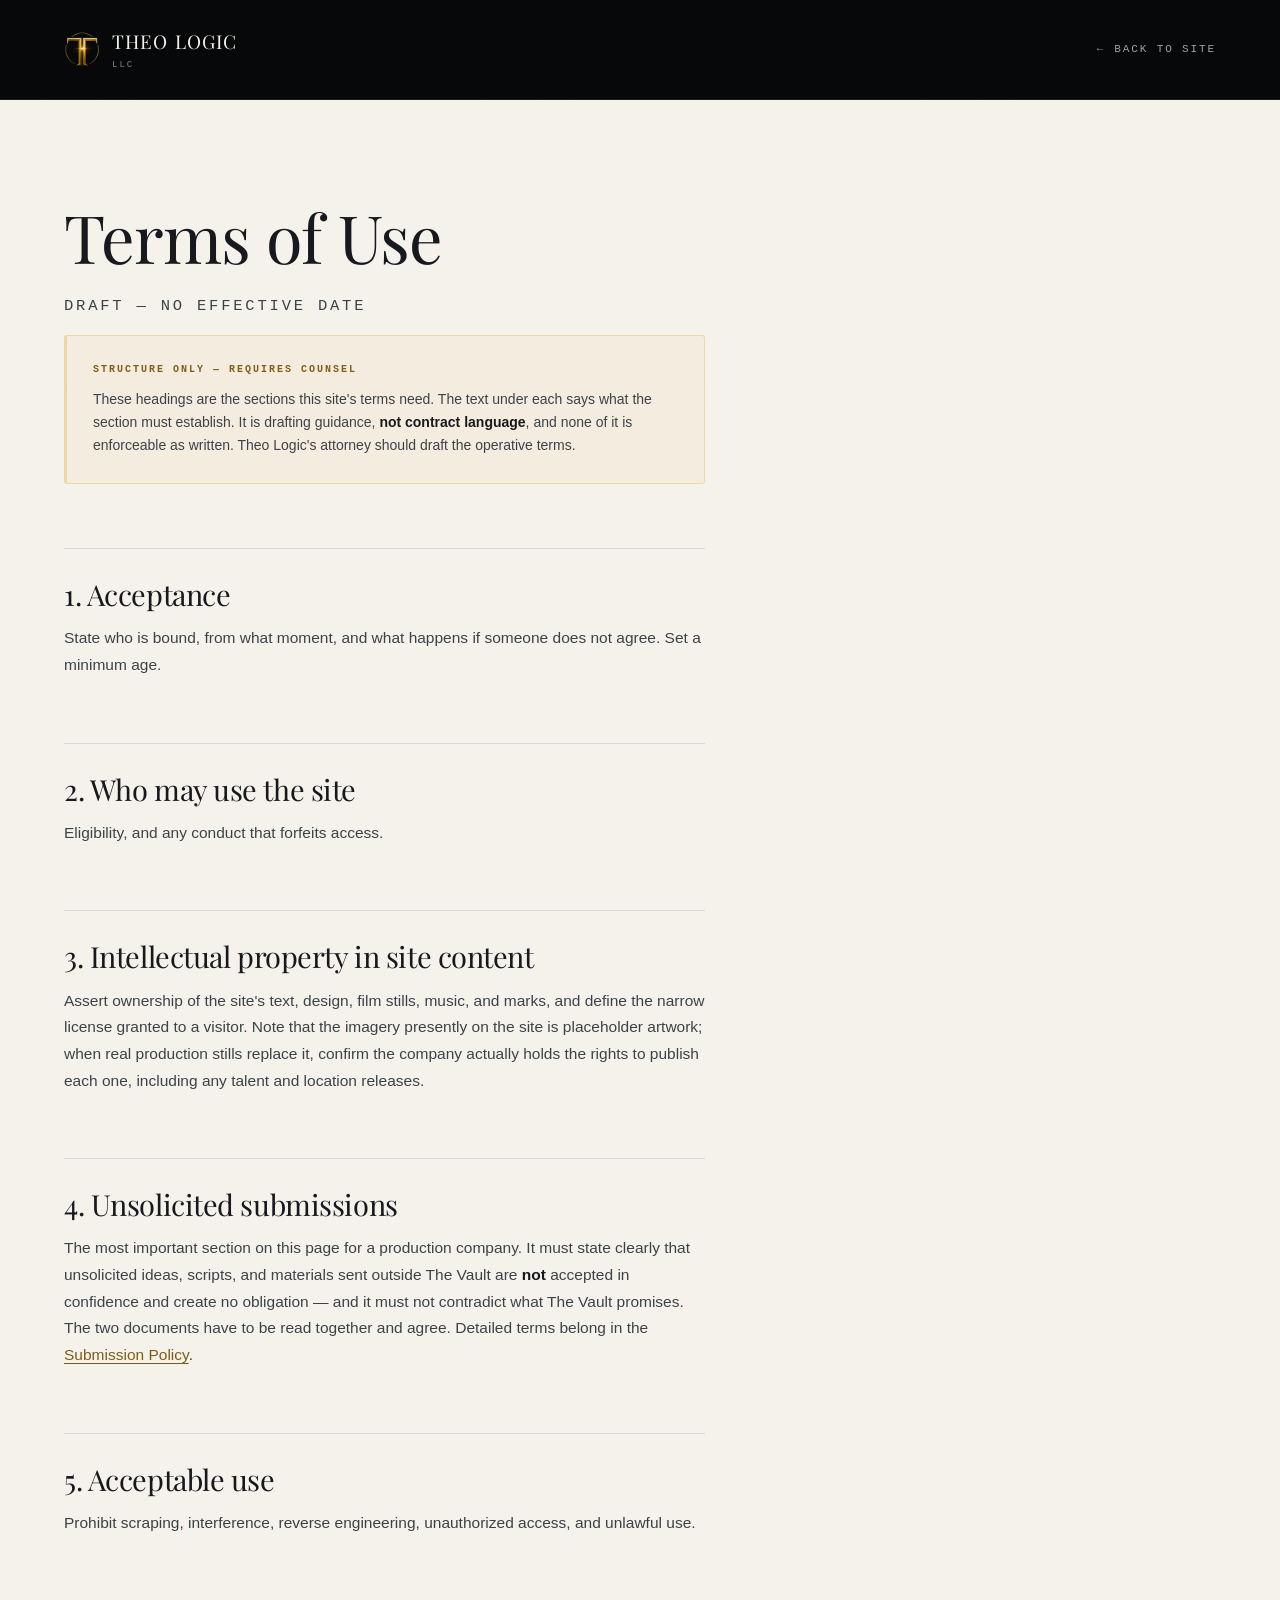
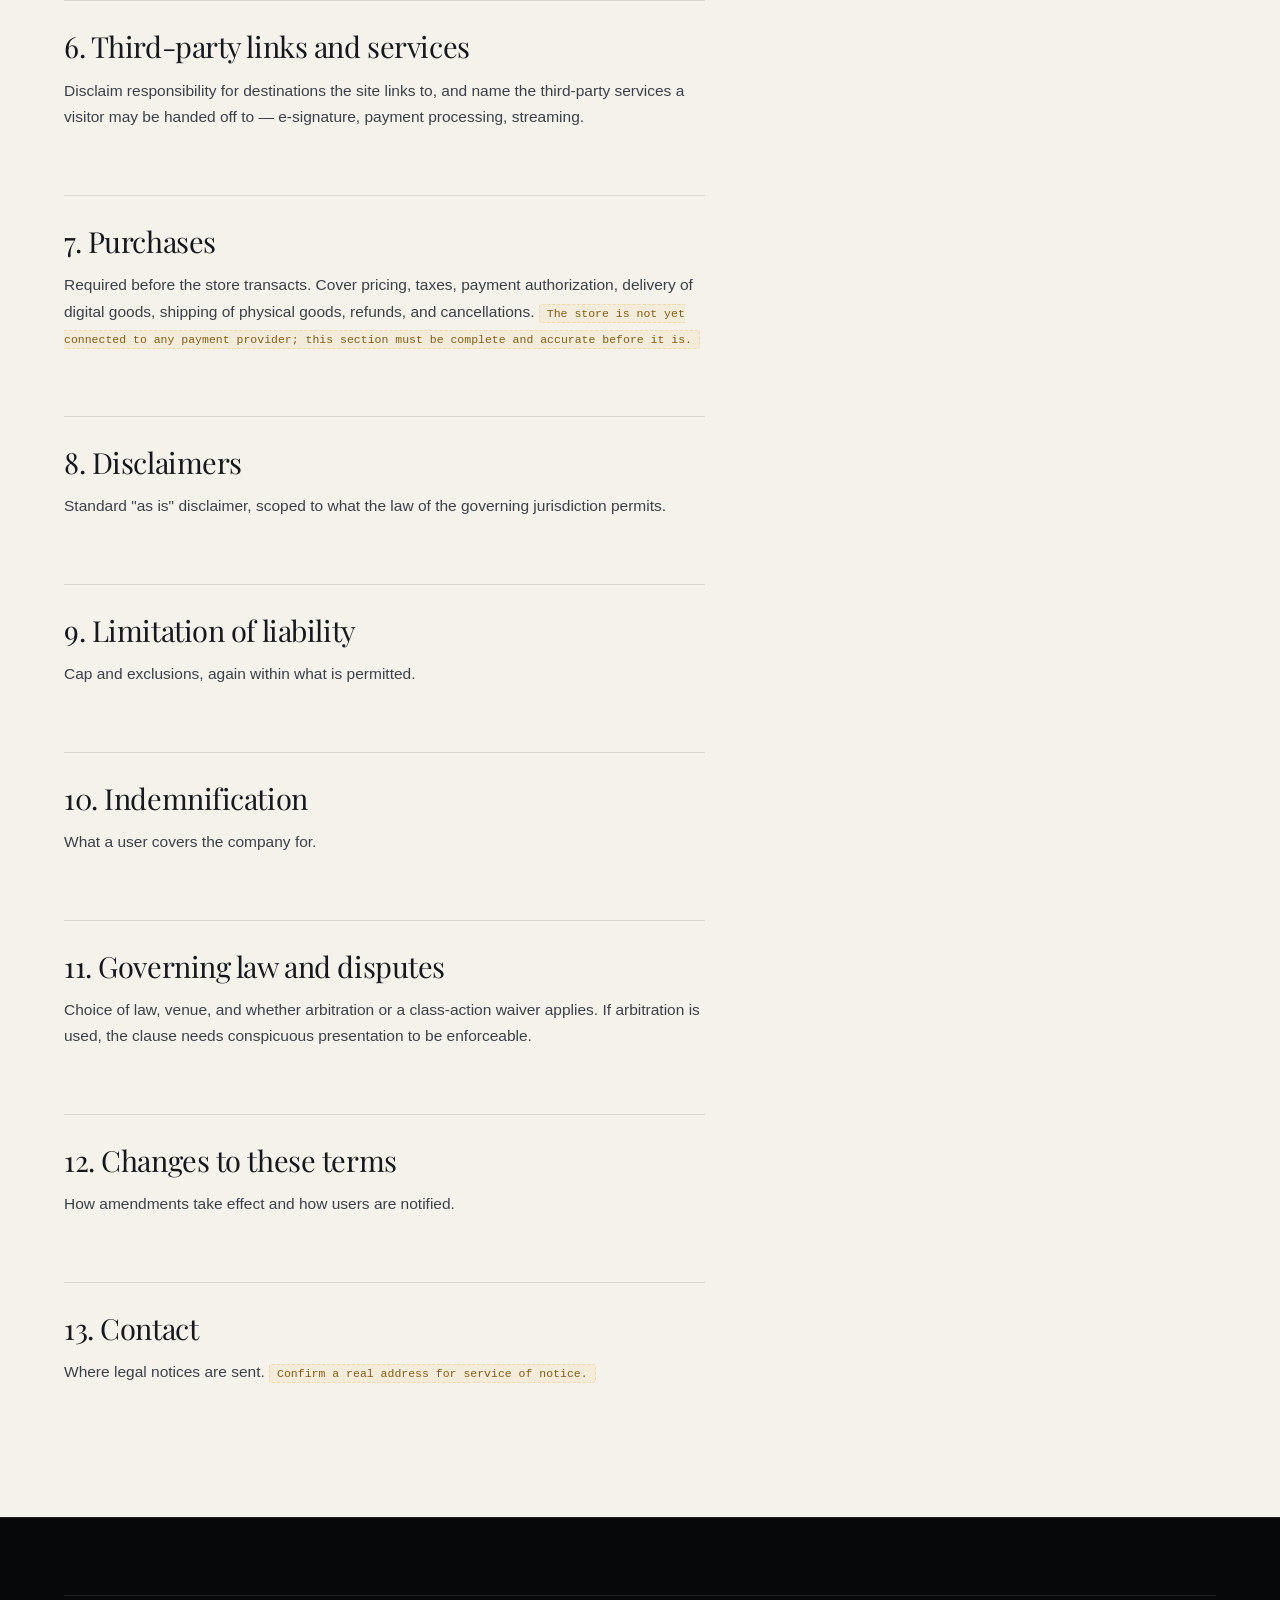
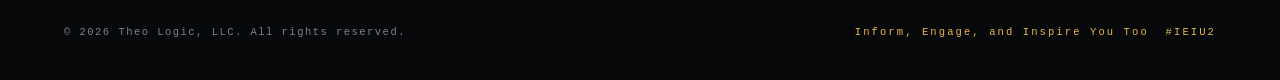
<file: pages/terms.html>
<!DOCTYPE html>
<html lang="en">
<head>
<meta charset="utf-8">
<meta name="viewport" content="width=device-width, initial-scale=1">
<meta name="robots" content="noindex, nofollow"><!-- remove at launch; see README -->

<title>Terms of Use — Theo Logic, LLC</title>
<meta name="description" content="The terms governing use of the Theo Logic, LLC website.">
<meta name="theme-color" content="#07080A">
<meta name="color-scheme" content="dark">

<link rel="icon" href="../assets/brand/favicon-32.png" type="image/png" sizes="32x32">
<link rel="icon" href="../assets/brand/favicon-16.png" type="image/png" sizes="16x16">
<link rel="apple-touch-icon" href="../assets/brand/apple-touch-icon.png">
<link rel="stylesheet" href="../assets/css/styles.css">
</head>
<body>

<a class="skip" href="#main">Skip to content</a>

<header class="doc-head">
  <div class="wrap">
    <a class="brand" href="../index.html">
      <img class="mark" src="../assets/brand/logo-mark-192.png" width="192" height="192" alt="">
      <span class="brand-txt">THEO LOGIC<small>LLC</small></span>
    </a>
    <a class="doc-back" href="../index.html"><span class="ar">&larr;</span> Back to site</a>
  </div>
</header>

<main class="doc theme-light" id="main">
  <div class="wrap">
    <article class="doc-body">
      <h1 class="h-1">Terms of Use</h1>
      <p class="doc-meta">Draft — no effective date</p>

      <aside class="doc-draft">
        <p><b>Structure only — requires counsel</b>
        These headings are the sections this site's terms need. The text under
        each says what the section must establish. It is drafting guidance,
        <strong>not contract language</strong>, and none of it is enforceable as
        written. Theo Logic's attorney should draft the operative terms.</p>
      </aside>

      <h2>1. Acceptance</h2>
      <p>State who is bound, from what moment, and what happens if someone does
      not agree. Set a minimum age.</p>

      <h2>2. Who may use the site</h2>
      <p>Eligibility, and any conduct that forfeits access.</p>

      <h2>3. Intellectual property in site content</h2>
      <p>Assert ownership of the site's text, design, film stills, music, and
      marks, and define the narrow license granted to a visitor. Note that the
      imagery presently on the site is placeholder artwork; when real production
      stills replace it, confirm the company actually holds the rights to
      publish each one, including any talent and location releases.</p>

      <h2>4. Unsolicited submissions</h2>
      <p>The most important section on this page for a production company. It
      must state clearly that unsolicited ideas, scripts, and materials sent
      outside The Vault are <strong>not</strong> accepted in confidence and create
      no obligation — and it must not contradict what The Vault promises. The
      two documents have to be read together and agree. Detailed terms belong in
      the <a href="submission-policy.html">Submission Policy</a>.</p>

      <h2>5. Acceptable use</h2>
      <p>Prohibit scraping, interference, reverse engineering, unauthorized
      access, and unlawful use.</p>

      <h2>6. Third-party links and services</h2>
      <p>Disclaim responsibility for destinations the site links to, and name the
      third-party services a visitor may be handed off to — e-signature, payment
      processing, streaming.</p>

      <h2>7. Purchases</h2>
      <p>Required before the store transacts. Cover pricing, taxes, payment
      authorization, delivery of digital goods, shipping of physical goods,
      refunds, and cancellations. <span class="todo">The store is not yet
      connected to any payment provider; this section must be complete and
      accurate before it is.</span></p>

      <h2>8. Disclaimers</h2>
      <p>Standard "as is" disclaimer, scoped to what the law of the governing
      jurisdiction permits.</p>

      <h2>9. Limitation of liability</h2>
      <p>Cap and exclusions, again within what is permitted.</p>

      <h2>10. Indemnification</h2>
      <p>What a user covers the company for.</p>

      <h2>11. Governing law and disputes</h2>
      <p>Choice of law, venue, and whether arbitration or a class-action waiver
      applies. If arbitration is used, the clause needs conspicuous presentation
      to be enforceable.</p>

      <h2>12. Changes to these terms</h2>
      <p>How amendments take effect and how users are notified.</p>

      <h2>13. Contact</h2>
      <p>Where legal notices are sent. <span class="todo">Confirm a real address
      for service of notice.</span></p>
    </article>
  </div>
</main>

<footer>
  <div class="wrap">
    <div class="foot-bot">
      <span>&copy; 2026 Theo Logic, LLC. All rights reserved.</span>
      <span class="hashtag">Inform, Engage, and Inspire You Too &nbsp;#IEIU2</span>
    </div>
  </div>
</footer>

</body>
</html>
</file>
<file: assets/css/styles.css>
/* ============================================================
   THEO LOGIC — design tokens
   Concept: "The Frame and the Light"
   Gold = Truth. Cyan = Logic. Near-black = the frame; warm paper = the content.
   ============================================================ */

/* ---------- self-hosted display serif ----------
   Playfair Display (SIL OFL 1.1 — license in assets/fonts/). Without this the
   serif stack resolved to Didot on macOS only, and to Georgia/Times everywhere
   else. Only weight 400 is used, upright and italic, Latin subset.
   URLs are relative to this stylesheet, so they resolve from pages/ too.
   ------------------------------------------------------------------ */
@font-face{
  font-family:"Playfair Display";
  src:url("../fonts/playfair-display-400.woff2") format("woff2");
  font-weight:400; font-style:normal; font-display:swap;
  unicode-range:U+0000-00FF,U+0131,U+0152-0153,U+02BB-02BC,U+02C6,U+02DA,U+02DC,
    U+0304,U+0308,U+0329,U+2000-206F,U+20AC,U+2122,U+2191,U+2193,U+2212,U+2215,U+FEFF,U+FFFD;
}
@font-face{
  font-family:"Playfair Display";
  src:url("../fonts/playfair-display-400-italic.woff2") format("woff2");
  font-weight:400; font-style:italic; font-display:swap;
  unicode-range:U+0000-00FF,U+0131,U+0152-0153,U+02BB-02BC,U+02C6,U+02DA,U+02DC,
    U+0304,U+0308,U+0329,U+2000-206F,U+20AC,U+2122,U+2191,U+2193,U+2212,U+2215,U+FEFF,U+FFFD;
}

:root{
  /* Brand constants — identical in every theme. Use these for fills, rules,
     and glows; for text, use the role tokens in THEMES below. */
  --ink:      #07080A;   /* near-black: the frame */
  --ink-2:    #0C0E12;
  --paper:    #F5F2EB;   /* warm white */
  --truth:    #E7B54F;   /* Guided by Truth */
  --logic:    #7ECAD8;   /* Driven by Logic */
  --on-gold:  #0A0906;   /* text set on a gold fill */
  --gold-hi:  #F2C765;   /* gold fill on hover */

  /* Playfair first so every platform renders the same face. */
  --serif: "Playfair Display","Didot","Bodoni 72",Georgia,"Times New Roman",serif;
  --sans: "Inter",-apple-system,BlinkMacSystemFont,"Segoe UI",Helvetica,Arial,sans-serif;
  --mono: "SF Mono",ui-monospace,"JetBrains Mono","Roboto Mono",Menlo,Consolas,monospace;

  --pad: clamp(20px, 5vw, 96px);
  --maxw: 1360px;
  --ease: cubic-bezier(.16,1,.3,1);
}

/* ============================================================
   THEMES — role tokens
   ------------------------------------------------------------
   Components colour themselves only through these roles, so a block
   switches look with one class:
     default / .theme-dark   the dark frame: nav, hero, marquee, footer,
                             legal-page header, and the Vault console
     .theme-light            warm paper content: every home-page section
                             from Doctrine to Contact, and pages/ bodies
   Every text role clears WCAG AA (4.5:1) against each background it sits
   on in its theme. Re-check contrast before changing a value here.
   ============================================================ */
:root, .theme-dark{
  --bg:          var(--ink);
  --bg-band:     var(--ink-2);          /* alternating section band */
  --surface:     var(--ink);            /* cards, panels, inputs */
  --text:        var(--paper);          /* headings, strong text */
  --text-soft:   #CBD0D7;               /* body copy, ledes */
  --text-muted:  #99A0AA;               /* secondary copy, links */
  --text-faint:  #7B828C;               /* eyebrows, labels, metadata */
  --accent-text: var(--truth);          /* gold used as text */
  --accent-dim:  #9C7A33;               /* numbering, kinds */
  --cool-text:   var(--logic);          /* cyan used as text */
  --cool-dim:    #5A95A0;
  --line:        rgba(245,242,235,.10);
  --line-2:      rgba(245,242,235,.18);
  --track:       rgba(245,242,235,.07);
  --focus:       var(--truth);
}
.theme-light{
  --bg:          #F5F2EB;
  --bg-band:     #ECE7DD;
  --surface:     #FCFAF6;
  --text:        #16181D;
  --text-soft:   #3B4048;
  --text-muted:  #50565F;
  --text-faint:  #5F656E;
  --accent-text: #7F5C16;               /* gold darkened to read on paper */
  --accent-dim:  #7F5C16;
  --cool-text:   #2A6773;               /* cyan darkened to read on paper */
  --cool-dim:    #2A6773;
  --line:        rgba(22,24,29,.12);
  --line-2:      rgba(22,24,29,.22);
  --track:       rgba(22,24,29,.08);
  --focus:       #7F5C16;
}
/* Colour inherits as a computed value, so a themed block must re-apply it
   where its tokens change. Section rules below may override the background. */
.theme-dark, .theme-light{color:var(--text); background-color:var(--bg)}
/* Native controls (checkboxes, select menus, scrollbars, placeholders) follow
   color-scheme. The page-level meta tag says "dark" for the frame, so light
   content opts back into light controls — otherwise its checkbox renders as a
   dark square and the select menu opens dark. */
:root, .theme-dark{color-scheme:dark}
.theme-light{color-scheme:light}

*,*::before,*::after{box-sizing:border-box}
html{scroll-behavior:smooth; -webkit-text-size-adjust:100%}
body{
  margin:0; background:var(--bg); color:var(--text);
  font-family:var(--sans); font-size:16px; line-height:1.6;
  -webkit-font-smoothing:antialiased; overflow-x:hidden;
}
img{max-width:100%; display:block}
a{color:inherit; text-decoration:none}
button{font:inherit; color:inherit; background:none; border:0; cursor:pointer}

/* ---------- keyboard focus ----------
   Visible focus ring for keyboard users only. :focus-visible keeps the ring off
   mouse clicks, so the design is undisturbed for pointer users.
   ------------------------------------------------------------------ */
:focus-visible{outline:2px solid var(--focus); outline-offset:3px; border-radius:2px}
.skip{
  position:absolute; left:var(--pad); top:-100px; z-index:300;
  background:var(--truth); color:var(--on-gold); padding:12px 20px; border-radius:0 0 4px 4px;
  font-family:var(--mono); font-size:11px; letter-spacing:.16em; text-transform:uppercase;
  font-weight:600; transition:top .25s var(--ease);
}
.skip:focus{top:0}
/* screen-reader-only text that still reads to assistive tech */
.sr-only{
  position:absolute; width:1px; height:1px; padding:0; margin:-1px;
  overflow:hidden; clip-path:inset(50%); white-space:nowrap; border:0;
}

/* ---------- film grain over everything ---------- */
body::after{
  content:""; position:fixed; inset:-50%; z-index:9999; pointer-events:none;
  opacity:.05; mix-blend-mode:overlay;
  background-image:url("data:image/svg+xml,%3Csvg xmlns='http://www.w3.org/2000/svg' width='220' height='220'%3E%3Cfilter id='n'%3E%3CfeTurbulence type='fractalNoise' baseFrequency='.85' numOctaves='3'/%3E%3C/filter%3E%3Crect width='100%25' height='100%25' filter='url(%23n)'/%3E%3C/svg%3E");
  animation:grain 700ms steps(2,end) infinite;
}
@keyframes grain{
  0%{transform:translate(0,0)} 25%{transform:translate(-2%,1%)}
  50%{transform:translate(1%,-2%)} 75%{transform:translate(-1%,-1%)} 100%{transform:translate(0,0)}
}


.slot img{position:absolute; inset:0; width:100%; height:100%; object-fit:cover;
  display:block; z-index:0; transition:transform 1.2s var(--ease), filter .6s var(--ease)}
.slot > *:not(img){position:relative; z-index:2}
.slot::after{content:""; position:absolute; inset:0; z-index:1; pointer-events:none;
  background:linear-gradient(180deg, rgba(7,8,10,.10), transparent 34%, rgba(7,8,10,.34));
  opacity:.9}
.card:hover .slot img,.prod:hover .slot img{transform:scale(1.04)}
.reel:hover img{filter:brightness(1.06)}
.reel .play{background:rgba(7,8,10,.62); box-shadow:0 10px 34px rgba(0,0,0,.45)}
.reel img{object-position:center 70%}

/* ---------- shared ---------- */
.wrap{max-width:var(--maxw); margin:0 auto; padding-left:var(--pad); padding-right:var(--pad)}
section{position:relative}

.eyebrow{
  font-family:var(--mono); font-size:11px; letter-spacing:.24em; text-transform:uppercase;
  color:var(--text-faint); display:flex; align-items:center; gap:12px; margin:0 0 28px;
}
.eyebrow::before{content:""; width:28px; height:1px; background:var(--truth); opacity:.8}
.eyebrow.cool::before{background:var(--logic)}

h1,h2,h3,h4{font-family:var(--serif); font-weight:400; letter-spacing:-.015em; line-height:1.04; margin:0}
.h-display{font-size:clamp(38px,5.7vw,82px)}
.h-1{font-size:clamp(32px,5.2vw,68px); line-height:1.06}
.h-2{font-size:clamp(24px,3.2vw,40px)}
.h-3{font-size:clamp(19px,2vw,25px); line-height:1.2}
.lede{font-size:clamp(17px,1.45vw,21px); line-height:1.62; color:var(--text-soft); max-width:62ch}
.small{font-size:14.5px; color:var(--text-muted); line-height:1.65}
.gold{color:var(--accent-text)} .cyan{color:var(--cool-text)}
.ital{font-style:italic}

/* ---------- inline text treatments ---------- */
.mono-inline{font-family:var(--mono); letter-spacing:.14em; font-size:.82em}
.mono-label{font-family:var(--mono); font-size:11px; letter-spacing:.16em}
.note-right{max-width:34ch; text-align:right}

/* ---------- spacing utilities ----------
   These replace former inline style="" attributes one-for-one. Each maps to a
   single declaration, so the rendered result is identical to the inline version.
   Prefer adding a semantic class over reaching for these in new markup.
   ------------------------------------------------------------------ */
.u-m0{margin:0}
.u-mt-16{margin-top:16px}
.u-mt-24{margin-top:24px}
.u-mt-26{margin-top:26px}
.u-mt-32{margin-top:32px}
.u-mt-44{margin-top:44px}
.u-mt-48{margin-top:48px}
.u-mb-4{margin-bottom:4px}
.u-mb-14{margin-bottom:14px}
.u-mb-18{margin-bottom:18px}
.u-mw-44{max-width:44ch}
.u-mw-52{max-width:52ch}
.u-mw-70{max-width:70ch}
.u-js-start{justify-self:start}

.reveal{opacity:0; transform:translateY(26px); transition:opacity 1s var(--ease), transform 1s var(--ease)}
.reveal.in{opacity:1; transform:none}
.reveal[data-d="1"]{transition-delay:.09s} .reveal[data-d="2"]{transition-delay:.18s}
.reveal[data-d="3"]{transition-delay:.27s} .reveal[data-d="4"]{transition-delay:.36s}

.rule{height:1px; background:var(--line); border:0; margin:0}

/* placeholder frames — intentionally drawn as wireframe slots */
.slot{
  position:relative; border:1px solid var(--line-2); border-radius:2px; overflow:hidden;
  background:
    repeating-linear-gradient(135deg, rgba(245,242,235,.028) 0 1px, transparent 1px 11px),
    linear-gradient(160deg,#14181E,#0A0C0F);
  display:flex; align-items:center; justify-content:center;
}
.slot-tag{
  font-family:var(--mono); font-size:10px; letter-spacing:.2em; text-transform:uppercase;
  color:var(--text-faint); border:1px solid var(--line); padding:6px 10px; border-radius:100px;
  background:rgba(7,8,10,.6); backdrop-filter:blur(4px);
}

/* buttons */
.btn{
  display:inline-flex; align-items:center; gap:10px; padding:15px 26px; border-radius:100px;
  font-family:var(--mono); font-size:11.5px; letter-spacing:.18em; text-transform:uppercase;
  border:1px solid var(--line-2); transition:.45s var(--ease); white-space:nowrap;
}
.btn:hover{border-color:var(--accent-text); color:var(--accent-text); transform:translateY(-2px)}
.btn-solid{background:var(--truth); color:var(--on-gold); border-color:var(--truth); font-weight:600}
.btn-solid:hover{background:var(--gold-hi); border-color:var(--gold-hi); color:var(--on-gold)}
.btn .ar{transition:transform .45s var(--ease)}
.btn:hover .ar{transform:translateX(4px)}

/* ============================================================
   NAV
   ============================================================ */
.progress{position:fixed; top:0; left:0; height:2px; width:0; z-index:200;
  background:linear-gradient(90deg,var(--truth),var(--logic)); transition:width .1s linear}
nav{
  position:fixed; top:0; left:0; right:0; z-index:150;
  display:flex; align-items:center; justify-content:space-between;
  padding:22px var(--pad); transition:.5s var(--ease);
  border-bottom:1px solid transparent;
}
nav.stuck{background:rgba(7,8,10,.96); backdrop-filter:blur(16px) saturate(1.2);
  border-bottom-color:var(--line); padding-top:14px; padding-bottom:14px}
.brand{display:flex; align-items:center; gap:12px}
/* Raster emblem (assets/brand/logo-mark-192.png, transparent, gold on nothing).
   Shown larger than the old 26px line mark because its bevel and flare need room. */
.mark{width:36px; height:36px; flex:none}
.brand-txt{font-family:var(--serif); font-size:19px; letter-spacing:.06em}
.brand-txt small{font-family:var(--mono); font-size:9px; letter-spacing:.22em; color:var(--text-faint);
  display:block; margin-top:2px}
.navlinks{display:flex; gap:34px; align-items:center}
.navlinks a{font-family:var(--mono); font-size:11px; letter-spacing:.17em; text-transform:uppercase;
  color:var(--text-muted); transition:.3s; position:relative; padding:4px 0}
.navlinks a::after{content:""; position:absolute; left:0; bottom:0; height:1px; width:0;
  background:var(--truth); transition:width .4s var(--ease)}
.navlinks a:hover{color:var(--text)} .navlinks a:hover::after{width:100%}
.nav-cta{padding:11px 20px; font-size:10.5px}
.burger{display:none; width:34px; height:34px; position:relative; z-index:160}
.burger i{position:absolute; left:5px; right:5px; height:1.5px; background:var(--paper); transition:.4s var(--ease)}
.burger i:nth-child(1){top:12px} .burger i:nth-child(2){top:20px}
body.menu .burger i:nth-child(1){transform:translateY(4px) rotate(45deg)}
body.menu .burger i:nth-child(2){transform:translateY(-4px) rotate(-45deg)}
.mobile-menu{
  position:fixed; inset:0; z-index:155; background:rgba(7,8,10,.97); backdrop-filter:blur(20px);
  display:flex; flex-direction:column; justify-content:center; gap:8px; padding:0 var(--pad);
  /* visibility (not just opacity) so closed menu links leave the tab order */
  opacity:0; visibility:hidden; pointer-events:none;
  transition:opacity .5s var(--ease), visibility .5s var(--ease);
}
body.menu .mobile-menu{opacity:1; visibility:visible; pointer-events:auto}
/* lock background scroll while the menu is open */
body.menu{overflow:hidden}
.mobile-menu a{font-family:var(--serif); font-size:clamp(30px,8vw,52px); padding:10px 0;
  border-bottom:1px solid var(--line)}
.mobile-menu a:last-of-type{border:0}

/* ============================================================
   HERO
   ============================================================ */
.hero{min-height:100svh; display:flex; align-items:center; padding:150px 0 70px; overflow:hidden}
.shaft{
  position:absolute; top:-40%; left:44%; width:58vw; height:190%;
  background:linear-gradient(180deg, rgba(231,181,79,.16), rgba(231,181,79,.03) 45%, transparent 72%);
  filter:blur(70px); transform:rotate(17deg); transform-origin:top center;
  pointer-events:none; animation:sway 16s ease-in-out infinite alternate;
}
.shaft.two{left:8%; width:34vw;
  background:linear-gradient(180deg, rgba(126,202,216,.11), transparent 62%);
  animation-duration:22s; animation-direction:alternate-reverse}
@keyframes sway{from{transform:rotate(15deg) translateX(-2%)} to{transform:rotate(21deg) translateX(4%)}}
.vignette{position:absolute; inset:0; pointer-events:none;
  background:radial-gradient(120% 85% at 50% 42%, transparent 42%, rgba(7,8,10,.72) 100%)}

.hero-grid{position:relative; z-index:2; display:grid; grid-template-columns:1.32fr .68fr;
  gap:clamp(36px,5vw,80px); align-items:center; width:100%}
.hero h1{margin:0 0 30px}
.hero h1 span{display:block}
.hero h1 .l2{padding-left:clamp(0px,4vw,72px)}
.hero h1 .l3{font-size:.52em; font-style:italic; color:#DDE1E6; margin-top:14px; line-height:1.22;
  padding-left:clamp(0px,8vw,140px)}
.hero-meta{display:flex; flex-wrap:wrap; gap:14px; margin-top:36px; align-items:center}
.scrollcue{position:absolute; bottom:32px; left:var(--pad); display:flex; align-items:center; gap:12px;
  font-family:var(--mono); font-size:10px; letter-spacing:.22em; color:var(--text-faint); text-transform:uppercase}
.scrollcue .bar{width:1px; height:38px; background:linear-gradient(var(--truth),transparent);
  animation:drop 2.4s ease-in-out infinite}
@keyframes drop{0%,100%{opacity:.25; transform:scaleY(.5); transform-origin:top}
  50%{opacity:1; transform:scaleY(1); transform-origin:top}}

.reel{aspect-ratio:4/5; min-height:340px}
.reel .play{
  width:74px; height:74px; border-radius:50%; border:1px solid var(--line-2);
  display:grid; place-items:center; background:rgba(7,8,10,.5); backdrop-filter:blur(6px);
  transition:.5s var(--ease);
}
.reel:hover .play{border-color:var(--truth); transform:scale(1.08)}
.reel .play::before{content:""; border-left:13px solid var(--paper);
  border-top:8px solid transparent; border-bottom:8px solid transparent; margin-left:4px}
.reel .cap{position:absolute; left:16px; bottom:16px}

/* ---------- marquee ---------- */
.marquee{border-top:1px solid var(--line); border-bottom:1px solid var(--line);
  padding:20px 0; overflow:hidden; background:var(--ink-2)}
.marquee-track{display:flex; gap:0; width:max-content; animation:slide 38s linear infinite}
.marquee:hover .marquee-track{animation-play-state:paused}
@keyframes slide{to{transform:translateX(-50%)}}
.marquee-item{font-family:var(--serif); font-size:clamp(20px,2.4vw,32px); padding:0 30px;
  display:flex; align-items:center; gap:30px; white-space:nowrap; color:#C6CCD3}
.marquee-item i{width:5px; height:5px; border-radius:50%; background:var(--truth); flex:none}
.marquee-item.tag{color:var(--truth); font-family:var(--mono); font-size:clamp(13px,1.4vw,17px);
  letter-spacing:.2em}

/* ============================================================
   MISSION / VISION
   ============================================================ */
.doctrine{padding:clamp(90px,12vw,170px) 0}
.doctrine-grid{display:grid; grid-template-columns:1fr 1.35fr; gap:clamp(36px,6vw,90px)}
.stack{display:flex; flex-direction:column; gap:56px}
.creed{border-left:1px solid var(--line); padding-left:clamp(20px,3vw,40px); position:relative}
.creed::before{content:""; position:absolute; left:-1px; top:0; width:1px; height:44px; background:var(--truth)}
.creed h3{margin-bottom:16px}
.creed p{margin:0; font-size:clamp(16px,1.35vw,19px); line-height:1.68; color:var(--text-soft)}
.motto-card{
  border:1px solid var(--line); border-radius:3px; padding:clamp(28px,3.4vw,48px);
  background:linear-gradient(155deg,rgba(231,181,79,.07),rgba(126,202,216,.04) 55%, transparent);
  position:relative; overflow:hidden;
}
.motto-card::after{content:""; position:absolute; right:-70px; top:-70px; width:220px; height:220px;
  border-radius:50%; background:radial-gradient(circle,rgba(231,181,79,.16),transparent 70%)}
.motto-card blockquote{margin:0; font-family:var(--serif); font-style:italic;
  font-size:clamp(21px,2.5vw,33px); line-height:1.3; position:relative; z-index:1}

/* ============================================================
   DIVISIONS
   ============================================================ */
.divisions{padding:clamp(80px,10vw,140px) 0; background:var(--bg-band); border-top:1px solid var(--line)}
.div-head{display:flex; justify-content:space-between; align-items:flex-end; gap:30px; margin-bottom:14px}
.div-row{
  display:grid; grid-template-columns:78px minmax(0,1.25fr) minmax(0,1.5fr) auto; gap:clamp(16px,3vw,44px);
  align-items:center; padding:clamp(26px,3vw,40px) 0; border-bottom:1px solid var(--line);
  transition:.55s var(--ease); position:relative;
}
.div-row::before{content:""; position:absolute; left:calc(var(--pad) * -1); right:calc(var(--pad) * -1);
  top:0; bottom:0; background:linear-gradient(90deg,rgba(231,181,79,.07),transparent 65%);
  opacity:0; transition:.55s var(--ease); pointer-events:none}
.div-row:hover::before{opacity:1}
.div-row:hover{padding-left:16px}
.div-row:first-of-type{border-top:1px solid var(--line)}
.div-num{font-family:var(--mono); font-size:12px; letter-spacing:.16em; color:var(--accent-dim); transition:.5s}
.div-row:hover .div-num{color:var(--accent-text)}
.div-title{font-family:var(--serif); font-size:clamp(24px,3.1vw,42px); line-height:1.1}
.div-tags{display:flex; flex-wrap:wrap; gap:8px; margin-top:12px}
.div-tags span{font-family:var(--mono); font-size:10px; letter-spacing:.14em; text-transform:uppercase;
  color:var(--text-faint); border:1px solid var(--line); padding:5px 10px; border-radius:100px}
.div-arrow{width:44px; height:44px; border-radius:50%; border:1px solid var(--line);
  display:grid; place-items:center; color:var(--text-muted); transition:.5s var(--ease); flex:none}
.div-row:hover .div-arrow{background:var(--truth); border-color:var(--truth); color:var(--on-gold); transform:rotate(-45deg)}

/* ============================================================
   WORK
   ============================================================ */
.work{padding:clamp(80px,10vw,150px) 0}
.work-grid{display:grid; grid-template-columns:repeat(12,1fr); gap:clamp(14px,1.6vw,24px);
  margin-top:52px; align-items:start}
.card{position:relative; transition:.6s var(--ease)}
.card .slot{aspect-ratio:4/3; width:100%}
.card.tall .slot{aspect-ratio:3/4}
.card.wide .slot{aspect-ratio:16/9}
.slot.wide{aspect-ratio:16/9}   /* modifier on the slot itself, not the card */
.card:hover{transform:translateY(-6px)}
.card:hover .slot{border-color:var(--line-2)}
.card-meta{display:flex; justify-content:space-between; align-items:baseline; gap:16px; padding-top:16px}
.card-meta h4{font-size:clamp(17px,1.6vw,22px)}
.card-meta .yr{font-family:var(--mono); font-size:10.5px; letter-spacing:.16em; color:var(--text-faint)}
.card-kind{font-family:var(--mono); font-size:10px; letter-spacing:.18em; text-transform:uppercase;
  color:var(--accent-dim); margin-top:6px}
.c8{grid-column:span 8} .c4{grid-column:span 4} .c6{grid-column:span 6} .c12{grid-column:span 12}

.feature{
  grid-column:span 12; display:grid; grid-template-columns:1.25fr 1fr; gap:clamp(24px,4vw,60px);
  align-items:center; border:1px solid var(--line); border-radius:3px; padding:clamp(20px,2.4vw,34px);
  background:linear-gradient(120deg,rgba(231,181,79,.05),transparent 60%);
}
.feature .slot{aspect-ratio:16/10}
.badge{display:inline-flex; align-items:center; gap:8px; font-family:var(--mono); font-size:10px;
  letter-spacing:.2em; text-transform:uppercase; color:var(--accent-text); border:1px solid rgba(231,181,79,.35);
  padding:6px 12px; border-radius:100px; margin-bottom:20px}
.badge i{width:5px; height:5px; border-radius:50%; background:var(--truth);
  box-shadow:0 0 0 0 rgba(231,181,79,.6); animation:pulse 2.4s infinite}
@keyframes pulse{70%{box-shadow:0 0 0 9px rgba(231,181,79,0)} 100%{box-shadow:0 0 0 0 rgba(231,181,79,0)}}

/* ============================================================
   THE VAULT — secure IP exchange  (cool / instrument panel)
   ============================================================ */
.vault{padding:clamp(80px,10vw,150px) 0; background:
  radial-gradient(90% 60% at 15% 0%, rgba(126,202,216,.09), transparent 60%), var(--bg-band);
  border-top:1px solid var(--line); border-bottom:1px solid var(--line)}
.vault-top{display:grid; grid-template-columns:1fr 1fr; gap:clamp(30px,5vw,80px); align-items:end;
  margin-bottom:clamp(44px,5vw,72px)}
.flow{display:grid; grid-template-columns:repeat(5,1fr); gap:12px; margin-bottom:34px}
.step{
  text-align:left; border:1px solid var(--line); border-radius:3px; padding:18px 16px;
  background:var(--surface); transition:.45s var(--ease); position:relative;
}
.step:hover{border-color:var(--line-2)}
.step.on{border-color:var(--cool-text); background:rgba(126,202,216,.09)}
.step .n{display:block; font-family:var(--mono); font-size:10px; letter-spacing:.18em; color:var(--cool-dim)}
.step.on .n{color:var(--cool-text)}
.step .t{display:block; font-family:var(--sans); font-size:13.5px; font-weight:500; margin-top:8px; line-height:1.3}
.panel{
  border:1px solid var(--line); border-radius:4px; background:var(--surface); overflow:hidden;
  display:grid; grid-template-columns:1.1fr 1fr; min-height:300px;
}
.panel-body{padding:clamp(24px,3vw,42px)}
.panel-body h3{margin-bottom:14px}
.panel-body .small{max-width:46ch}
.checks{list-style:none; margin:24px 0 0; padding:0; display:grid; gap:11px}
.checks li{display:flex; gap:11px; font-size:14px; color:var(--text-soft); align-items:flex-start}
.checks li::before{content:""; width:14px; height:14px; margin-top:4px; flex:none; border-radius:50%;
  border:1px solid var(--cool-text); background:radial-gradient(circle,var(--cool-text) 0 3px, transparent 3px)}
.term{
  border-left:1px solid var(--line); background:#050608; padding:24px; font-family:var(--mono);
  font-size:11.5px; line-height:2; color:var(--text-muted); overflow:hidden;
}
.term .k{color:var(--logic)} .term .g{color:var(--truth)} .term .ok{color:#7BC98C}
.term .row{display:flex; gap:10px; opacity:0; animation:typein .5s var(--ease) forwards}
.term .row:nth-child(1){animation-delay:.05s} .term .row:nth-child(2){animation-delay:.18s}
.term .row:nth-child(3){animation-delay:.31s} .term .row:nth-child(4){animation-delay:.44s}
.term .row:nth-child(5){animation-delay:.57s} .term .row:nth-child(6){animation-delay:.7s}
.term .row:nth-child(7){animation-delay:.83s}
@keyframes typein{from{opacity:0; transform:translateX(-8px)} to{opacity:1; transform:none}}

/* ============================================================
   INTELLIGENCE
   ============================================================ */
.intel{padding:clamp(80px,10vw,150px) 0}
.intel-grid{display:grid; grid-template-columns:1fr 1.1fr; gap:clamp(34px,5vw,80px); align-items:center}
.dash{border:1px solid var(--line); border-radius:4px; background:var(--surface); overflow:hidden}
.dash-hd{display:flex; justify-content:space-between; align-items:center; padding:14px 20px;
  border-bottom:1px solid var(--line); font-family:var(--mono); font-size:10px; letter-spacing:.18em;
  text-transform:uppercase; color:var(--text-faint)}
.dot{width:7px; height:7px; border-radius:50%; background:#7BC98C; display:inline-block; margin-right:8px;
  box-shadow:0 0 8px rgba(123,201,140,.7)}
.dash-body{padding:22px 20px 26px}
.bar-row{display:grid; grid-template-columns:1fr 46px; gap:14px; align-items:center; margin-bottom:16px}
.bar-row .lb{font-size:13px; color:var(--text-soft); margin-bottom:7px}
.track{height:5px; border-radius:100px; background:var(--track); overflow:hidden}
.fill{height:100%; border-radius:100px; width:0; transition:width 1.5s var(--ease);
  background:linear-gradient(90deg,var(--accent-dim),var(--truth))}
.fill.c{background:linear-gradient(90deg,var(--cool-dim),var(--logic))}
.pct{font-family:var(--mono); font-size:12px; color:var(--text-muted); text-align:right}
.rec{margin-top:22px; border-top:1px solid var(--line); padding-top:20px}
.rec-item{display:flex; gap:12px; align-items:flex-start; padding:11px 0; font-size:13.5px; color:var(--text-soft)}
.rec-item .ic{font-family:var(--mono); font-size:10px; letter-spacing:.1em; color:var(--accent-text);
  border:1px solid rgba(231,181,79,.3); border-radius:3px; padding:3px 7px; flex:none; margin-top:1px}
.disclaimer{font-family:var(--mono); font-size:10px; letter-spacing:.14em; text-transform:uppercase;
  color:var(--text-faint); margin-top:18px}
.feat-list{display:grid; gap:24px; margin-top:38px}
.feat{display:grid; grid-template-columns:38px 1fr; gap:18px}
.feat .idx{font-family:var(--mono); font-size:11px; color:var(--accent-dim); letter-spacing:.14em;
  padding-top:5px; border-top:1px solid var(--line)}
.feat h4{font-size:17px; font-family:var(--sans); font-weight:600; letter-spacing:0; margin-bottom:7px}

/* ============================================================
   STORE
   ============================================================ */
.store{padding:clamp(80px,10vw,150px) 0; background:var(--bg-band); border-top:1px solid var(--line)}
.prods{display:grid; grid-template-columns:repeat(4,1fr); gap:clamp(14px,1.8vw,26px); margin-top:52px}
.prod{border:1px solid var(--line); border-radius:3px; overflow:hidden; transition:.55s var(--ease);
  background:var(--surface); display:flex; flex-direction:column}
.prod:hover{transform:translateY(-6px); border-color:var(--line-2)}
.prod .slot{aspect-ratio:1; border:0; border-bottom:1px solid var(--line); border-radius:0}
.prod-info{padding:18px 18px 20px; display:flex; flex-direction:column; gap:6px; flex:1}
.prod-info .kind{font-family:var(--mono); font-size:9.5px; letter-spacing:.2em; text-transform:uppercase;
  color:var(--accent-dim)}
.prod-info h4{font-family:var(--sans); font-weight:600; font-size:15.5px; letter-spacing:0; line-height:1.35}
.prod-info .pr{font-family:var(--mono); font-size:13px; color:var(--text); margin-top:auto; padding-top:12px}
.pay{margin-top:clamp(44px,5vw,70px); border-top:1px solid var(--line); padding-top:34px;
  display:flex; flex-wrap:wrap; gap:26px; align-items:center; justify-content:space-between}
.pay-chips{display:flex; flex-wrap:wrap; gap:10px}
.chip{font-family:var(--mono); font-size:11px; letter-spacing:.14em; color:var(--text-muted);
  border:1px solid var(--line); border-radius:4px; padding:10px 16px; background:var(--surface);
  transition:.4s var(--ease)}
.chip:hover{border-color:var(--line-2); color:var(--text)}
.chip.note{color:var(--accent-dim); border-color:rgba(231,181,79,.22)}

/* ============================================================
   IMPACT / KINDNESS
   ============================================================ */
.impact{padding:clamp(90px,11vw,160px) 0; background:
  radial-gradient(80% 70% at 80% 20%, rgba(231,181,79,.10), transparent 62%), var(--bg);
  border-top:1px solid var(--line)}
.impact-grid{display:grid; grid-template-columns:1fr 1fr; gap:clamp(34px,5vw,80px); align-items:center}
.impact .slot{aspect-ratio:5/4}
.pillars{display:grid; grid-template-columns:repeat(3,1fr); gap:clamp(16px,2vw,30px);
  margin-top:clamp(48px,6vw,80px); border-top:1px solid var(--line); padding-top:44px}
.pillar h4{font-family:var(--serif); font-size:clamp(19px,1.9vw,24px); margin-bottom:10px}
.pillar .k{font-family:var(--mono); font-size:10px; letter-spacing:.2em; color:var(--accent-text);
  text-transform:uppercase; margin-bottom:14px}

/* ============================================================
   CONTACT + FOOTER
   ============================================================ */
.contact{padding:clamp(80px,10vw,150px) 0; background:var(--bg-band); border-top:1px solid var(--line)}
.contact-grid{display:grid; grid-template-columns:1fr 1.1fr; gap:clamp(36px,5vw,80px)}
form{display:grid; gap:18px}
.f2{display:grid; grid-template-columns:1fr 1fr; gap:18px}
label{font-family:var(--mono); font-size:10px; letter-spacing:.18em; text-transform:uppercase;
  color:var(--text-faint); display:block; margin-bottom:9px}
input,select,textarea{
  width:100%; background:var(--surface); border:1px solid var(--line); border-radius:3px;
  padding:14px 16px; color:var(--text); font-family:var(--sans); font-size:15px; transition:.35s;
}
input:focus,select:focus,textarea:focus{outline:none; border-color:var(--focus);
  box-shadow:0 0 0 3px rgba(231,181,79,.08)}
textarea{resize:vertical; min-height:120px}
select{appearance:none; background-image:linear-gradient(45deg,transparent 50%,var(--text-muted) 50%),
  linear-gradient(135deg,var(--text-muted) 50%,transparent 50%);
  background-position:calc(100% - 20px) calc(1.25em), calc(100% - 15px) calc(1.25em);
  background-size:5px 5px, 5px 5px; background-repeat:no-repeat}
.consent{display:flex; gap:12px; align-items:flex-start; font-family:var(--sans); font-size:12.5px;
  letter-spacing:0; text-transform:none; color:var(--text-muted); line-height:1.55; margin:0}
.consent input{width:16px; height:16px; margin-top:2px; flex:none; accent-color:var(--accent-text)}
/* required-field marker */
label .req{color:var(--accent-text); margin-left:3px}
input:user-invalid,select:user-invalid,textarea:user-invalid{border-color:#C96A6A}

/* ---------- form notice + status ----------
   The inquiry form is intentionally not wired to a backend yet. The notice
   states that in the UI rather than faking a successful submission; the status
   region is a live region so assistive tech announces the result.
   ------------------------------------------------------------------ */
.form-notice{
  display:flex; gap:11px; align-items:flex-start; margin:0 0 4px;
  border:1px dashed rgba(231,181,79,.34); border-radius:3px; padding:13px 15px;
  background:rgba(231,181,79,.05); font-size:12.5px; line-height:1.55; color:var(--text-soft);
}
.form-notice b{color:var(--accent-text); font-family:var(--mono); font-size:10px;
  letter-spacing:.18em; text-transform:uppercase; flex:none; padding-top:2px}
.form-status{
  margin:0; font-family:var(--mono); font-size:11px; letter-spacing:.14em;
  text-transform:uppercase; color:var(--accent-text); min-height:1.2em;
}
.form-status:empty{display:none}

.contact-info{display:grid; gap:34px; align-content:start}
.ci h4{font-family:var(--mono); font-size:10px; letter-spacing:.2em; text-transform:uppercase;
  color:var(--text-faint); font-weight:400; margin-bottom:12px}
.ci p{margin:0; font-size:clamp(17px,1.7vw,22px); font-family:var(--serif)}

footer{padding:clamp(56px,6vw,84px) 0 40px; border-top:1px solid var(--line)}
.foot-top{display:grid; grid-template-columns:1.4fr 1fr 1fr 1fr; gap:36px; padding-bottom:52px}
.foot-col h5{font-family:var(--mono); font-size:10px; letter-spacing:.2em; text-transform:uppercase;
  color:var(--text-faint); font-weight:400; margin:0 0 16px}
.foot-col a{display:block; font-size:14px; color:var(--text-muted); padding:5px 0; transition:.3s}
.foot-col a:hover{color:var(--accent-text)}
/* The brand link lives in a .foot-col, whose links are display:block. Keep the
   emblem and wordmark side by side, as in the nav. */
.foot-col .brand{display:flex}
.foot-motto{font-family:var(--serif); font-style:italic; font-size:clamp(18px,2vw,26px);
  line-height:1.35; color:#D5DAE0; max-width:22ch; margin:18px 0 0}
.foot-bot{display:flex; flex-wrap:wrap; gap:18px; justify-content:space-between; align-items:center;
  border-top:1px solid var(--line); padding-top:28px;
  font-family:var(--mono); font-size:10.5px; letter-spacing:.14em; color:var(--text-faint)}
.hashtag{color:var(--accent-text); letter-spacing:.2em}

/* ============================================================
   SUBPAGES  (/pages/*.html — legal, policy, long-form text)
   ------------------------------------------------------------
   Subpages share these tokens and components but use a simplified
   header instead of the full site nav. Markup pattern:
     <header class="doc-head"> … </header>
     <main class="doc"> <article class="doc-body"> … </article> </main>
   ============================================================ */
.doc-head{
  border-bottom:1px solid var(--line); padding:26px 0;
  position:sticky; top:0; z-index:100;
  background:rgba(7,8,10,.96); backdrop-filter:blur(16px) saturate(1.2);
}
.doc-head .wrap{display:flex; align-items:center; justify-content:space-between; gap:20px}
.doc-back{
  font-family:var(--mono); font-size:11px; letter-spacing:.17em; text-transform:uppercase;
  color:var(--text-muted); transition:.3s; display:inline-flex; align-items:center; gap:9px;
}
.doc-back:hover{color:var(--truth)}
.doc-back .ar{transition:transform .4s var(--ease)}
.doc-back:hover .ar{transform:translateX(-4px)}

.doc{padding:clamp(56px,8vw,110px) 0 clamp(70px,9vw,130px)}
.doc-body{max-width:72ch}
.doc-body .h-1{margin-bottom:20px}
.doc-body h2{
  font-size:clamp(21px,2.4vw,29px); margin:clamp(44px,5vw,64px) 0 16px;
  padding-top:clamp(20px,2.4vw,30px); border-top:1px solid var(--line);
}
.doc-body h3{font-family:var(--sans); font-weight:600; font-size:17px;
  letter-spacing:0; margin:30px 0 10px}
.doc-body p,.doc-body li{font-size:15.5px; line-height:1.72; color:var(--text-soft)}
.doc-body p{margin:0 0 16px}
.doc-body ul,.doc-body ol{margin:0 0 16px; padding-left:22px; display:grid; gap:9px}
.doc-body a{color:var(--accent-text); text-decoration:underline; text-underline-offset:3px}
.doc-body a:hover{color:var(--text)}
.doc-body strong{color:var(--text); font-weight:600}

/* Effective/updated date line under the page title */
.doc-meta{
  font-family:var(--mono); font-size:10.5px; letter-spacing:.18em; text-transform:uppercase;
  color:var(--text-faint); margin:0 0 clamp(36px,4vw,54px);
}

/* ---------- draft banner ----------
   Marks a page whose body copy has NOT been through legal review. Delete the
   whole <aside class="doc-draft"> block when real copy lands.
   ------------------------------------------------------------------ */
.doc-draft{
  border:1px solid rgba(231,181,79,.4); border-left-width:3px; border-radius:3px;
  background:rgba(231,181,79,.07); padding:clamp(18px,2.2vw,26px);
  margin:0 0 clamp(40px,4.5vw,60px);
}
.doc-draft p{margin:0; font-size:14px; line-height:1.65; color:var(--text-soft)}
.doc-draft p + p{margin-top:10px}
.doc-draft b{
  display:block; font-family:var(--mono); font-size:10px; letter-spacing:.2em;
  text-transform:uppercase; color:var(--accent-text); margin-bottom:9px;
}
/* Inline marker for a specific clause still awaiting counsel. */
.todo{
  font-family:var(--mono); font-size:11.5px; color:var(--accent-text);
  background:rgba(231,181,79,.1); border:1px dashed rgba(231,181,79,.35);
  border-radius:3px; padding:2px 7px;
}

/* ============================================================
   RESPONSIVE
   ============================================================ */
@media (max-width:1080px){
  .hero-grid,.doctrine-grid,.vault-top,.intel-grid,.impact-grid,.contact-grid{grid-template-columns:1fr}
  .panel{grid-template-columns:1fr}
  .term{border-left:0; border-top:1px solid var(--line)}
  .reel{aspect-ratio:16/10; min-height:0}
  .prods{grid-template-columns:repeat(2,1fr)}
  .foot-top{grid-template-columns:1fr 1fr}
  .div-row{grid-template-columns:56px 1fr auto; row-gap:8px}
  .div-row .div-desc{grid-column:1/-1; padding-top:6px}
  .flow{grid-template-columns:repeat(2,1fr)}
  .feature{grid-template-columns:1fr}
}
@media (max-width:820px){
  .navlinks,.nav-cta{display:none}
  .burger{display:block}
  .c8,.c4,.c6{grid-column:span 12}
  .pillars{grid-template-columns:1fr; gap:32px}
  .f2{grid-template-columns:1fr}
  .hero h1 .l2,.hero h1 .l3{padding-left:0}
  .scrollcue{display:none}
}
@media (max-width:560px){
  .prods{grid-template-columns:1fr}
  .foot-top{grid-template-columns:1fr}
  .flow{grid-template-columns:1fr}
}
@media (prefers-reduced-motion:reduce){
  *,*::before,*::after{animation-duration:.01ms !important; animation-iteration-count:1 !important;
    transition-duration:.01ms !important}
  html{scroll-behavior:auto}
  .reveal{opacity:1; transform:none}
}
</file>
